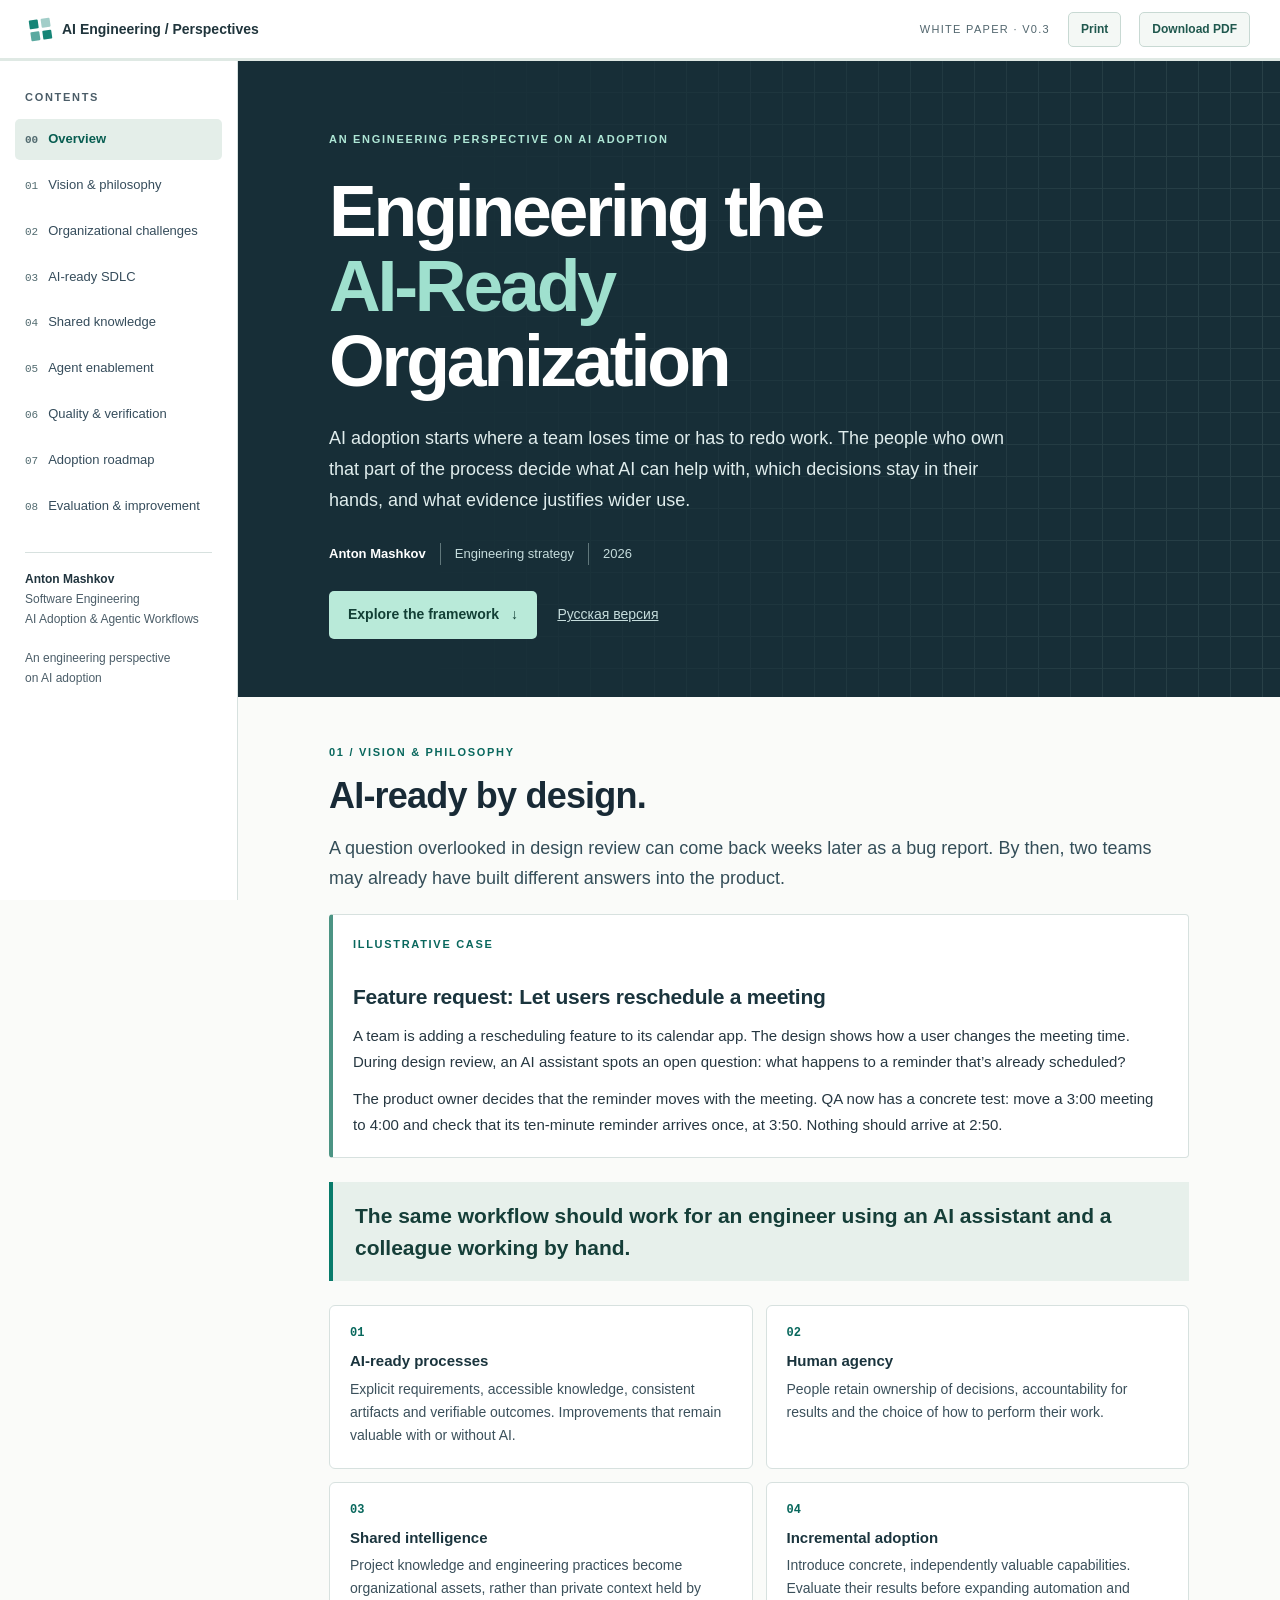
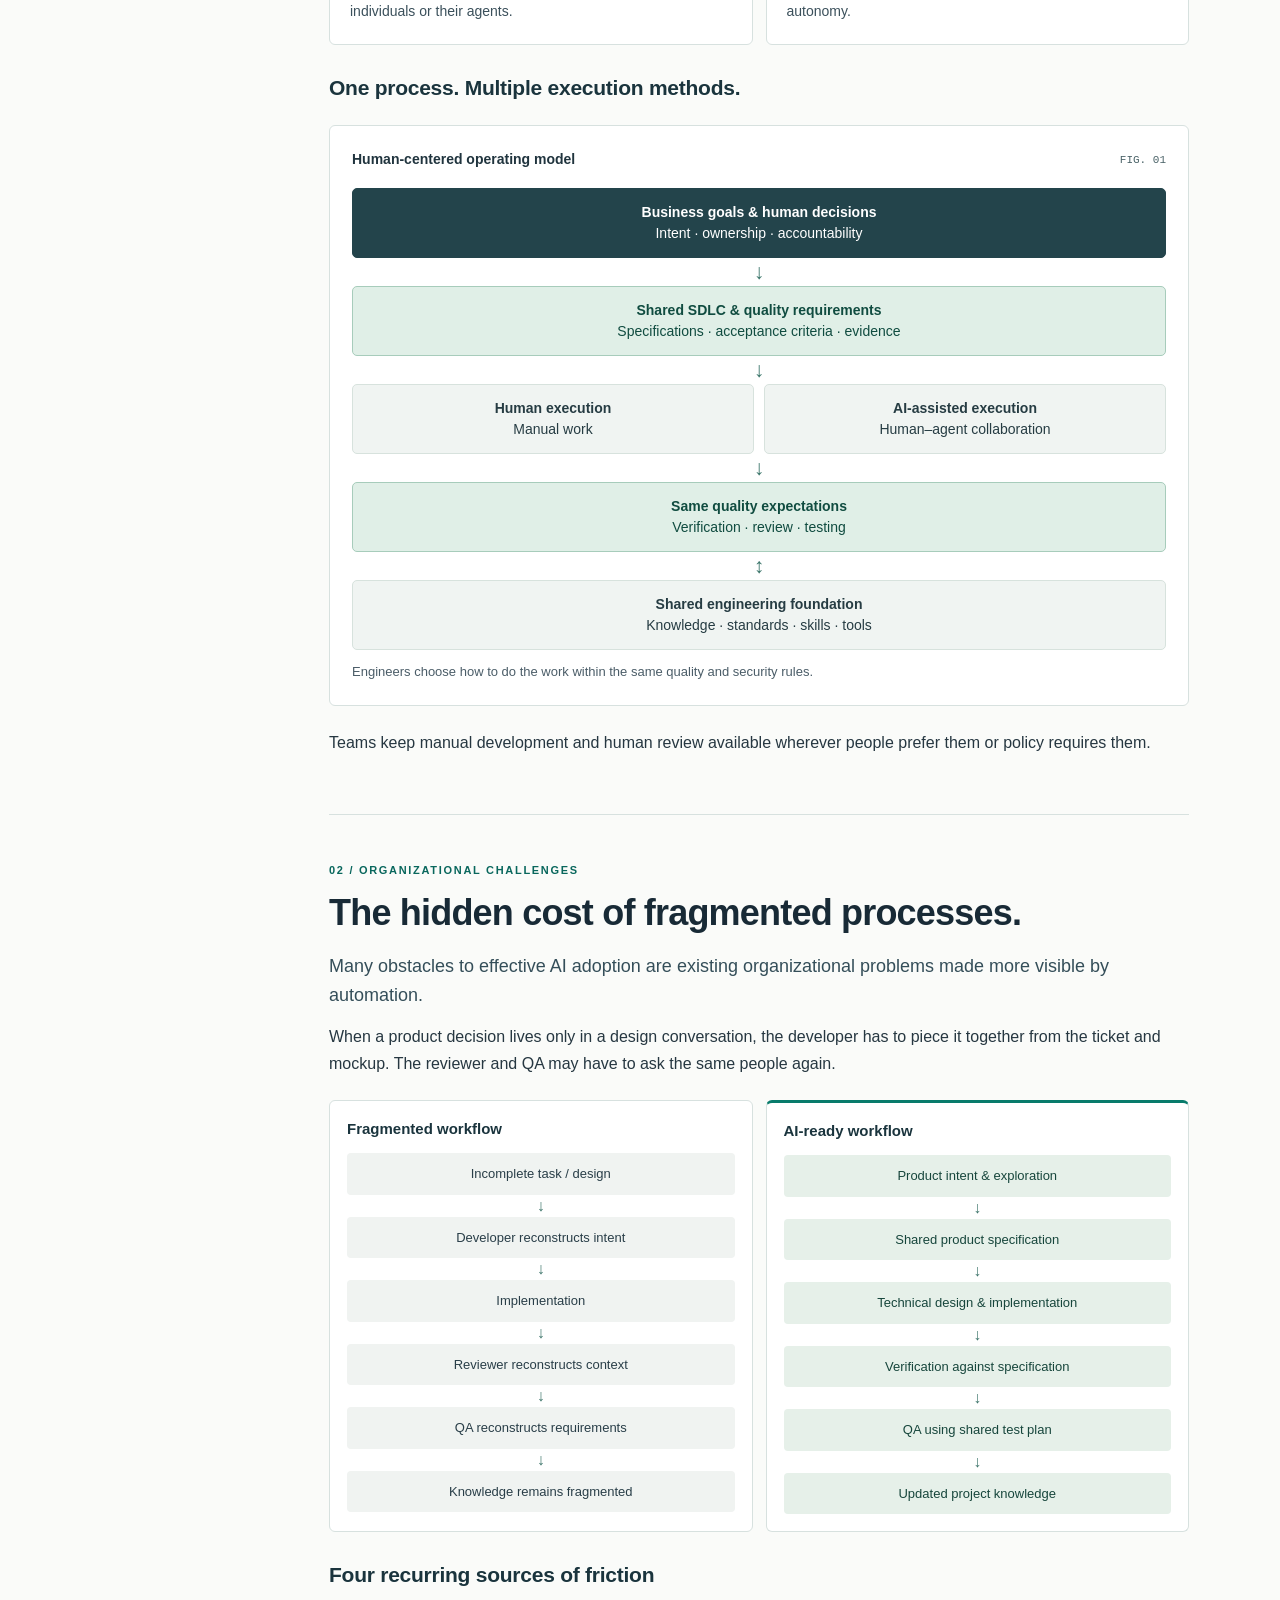
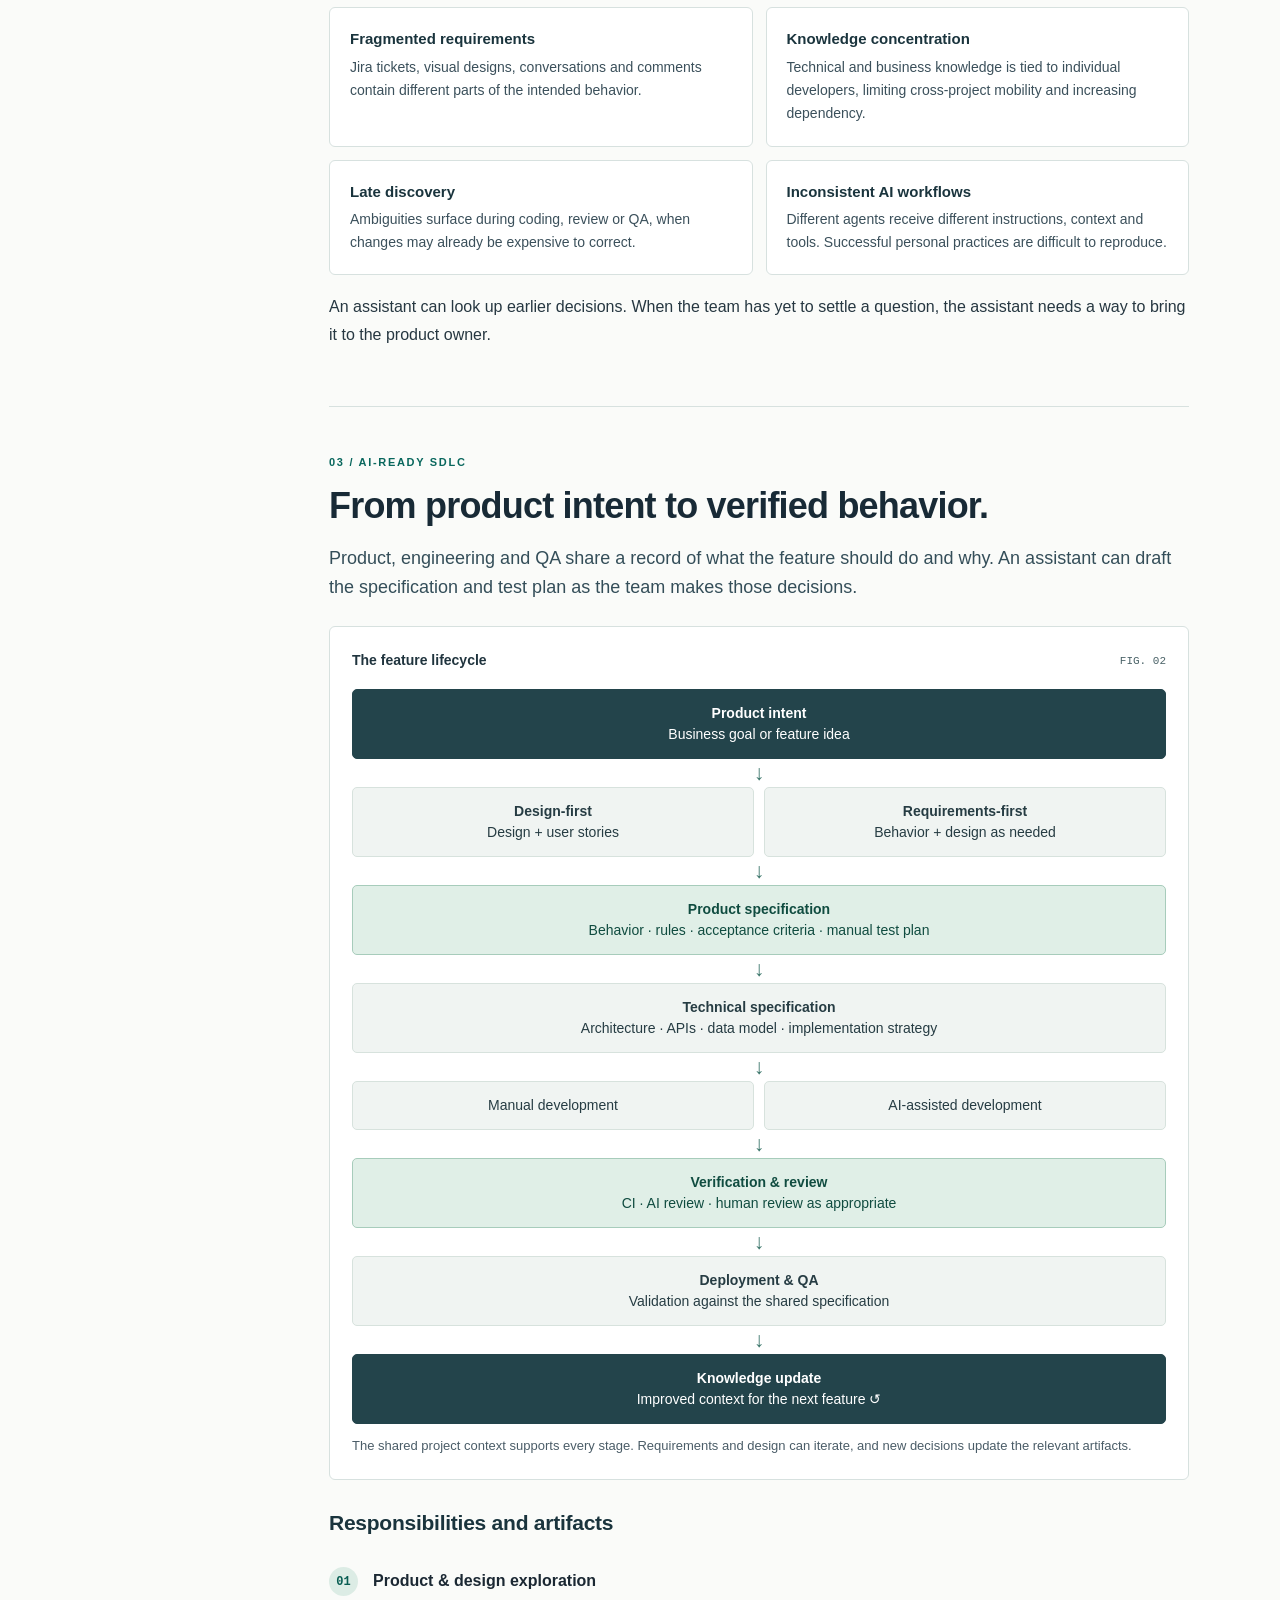
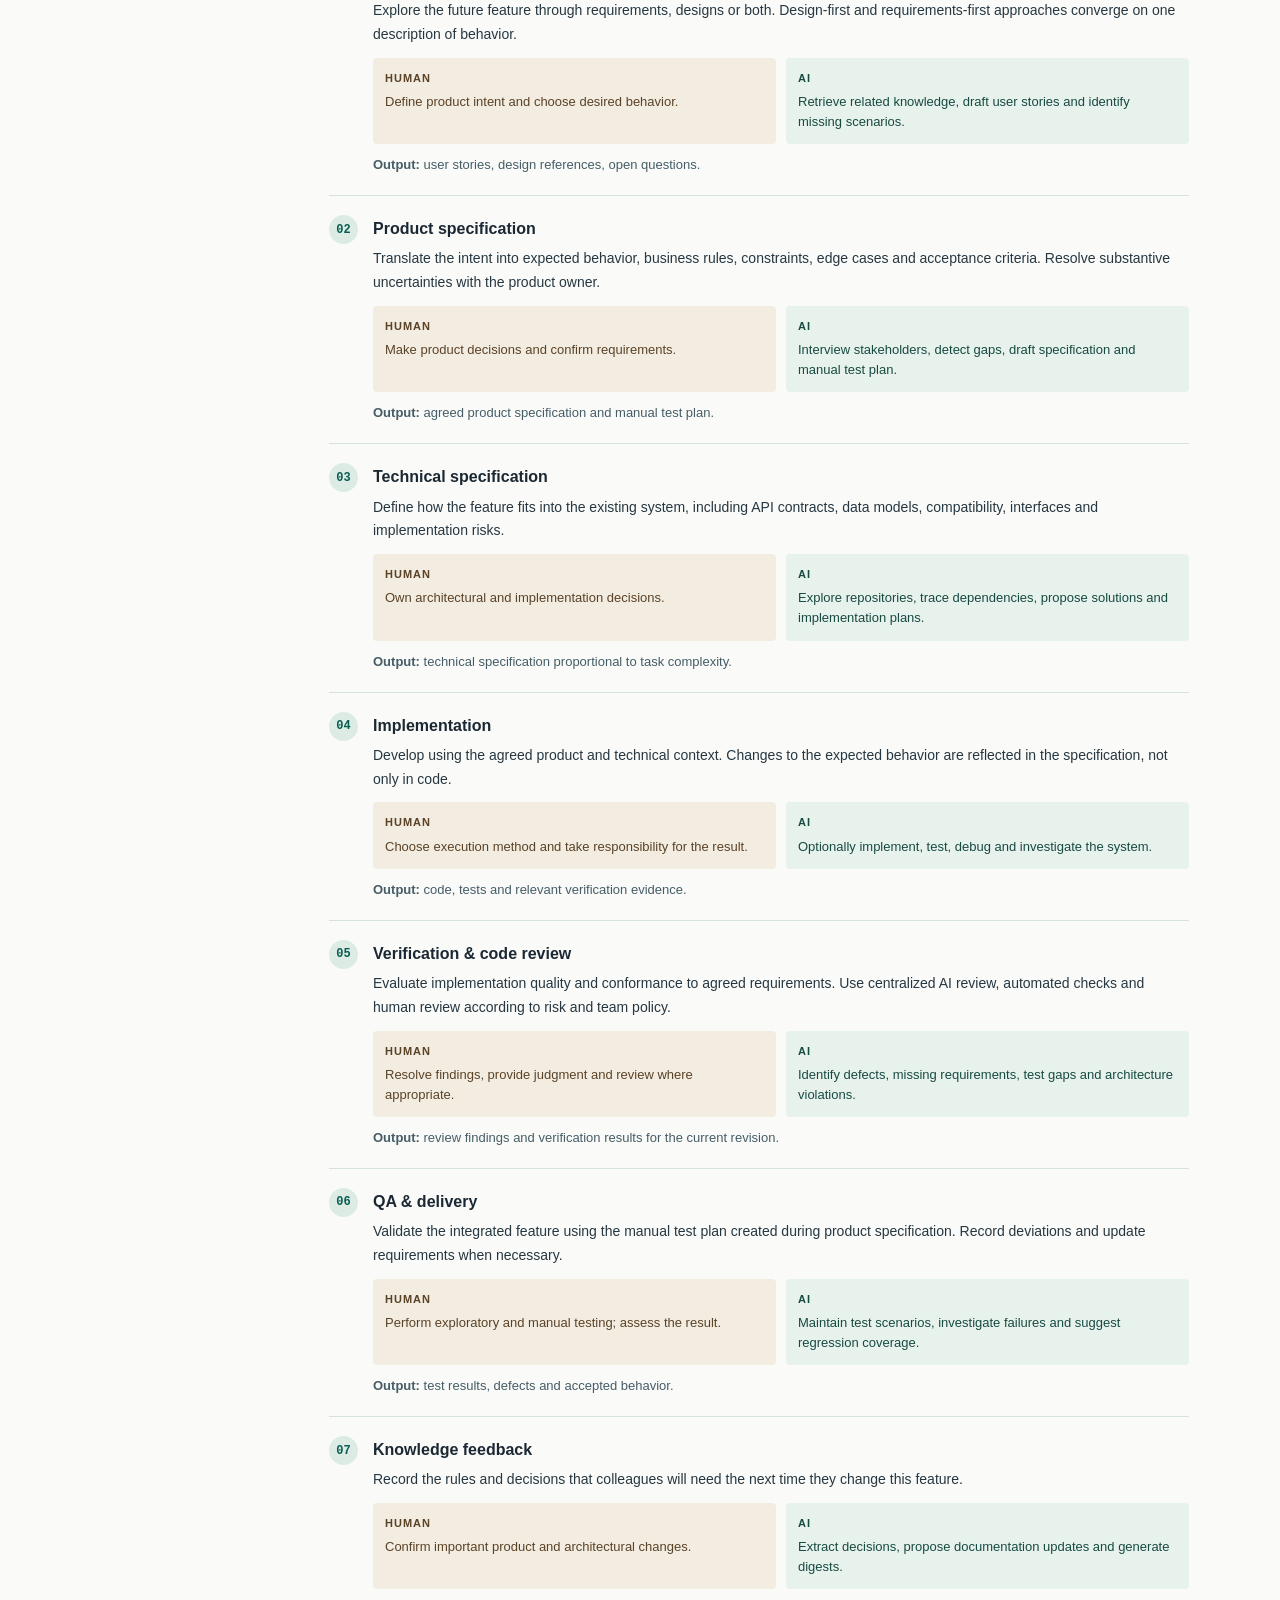
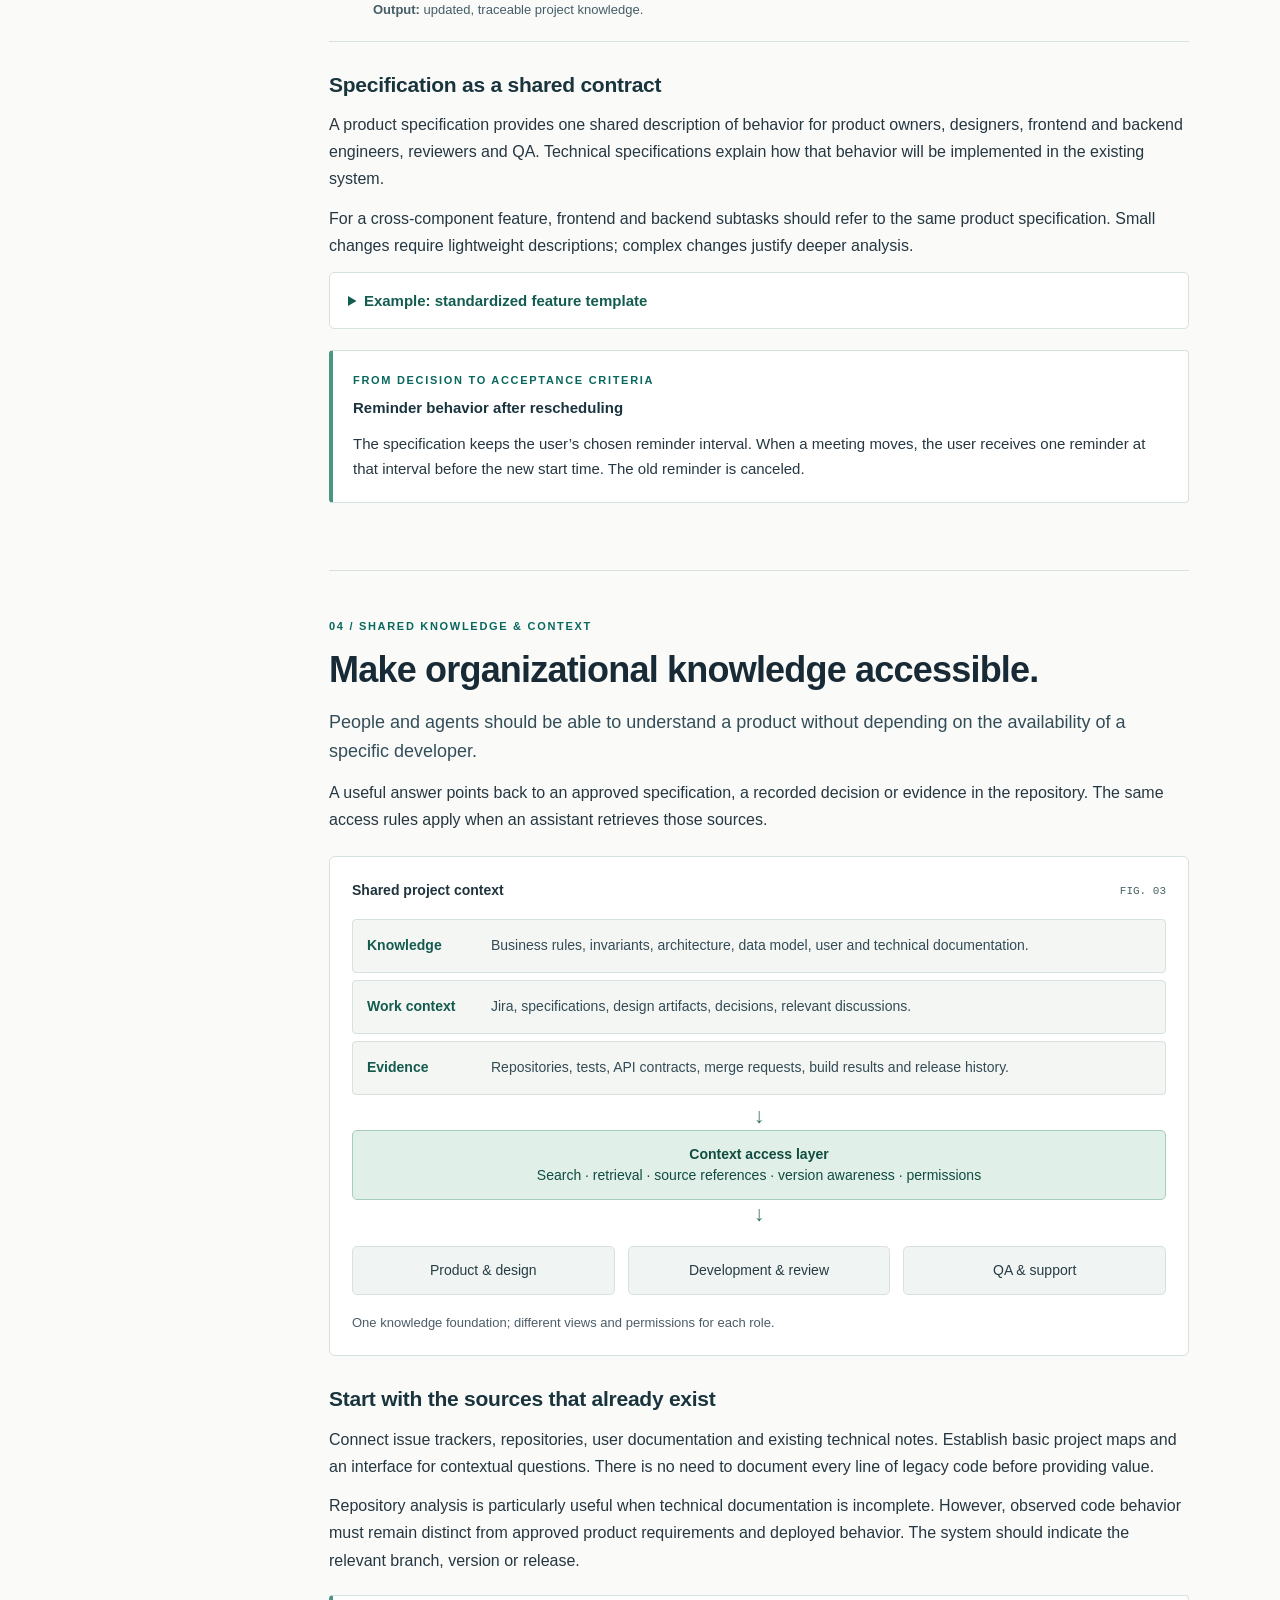
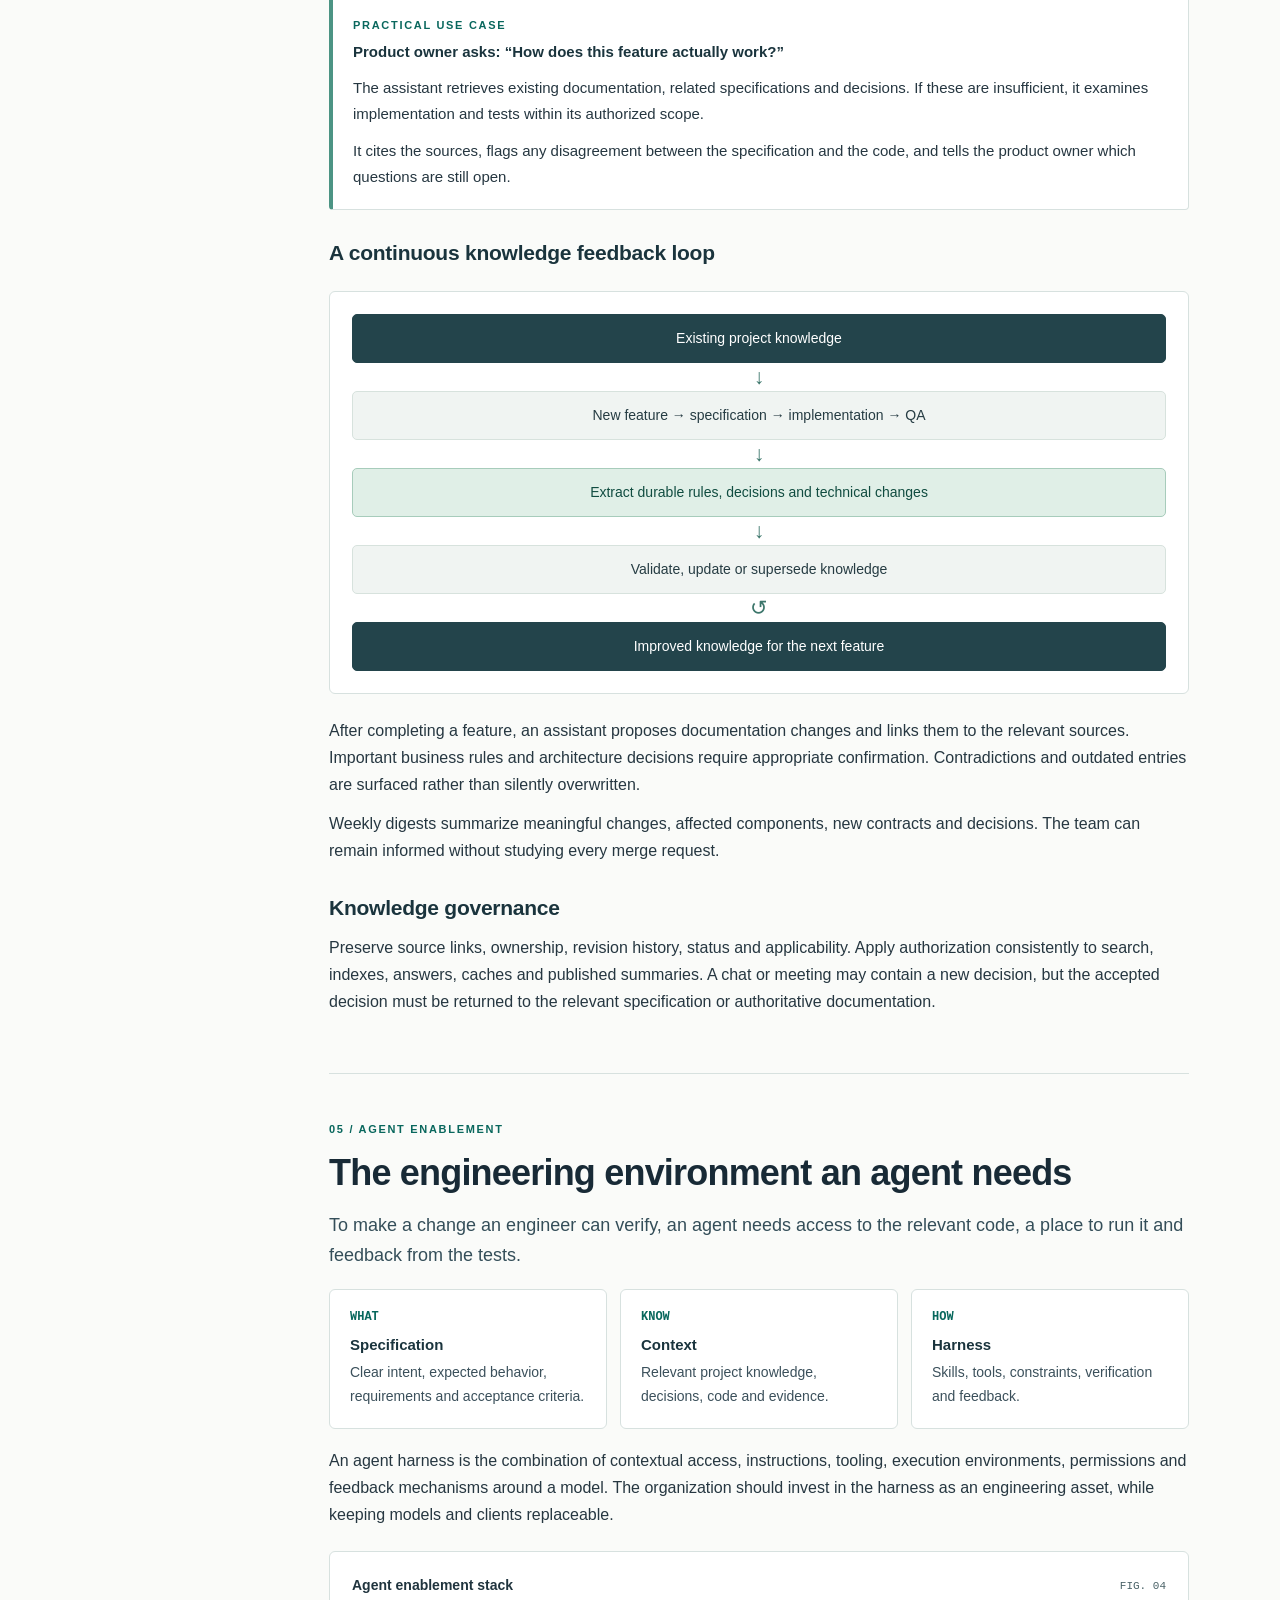
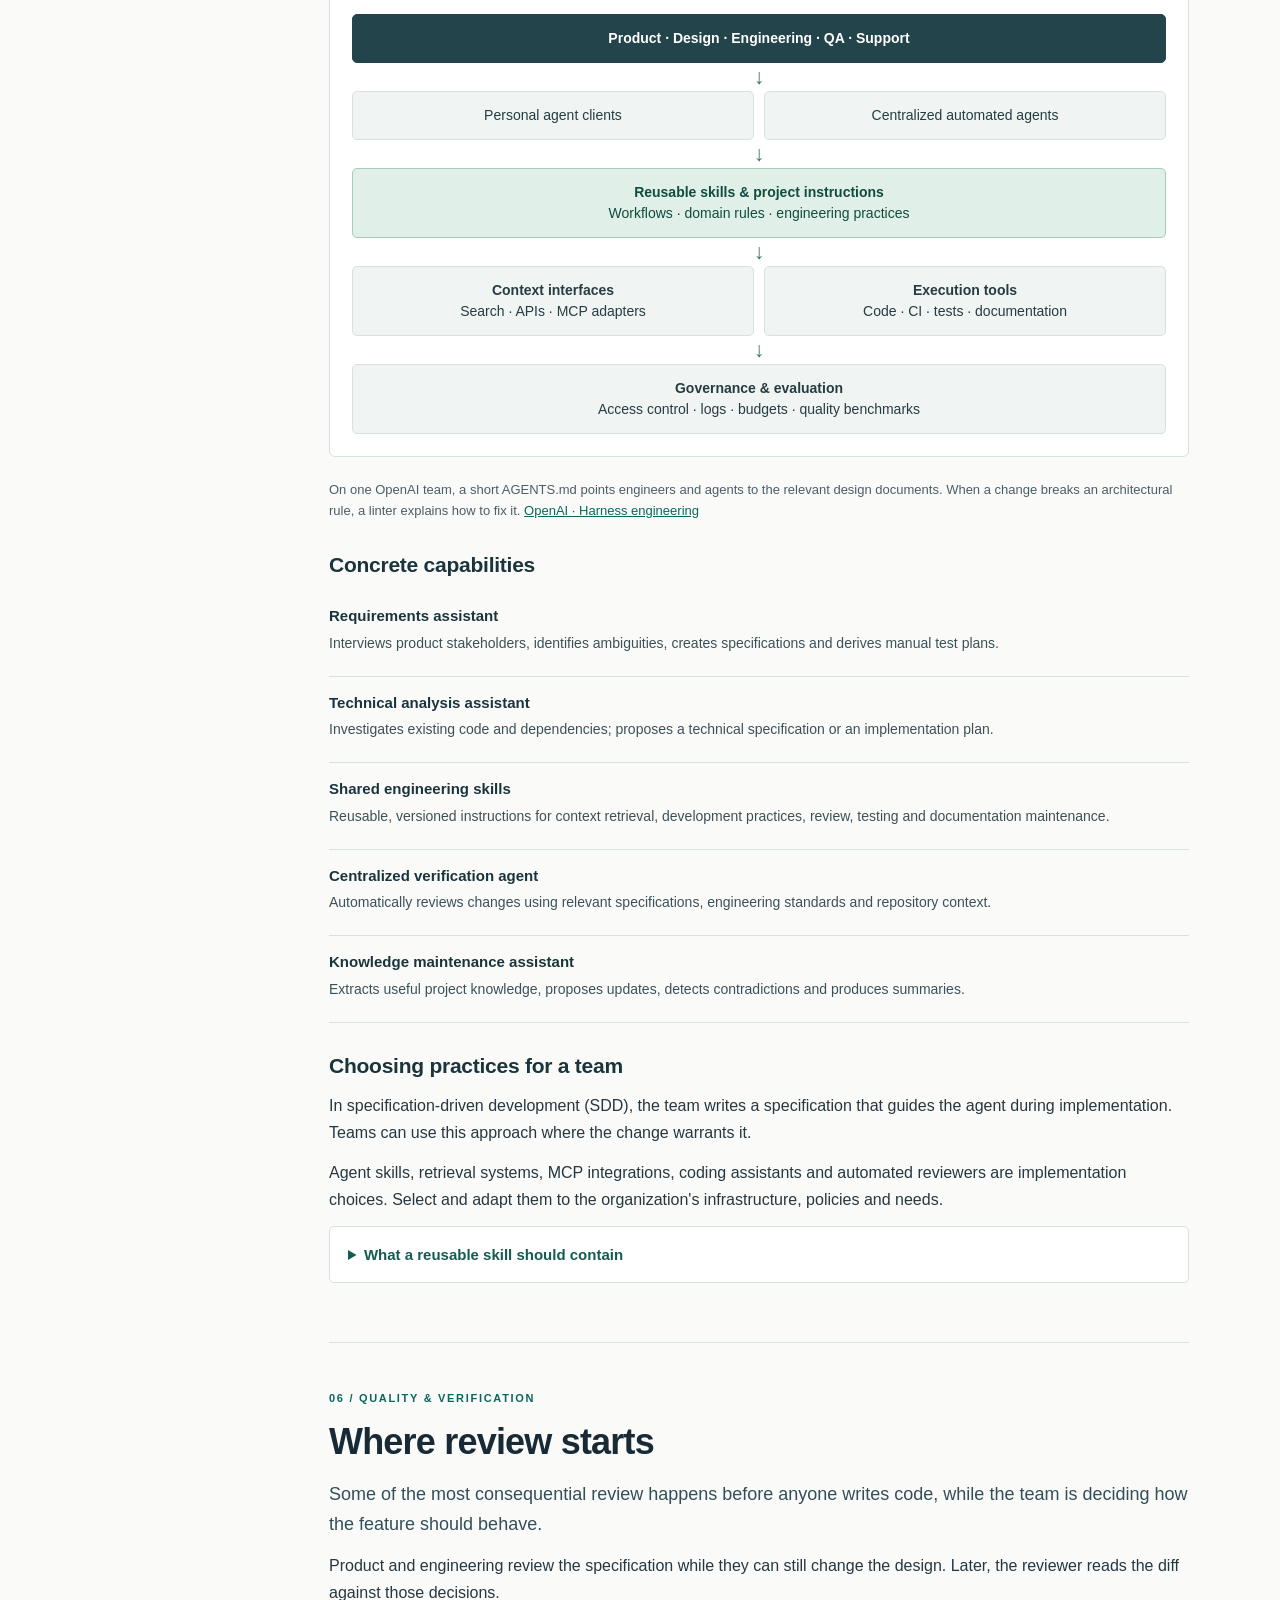
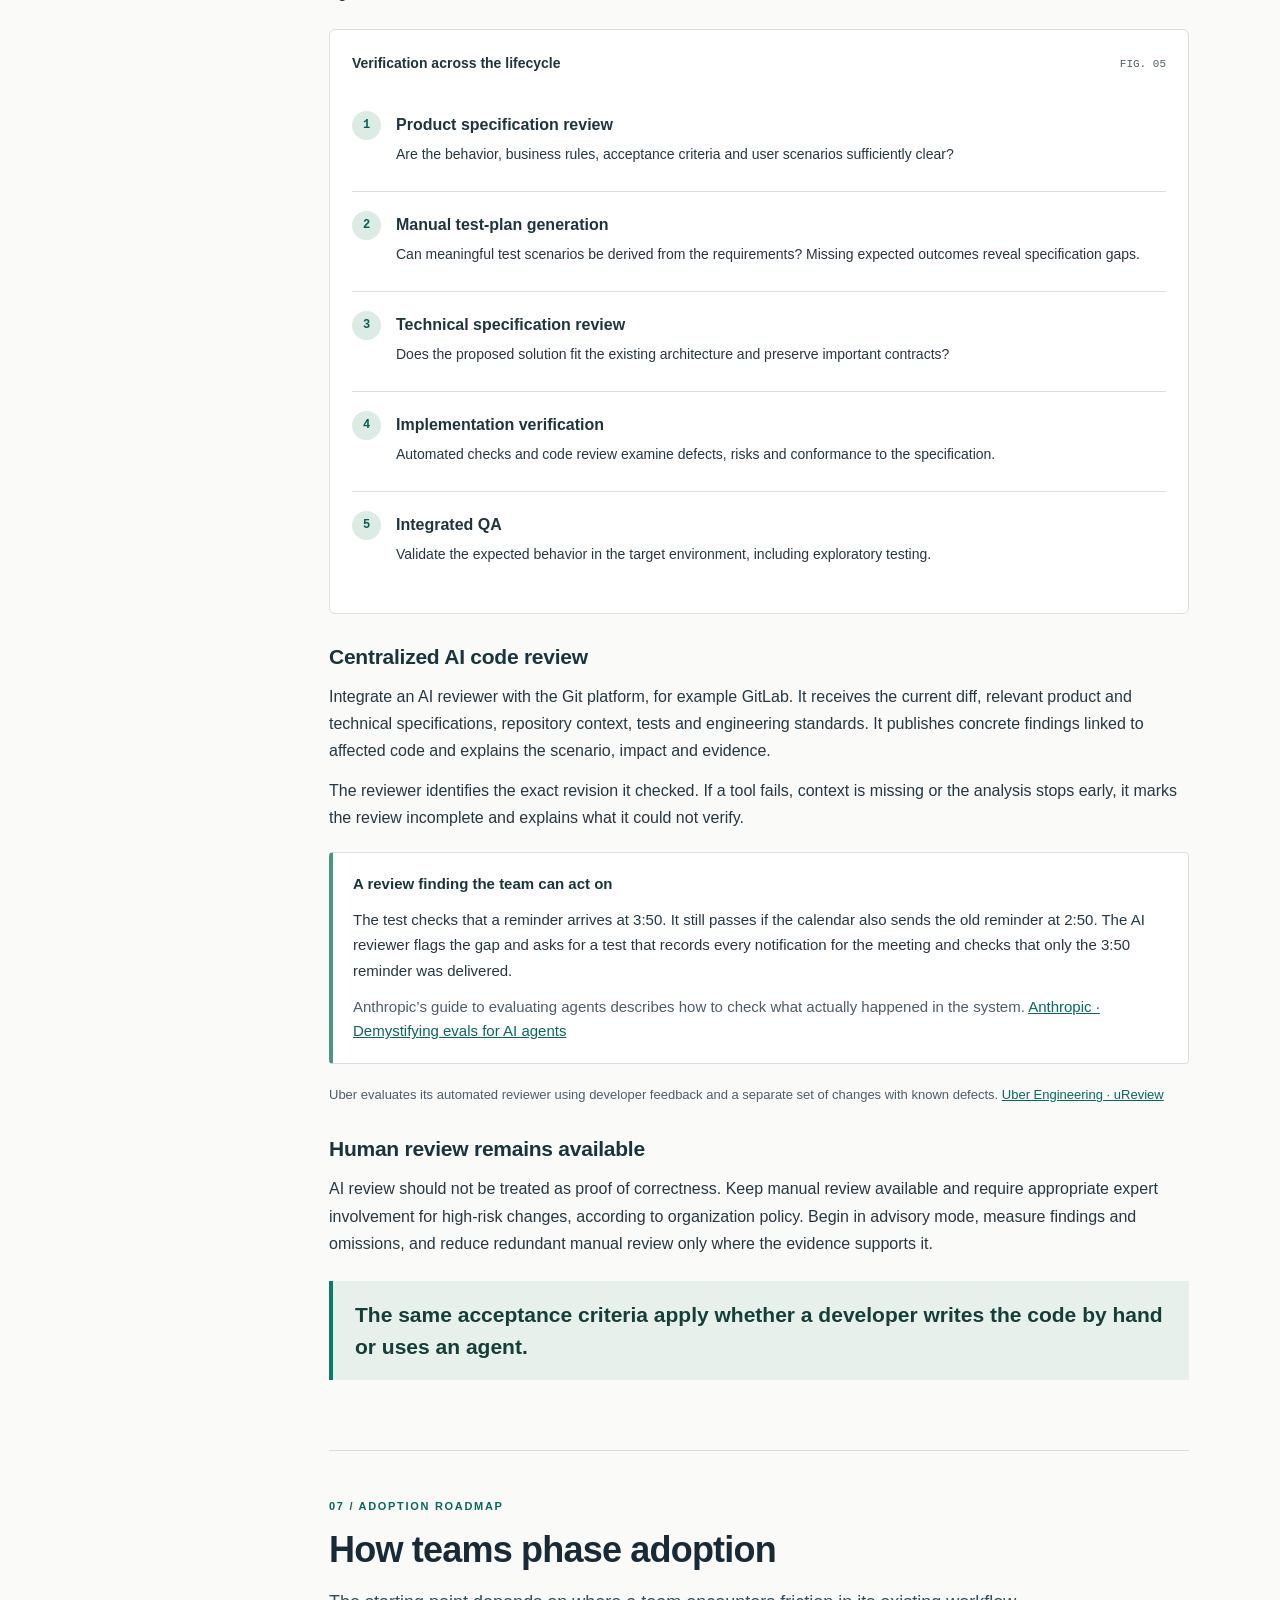
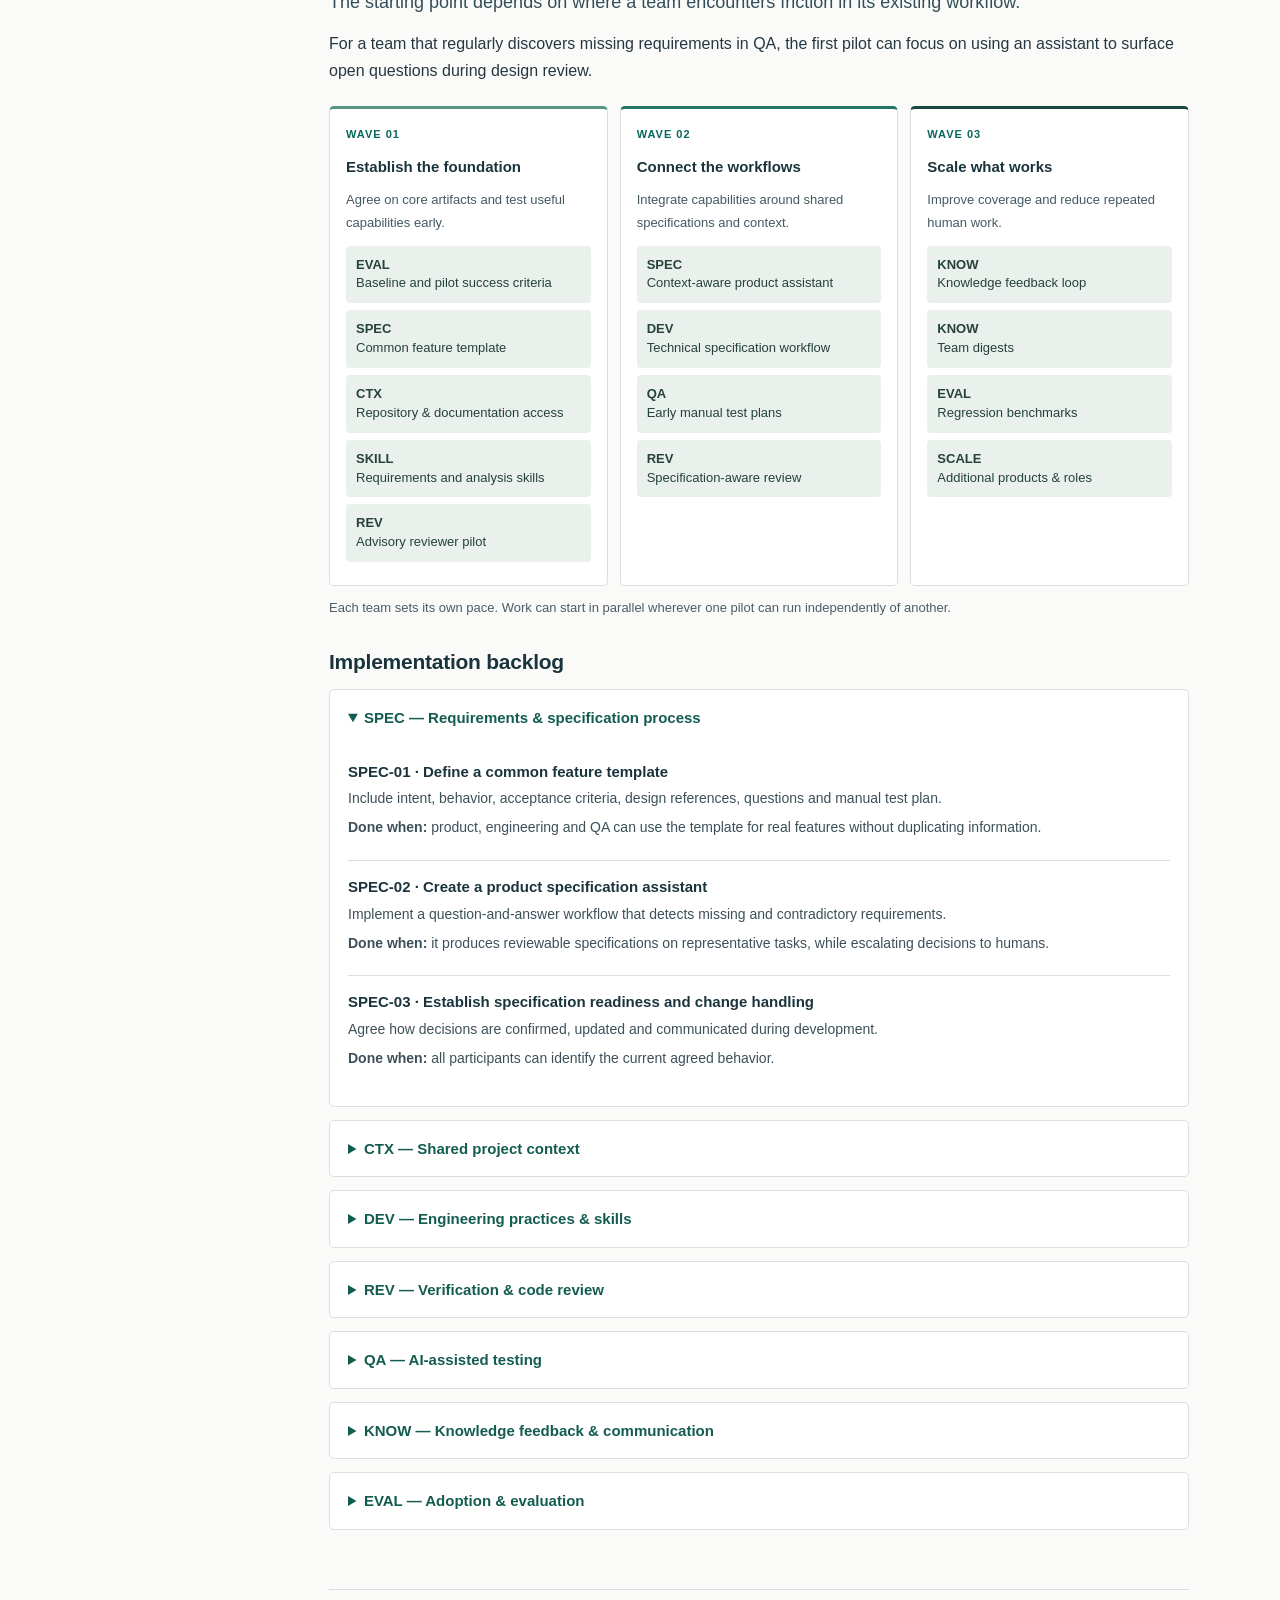
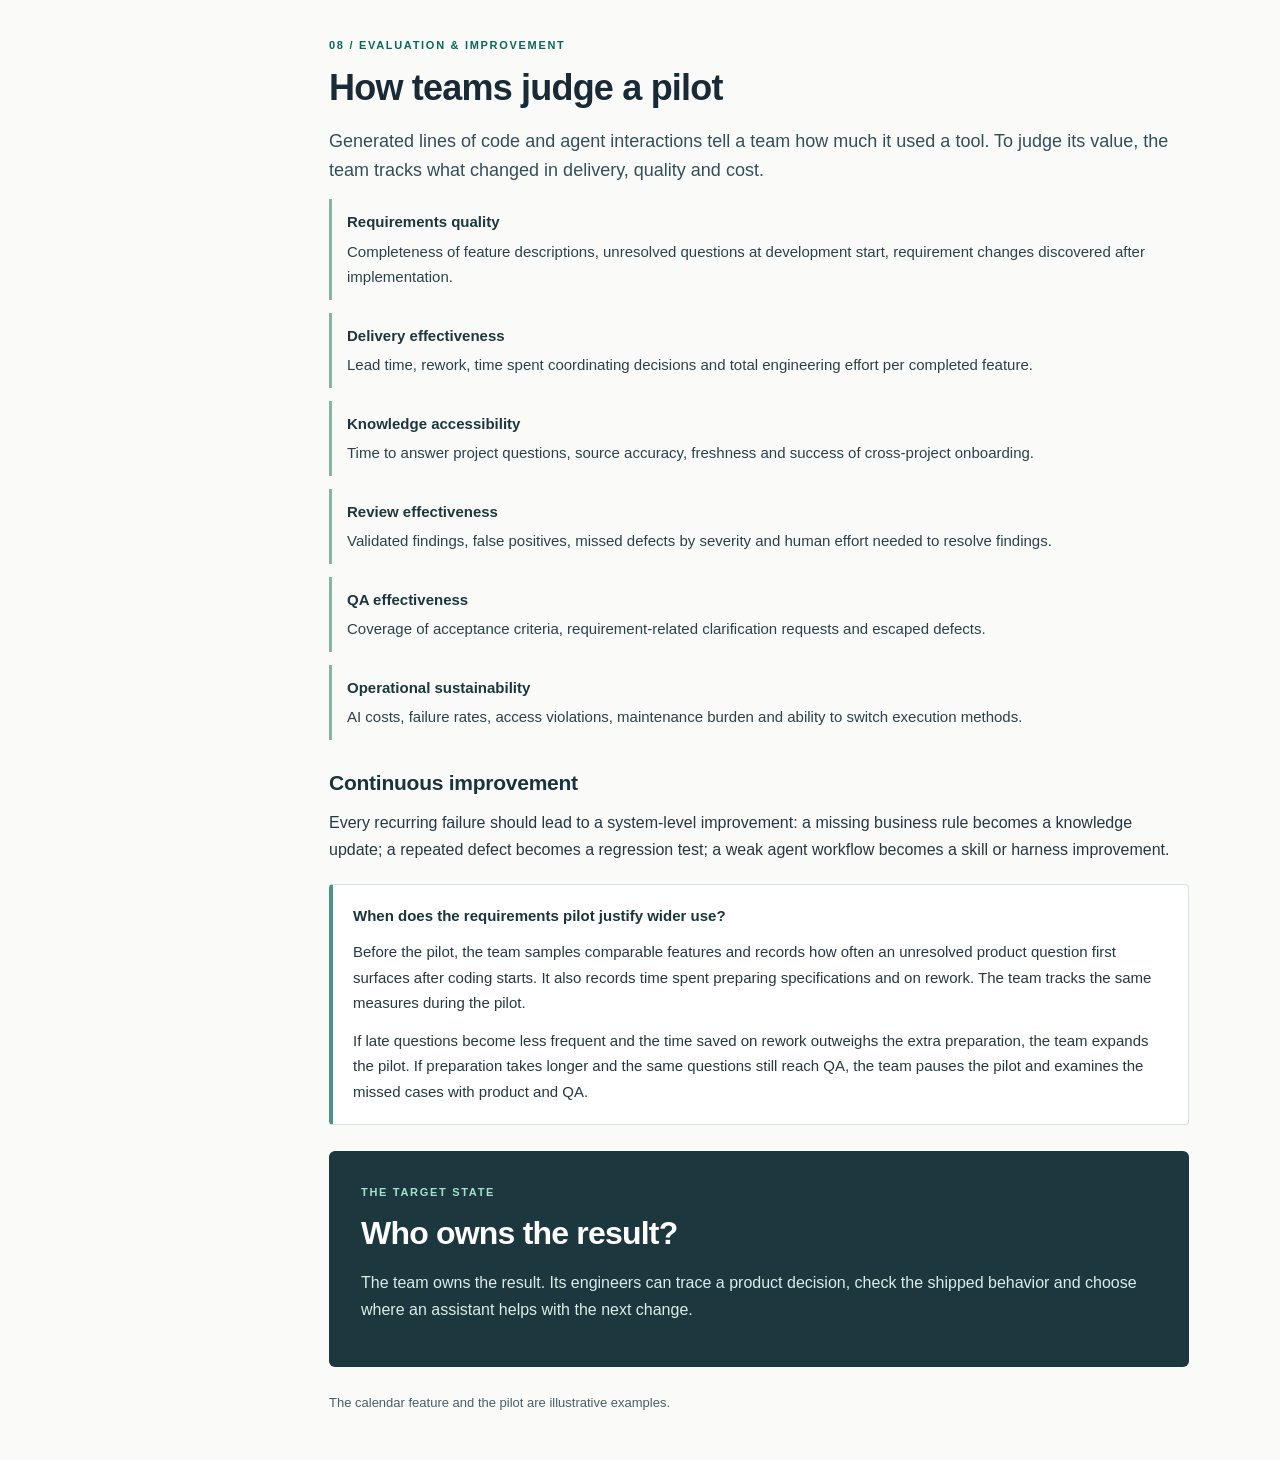
<file: index.html>
<!doctype html>
<html lang="en">
<head>
  <meta charset="utf-8">
  <meta name="viewport" content="width=device-width, initial-scale=1">
  <meta name="color-scheme" content="light">
  <meta name="description" content="A human-centered framework for AI adoption across the software development lifecycle, by Anton Mashkov.">
  <title>Engineering the AI-Ready Organization — Anton Mashkov</title>
  <link rel="icon" href="assets/favicon.svg" type="image/svg+xml">
  <link rel="stylesheet" href="assets/styles.css">
  <script src="assets/main.js" defer></script>
  <link rel="alternate" hreflang="ru" href="ru/">
</head>
<body>
<a class="skip-link" href="#main-content">Skip to content</a>
<header class="top">
  <a class="brand" href="#cover"><span class="logo" aria-hidden="true"><i></i><i></i><i></i><i></i></span>AI Engineering / Perspectives</a>
  <div class="header-actions"><span class="version">White paper · v0.3</span><button class="print-button" type="button" id="print-button" hidden>Print</button><a class="print-button" href="output/pdf/ai-ready-organization.pdf" download>Download PDF</a></div>
  <div class="progress" aria-hidden="true"><div id="paper-progress"></div></div>
</header>
<div class="mobile-nav"><label for="chapter-select" class="sr-only">Navigate chapters</label><select id="chapter-select"><option value="cover">Overview</option><option value="vision">01 — Vision &amp; philosophy</option><option value="challenges">02 — Organizational challenges</option><option value="lifecycle">03 — AI-ready SDLC</option><option value="knowledge">04 — Shared knowledge</option><option value="harness">05 — Agent enablement</option><option value="quality">06 — Quality &amp; verification</option><option value="roadmap">07 — Adoption roadmap</option><option value="evaluation">08 — Evaluation &amp; improvement</option></select></div>
<div class="layout">
<aside class="sidebar" aria-label="Table of contents">
  <div class="eyebrow">Contents</div>
  <nav id="paper-nav" aria-label="Chapters">
    <a href="#cover" class="active" aria-current="location"><span>00</span> Overview</a>
    <a href="#vision"><span>01</span> Vision &amp; philosophy</a>
    <a href="#challenges"><span>02</span> Organizational challenges</a>
    <a href="#lifecycle"><span>03</span> AI-ready SDLC</a>
    <a href="#knowledge"><span>04</span> Shared knowledge</a>
    <a href="#harness"><span>05</span> Agent enablement</a>
    <a href="#quality"><span>06</span> Quality &amp; verification</a>
    <a href="#roadmap"><span>07</span> Adoption roadmap</a>
    <a href="#evaluation"><span>08</span> Evaluation &amp; improvement</a>
  </nav>
  <footer><b>Anton Mashkov</b><br>Software Engineering<br>AI Adoption &amp; Agentic Workflows<br><br>An engineering perspective<br>on AI adoption</footer>
</aside>
<div class="reading">
<div class="hero" id="cover"><div class="hero-inner">
  <div class="eyebrow">An engineering perspective on AI adoption</div>
  <h1>Engineering the<br><em>AI-Ready</em><br>Organization</h1>
  <p>AI adoption starts where a team loses time or has to redo work. The people who own that part of the process decide what AI can help with, which decisions stay in their hands, and what evidence justifies wider use.</p>
  <div class="meta"><b>Anton Mashkov</b><span>Engineering strategy</span><span>2026</span></div>
  <a class="primary" href="#vision">Explore the framework <span aria-hidden="true">↓</span></a>
  <a class="language-link" href="ru/index.html" hreflang="ru" lang="ru">Русская версия</a>
</div></div>
<main class="content" id="main-content">
<section id="vision" aria-labelledby="vision-heading">
<div class="eyebrow">01 / Vision &amp; philosophy</div>
<h2 id="vision-heading">AI-ready by design.</h2>
<p class="lead">A question overlooked in design review can come back weeks later as a bug report. By then, two teams may already have built different answers into the product.</p>
<div class="case">
<div class="eyebrow">Illustrative case</div>
<h3>Feature request: Let users reschedule a meeting</h3>
<p>A team is adding a rescheduling feature to its calendar app. The design shows how a user changes the meeting time. During design review, an AI assistant spots an open question: what happens to a reminder that’s already scheduled?</p>
<p>The product owner decides that the reminder moves with the meeting. QA now has a concrete test: move a 3:00 meeting to 4:00 and check that its ten-minute reminder arrives once, at 3:50. Nothing should arrive at 2:50.</p>
</div>
<blockquote class="quote">The same workflow should work for an engineer using an AI assistant and a colleague working by hand.</blockquote>
<div class="two">
<div class="tile"><div class="num">01</div><h4>AI-ready processes</h4><p>Explicit requirements, accessible knowledge, consistent artifacts and verifiable outcomes. Improvements that remain valuable with or without AI.</p></div>
<div class="tile"><div class="num">02</div><h4>Human agency</h4><p>People retain ownership of decisions, accountability for results and the choice of how to perform their work.</p></div>
<div class="tile"><div class="num">03</div><h4>Shared intelligence</h4><p>Project knowledge and engineering practices become organizational assets, rather than private context held by individuals or their agents.</p></div>
<div class="tile"><div class="num">04</div><h4>Incremental adoption</h4><p>Introduce concrete, independently valuable capabilities. Evaluate their results before expanding automation and autonomy.</p></div>
</div>
<h3>One process. Multiple execution methods.</h3>
<figure class="diagram">
<div class="diagram-head"><b>Human-centered operating model</b><span>FIG. 01</span></div>
<div class="node dark"><b>Business goals &amp; human decisions</b>Intent · ownership · accountability</div>
<div class="arrow" aria-hidden="true">↓</div>
<div class="node strong"><b>Shared SDLC &amp; quality requirements</b>Specifications · acceptance criteria · evidence</div>
<div class="arrow" aria-hidden="true">↓</div>
<div class="lane"><div class="node"><b>Human execution</b>Manual work</div><div class="node"><b>AI-assisted execution</b>Human–agent collaboration</div></div>
<div class="arrow" aria-hidden="true">↓</div>
<div class="node strong"><b>Same quality expectations</b>Verification · review · testing</div>
<div class="arrow" aria-hidden="true">↕</div>
<div class="node"><b>Shared engineering foundation</b>Knowledge · standards · skills · tools</div>
<figcaption class="caption">Engineers choose how to do the work within the same quality and security rules.</figcaption>
</figure>
<p>Teams keep manual development and human review available wherever people prefer them or policy requires them.</p>
</section>
<section id="challenges" aria-labelledby="challenges-heading">
<div class="eyebrow">02 / Organizational challenges</div>
<h2 id="challenges-heading">The hidden cost of fragmented processes.</h2>
<p class="lead">Many obstacles to effective AI adoption are existing organizational problems made more visible by automation.</p>
<p>When a product decision lives only in a design conversation, the developer has to piece it together from the ticket and mockup. The reviewer and QA may have to ask the same people again.</p>
<div class="compare">
<div><h4>Fragmented workflow</h4><div class="chain">Incomplete task / design</div><div class="tiny-arrow" aria-hidden="true">↓</div><div class="chain">Developer reconstructs intent</div><div class="tiny-arrow" aria-hidden="true">↓</div><div class="chain">Implementation</div><div class="tiny-arrow" aria-hidden="true">↓</div><div class="chain">Reviewer reconstructs context</div><div class="tiny-arrow" aria-hidden="true">↓</div><div class="chain">QA reconstructs requirements</div><div class="tiny-arrow" aria-hidden="true">↓</div><div class="chain">Knowledge remains fragmented</div></div>
<div><h4>AI-ready workflow</h4><div class="chain">Product intent &amp; exploration</div><div class="tiny-arrow" aria-hidden="true">↓</div><div class="chain">Shared product specification</div><div class="tiny-arrow" aria-hidden="true">↓</div><div class="chain">Technical design &amp; implementation</div><div class="tiny-arrow" aria-hidden="true">↓</div><div class="chain">Verification against specification</div><div class="tiny-arrow" aria-hidden="true">↓</div><div class="chain">QA using shared test plan</div><div class="tiny-arrow" aria-hidden="true">↓</div><div class="chain">Updated project knowledge</div></div>
</div>
<h3>Four recurring sources of friction</h3>
<div class="two">
<div class="tile"><h4>Fragmented requirements</h4><p>Jira tickets, visual designs, conversations and comments contain different parts of the intended behavior.</p></div>
<div class="tile"><h4>Knowledge concentration</h4><p>Technical and business knowledge is tied to individual developers, limiting cross-project mobility and increasing dependency.</p></div>
<div class="tile"><h4>Late discovery</h4><p>Ambiguities surface during coding, review or QA, when changes may already be expensive to correct.</p></div>
<div class="tile"><h4>Inconsistent AI workflows</h4><p>Different agents receive different instructions, context and tools. Successful personal practices are difficult to reproduce.</p></div>
</div>
<p>An assistant can look up earlier decisions. When the team has yet to settle a question, the assistant needs a way to bring it to the product owner.</p>
</section>
<section id="lifecycle" aria-labelledby="lifecycle-heading">
<div class="eyebrow">03 / AI-ready SDLC</div>
<h2 id="lifecycle-heading">From product intent to verified behavior.</h2>
<p class="lead">Product, engineering and QA share a record of what the feature should do and why. An assistant can draft the specification and test plan as the team makes those decisions.</p>
<figure class="diagram">
<div class="diagram-head"><b>The feature lifecycle</b><span>FIG. 02</span></div>
<div class="node dark"><b>Product intent</b>Business goal or feature idea</div><div class="arrow" aria-hidden="true">↓</div>
<div class="lane"><div class="node"><b>Design-first</b>Design + user stories</div><div class="node"><b>Requirements-first</b>Behavior + design as needed</div></div><div class="arrow" aria-hidden="true">↓</div>
<div class="node strong"><b>Product specification</b>Behavior · rules · acceptance criteria · manual test plan</div><div class="arrow" aria-hidden="true">↓</div>
<div class="node"><b>Technical specification</b>Architecture · APIs · data model · implementation strategy</div><div class="arrow" aria-hidden="true">↓</div>
<div class="lane"><div class="node">Manual development</div><div class="node">AI-assisted development</div></div><div class="arrow" aria-hidden="true">↓</div>
<div class="node strong"><b>Verification &amp; review</b>CI · AI review · human review as appropriate</div><div class="arrow" aria-hidden="true">↓</div>
<div class="node"><b>Deployment &amp; QA</b>Validation against the shared specification</div><div class="arrow" aria-hidden="true">↓</div>
<div class="node dark"><b>Knowledge update</b>Improved context for the next feature ↺</div>
<figcaption class="caption">The shared project context supports every stage. Requirements and design can iterate, and new decisions update the relevant artifacts.</figcaption>
</figure>
<h3>Responsibilities and artifacts</h3>
<div class="stage"><div class="step">01</div><div><b>Product &amp; design exploration</b><p>Explore the future feature through requirements, designs or both. Design-first and requirements-first approaches converge on one description of behavior.</p><div class="roles"><div class="role human"><b>Human</b>Define product intent and choose desired behavior.</div><div class="role"><b>AI</b>Retrieve related knowledge, draft user stories and identify missing scenarios.</div></div><div class="artifact"><strong>Output:</strong> user stories, design references, open questions.</div></div></div>
<div class="stage"><div class="step">02</div><div><b>Product specification</b><p>Translate the intent into expected behavior, business rules, constraints, edge cases and acceptance criteria. Resolve substantive uncertainties with the product owner.</p><div class="roles"><div class="role human"><b>Human</b>Make product decisions and confirm requirements.</div><div class="role"><b>AI</b>Interview stakeholders, detect gaps, draft specification and manual test plan.</div></div><div class="artifact"><strong>Output:</strong> agreed product specification and manual test plan.</div></div></div>
<div class="stage"><div class="step">03</div><div><b>Technical specification</b><p>Define how the feature fits into the existing system, including API contracts, data models, compatibility, interfaces and implementation risks.</p><div class="roles"><div class="role human"><b>Human</b>Own architectural and implementation decisions.</div><div class="role"><b>AI</b>Explore repositories, trace dependencies, propose solutions and implementation plans.</div></div><div class="artifact"><strong>Output:</strong> technical specification proportional to task complexity.</div></div></div>
<div class="stage"><div class="step">04</div><div><b>Implementation</b><p>Develop using the agreed product and technical context. Changes to the expected behavior are reflected in the specification, not only in code.</p><div class="roles"><div class="role human"><b>Human</b>Choose execution method and take responsibility for the result.</div><div class="role"><b>AI</b>Optionally implement, test, debug and investigate the system.</div></div><div class="artifact"><strong>Output:</strong> code, tests and relevant verification evidence.</div></div></div>
<div class="stage"><div class="step">05</div><div><b>Verification &amp; code review</b><p>Evaluate implementation quality and conformance to agreed requirements. Use centralized AI review, automated checks and human review according to risk and team policy.</p><div class="roles"><div class="role human"><b>Human</b>Resolve findings, provide judgment and review where appropriate.</div><div class="role"><b>AI</b>Identify defects, missing requirements, test gaps and architecture violations.</div></div><div class="artifact"><strong>Output:</strong> review findings and verification results for the current revision.</div></div></div>
<div class="stage"><div class="step">06</div><div><b>QA &amp; delivery</b><p>Validate the integrated feature using the manual test plan created during product specification. Record deviations and update requirements when necessary.</p><div class="roles"><div class="role human"><b>Human</b>Perform exploratory and manual testing; assess the result.</div><div class="role"><b>AI</b>Maintain test scenarios, investigate failures and suggest regression coverage.</div></div><div class="artifact"><strong>Output:</strong> test results, defects and accepted behavior.</div></div></div>
<div class="stage"><div class="step">07</div><div><b>Knowledge feedback</b><p>Record the rules and decisions that colleagues will need the next time they change this feature.</p><div class="roles"><div class="role human"><b>Human</b>Confirm important product and architectural changes.</div><div class="role"><b>AI</b>Extract decisions, propose documentation updates and generate digests.</div></div><div class="artifact"><strong>Output:</strong> updated, traceable project knowledge.</div></div></div>
<h3>Specification as a shared contract</h3>
<p>A product specification provides one shared description of behavior for product owners, designers, frontend and backend engineers, reviewers and QA. Technical specifications explain how that behavior will be implemented in the existing system.</p>
<p>For a cross-component feature, frontend and backend subtasks should refer to the same product specification. Small changes require lightweight descriptions; complex changes justify deeper analysis.</p>
<details><summary>Example: standardized feature template</summary><div><pre>FEATURE / ISSUE ID

01  Intent &amp; business objective
02  User stories and expected behavior
03  Business rules &amp; constraints
04  Design references and UI states
05  Acceptance criteria
06  Dependencies and unresolved questions
07  Manual test plan
08  Related decisions &amp; technical specification</pre><p class="note">A Jira template is one possible implementation. The objective is a common description of the feature, not mandatory long-form documentation.</p></div></details>
<div class="case"><div class="eyebrow">From decision to acceptance criteria</div><h4>Reminder behavior after rescheduling</h4><p>The specification keeps the user’s chosen reminder interval. When a meeting moves, the user receives one reminder at that interval before the new start time. The old reminder is canceled.</p></div>
</section>
<section id="knowledge" aria-labelledby="knowledge-heading">
<div class="eyebrow">04 / Shared knowledge &amp; context</div>
<h2 id="knowledge-heading">Make organizational knowledge accessible.</h2>
<p class="lead">People and agents should be able to understand a product without depending on the availability of a specific developer.</p>
<p>A useful answer points back to an approved specification, a recorded decision or evidence in the repository. The same access rules apply when an assistant retrieves those sources.</p>
<figure class="diagram">
<div class="diagram-head"><b>Shared project context</b><span>FIG. 03</span></div>
<div class="layer"><b>Knowledge</b><span>Business rules, invariants, architecture, data model, user and technical documentation.</span></div>
<div class="layer"><b>Work context</b><span>Jira, specifications, design artifacts, decisions, relevant discussions.</span></div>
<div class="layer"><b>Evidence</b><span>Repositories, tests, API contracts, merge requests, build results and release history.</span></div>
<div class="arrow" aria-hidden="true">↓</div>
<div class="node strong"><b>Context access layer</b>Search · retrieval · source references · version awareness · permissions</div><div class="arrow" aria-hidden="true">↓</div>
<div class="three"><div class="node">Product &amp; design</div><div class="node">Development &amp; review</div><div class="node">QA &amp; support</div></div>
<figcaption class="caption">One knowledge foundation; different views and permissions for each role.</figcaption>
</figure>
<h3>Start with the sources that already exist</h3>
<p>Connect issue trackers, repositories, user documentation and existing technical notes. Establish basic project maps and an interface for contextual questions. There is no need to document every line of legacy code before providing value.</p>
<p>Repository analysis is particularly useful when technical documentation is incomplete. However, observed code behavior must remain distinct from approved product requirements and deployed behavior. The system should indicate the relevant branch, version or release.</p>
<div class="case"><div class="eyebrow">Practical use case</div><h4>Product owner asks: “How does this feature actually work?”</h4><p>The assistant retrieves existing documentation, related specifications and decisions. If these are insufficient, it examines implementation and tests within its authorized scope.</p><p>It cites the sources, flags any disagreement between the specification and the code, and tells the product owner which questions are still open.</p></div>
<h3>A continuous knowledge feedback loop</h3>
<figure class="diagram" aria-label="Continuous knowledge feedback loop">
<div class="node dark">Existing project knowledge</div><div class="arrow" aria-hidden="true">↓</div>
<div class="node">New feature → specification → implementation → QA</div><div class="arrow" aria-hidden="true">↓</div>
<div class="node strong">Extract durable rules, decisions and technical changes</div><div class="arrow" aria-hidden="true">↓</div>
<div class="node">Validate, update or supersede knowledge</div><div class="arrow" aria-hidden="true">↺</div>
<div class="node dark">Improved knowledge for the next feature</div>
</figure>
<p>After completing a feature, an assistant proposes documentation changes and links them to the relevant sources. Important business rules and architecture decisions require appropriate confirmation. Contradictions and outdated entries are surfaced rather than silently overwritten.</p>
<p>Weekly digests summarize meaningful changes, affected components, new contracts and decisions. The team can remain informed without studying every merge request.</p>
<h3>Knowledge governance</h3>
<p>Preserve source links, ownership, revision history, status and applicability. Apply authorization consistently to search, indexes, answers, caches and published summaries. A chat or meeting may contain a new decision, but the accepted decision must be returned to the relevant specification or authoritative documentation.</p>
</section>
<section id="harness" aria-labelledby="harness-heading">
<div class="eyebrow">05 / Agent enablement</div>
<h2 id="harness-heading">The engineering environment an agent needs</h2>
<p class="lead">To make a change an engineer can verify, an agent needs access to the relevant code, a place to run it and feedback from the tests.</p>
<div class="three">
<div class="tile"><div class="num">WHAT</div><h4>Specification</h4><p>Clear intent, expected behavior, requirements and acceptance criteria.</p></div>
<div class="tile"><div class="num">KNOW</div><h4>Context</h4><p>Relevant project knowledge, decisions, code and evidence.</p></div>
<div class="tile"><div class="num">HOW</div><h4>Harness</h4><p>Skills, tools, constraints, verification and feedback.</p></div>
</div>
<p>An agent harness is the combination of contextual access, instructions, tooling, execution environments, permissions and feedback mechanisms around a model. The organization should invest in the harness as an engineering asset, while keeping models and clients replaceable.</p>
<figure class="diagram">
<div class="diagram-head"><b>Agent enablement stack</b><span>FIG. 04</span></div>
<div class="node dark"><b>Product · Design · Engineering · QA · Support</b></div><div class="arrow" aria-hidden="true">↓</div>
<div class="lane"><div class="node">Personal agent clients</div><div class="node">Centralized automated agents</div></div><div class="arrow" aria-hidden="true">↓</div>
<div class="node strong"><b>Reusable skills &amp; project instructions</b>Workflows · domain rules · engineering practices</div><div class="arrow" aria-hidden="true">↓</div>
<div class="lane"><div class="node"><b>Context interfaces</b>Search · APIs · MCP adapters</div><div class="node"><b>Execution tools</b>Code · CI · tests · documentation</div></div><div class="arrow" aria-hidden="true">↓</div>
<div class="node"><b>Governance &amp; evaluation</b>Access control · logs · budgets · quality benchmarks</div>
</figure>
<p class="note">On one OpenAI team, a short AGENTS.md points engineers and agents to the relevant design documents. When a change breaks an architectural rule, a linter explains how to fix it. <a href="https://openai.com/index/harness-engineering/">OpenAI · Harness engineering</a></p>
<h3>Concrete capabilities</h3>
<div class="check"><h4>Requirements assistant</h4><p>Interviews product stakeholders, identifies ambiguities, creates specifications and derives manual test plans.</p></div>
<div class="check"><h4>Technical analysis assistant</h4><p>Investigates existing code and dependencies; proposes a technical specification or an implementation plan.</p></div>
<div class="check"><h4>Shared engineering skills</h4><p>Reusable, versioned instructions for context retrieval, development practices, review, testing and documentation maintenance.</p></div>
<div class="check"><h4>Centralized verification agent</h4><p>Automatically reviews changes using relevant specifications, engineering standards and repository context.</p></div>
<div class="check"><h4>Knowledge maintenance assistant</h4><p>Extracts useful project knowledge, proposes updates, detects contradictions and produces summaries.</p></div>
<h3>Choosing practices for a team</h3>
<p>In specification-driven development (SDD), the team writes a specification that guides the agent during implementation. Teams can use this approach where the change warrants it.</p>
<p>Agent skills, retrieval systems, MCP integrations, coding assistants and automated reviewers are implementation choices. Select and adapt them to the organization's infrastructure, policies and needs.</p>
<details><summary>What a reusable skill should contain</summary><div><ul><li>Purpose, applicability and expected output.</li><li>Required sources and tools.</li><li>Steps, quality checks and handling of uncertainty.</li><li>Examples and known failure cases.</li><li>Version, owner and evaluation scenarios.</li></ul><p class="note">Keep enforceable policies in deterministic tooling when possible. A written instruction is not a substitute for an actual security, test or access-control check.</p></div></details>
</section>
<section id="quality" aria-labelledby="quality-heading">
<div class="eyebrow">06 / Quality &amp; verification</div>
<h2 id="quality-heading">Where review starts</h2>
<p class="lead">Some of the most consequential review happens before anyone writes code, while the team is deciding how the feature should behave.</p>
<p>Product and engineering review the specification while they can still change the design. Later, the reviewer reads the diff against those decisions.</p>
<figure class="diagram"><div class="diagram-head"><b>Verification across the lifecycle</b><span>FIG. 05</span></div>
<div class="stage"><div class="step">1</div><div><b>Product specification review</b><p>Are the behavior, business rules, acceptance criteria and user scenarios sufficiently clear?</p></div></div>
<div class="stage"><div class="step">2</div><div><b>Manual test-plan generation</b><p>Can meaningful test scenarios be derived from the requirements? Missing expected outcomes reveal specification gaps.</p></div></div>
<div class="stage"><div class="step">3</div><div><b>Technical specification review</b><p>Does the proposed solution fit the existing architecture and preserve important contracts?</p></div></div>
<div class="stage"><div class="step">4</div><div><b>Implementation verification</b><p>Automated checks and code review examine defects, risks and conformance to the specification.</p></div></div>
<div class="stage"><div class="step">5</div><div><b>Integrated QA</b><p>Validate the expected behavior in the target environment, including exploratory testing.</p></div></div>
</figure>
<h3>Centralized AI code review</h3>
<p>Integrate an AI reviewer with the Git platform, for example GitLab. It receives the current diff, relevant product and technical specifications, repository context, tests and engineering standards. It publishes concrete findings linked to affected code and explains the scenario, impact and evidence.</p>
<p>The reviewer identifies the exact revision it checked. If a tool fails, context is missing or the analysis stops early, it marks the review incomplete and explains what it could not verify.</p>
<div class="case"><h4>A review finding the team can act on</h4><p>The test checks that a reminder arrives at 3:50. It still passes if the calendar also sends the old reminder at 2:50. The AI reviewer flags the gap and asks for a test that records every notification for the meeting and checks that only the 3:50 reminder was delivered.</p><p class="note">Anthropic’s guide to evaluating agents describes how to check what actually happened in the system. <a href="https://www.anthropic.com/research/demystifying-evals-for-ai-agents">Anthropic · Demystifying evals for AI agents</a></p></div>
<p class="note">Uber evaluates its automated reviewer using developer feedback and a separate set of changes with known defects. <a href="https://www.uber.com/us/en/blog/ureview/">Uber Engineering · uReview</a></p>
<h3>Human review remains available</h3>
<p>AI review should not be treated as proof of correctness. Keep manual review available and require appropriate expert involvement for high-risk changes, according to organization policy. Begin in advisory mode, measure findings and omissions, and reduce redundant manual review only where the evidence supports it.</p>
<blockquote class="quote">The same acceptance criteria apply whether a developer writes the code by hand or uses an agent.</blockquote>
</section>
<section id="roadmap" aria-labelledby="roadmap-heading">
<div class="eyebrow">07 / Adoption roadmap</div>
<h2 id="roadmap-heading">How teams phase adoption</h2>
<p class="lead">The starting point depends on where a team encounters friction in its existing workflow.</p>
<p>For a team that regularly discovers missing requirements in QA, the first pilot can focus on using an assistant to surface open questions during design review.</p>
<div class="road">
<div class="wave"><div class="eyebrow">Wave 01</div><h4>Establish the foundation</h4><p>Agree on core artifacts and test useful capabilities early.</p><div class="task"><b>EVAL</b>Baseline and pilot success criteria</div><div class="task"><b>SPEC</b>Common feature template</div><div class="task"><b>CTX</b>Repository &amp; documentation access</div><div class="task"><b>SKILL</b>Requirements and analysis skills</div><div class="task"><b>REV</b>Advisory reviewer pilot</div></div>
<div class="wave"><div class="eyebrow">Wave 02</div><h4>Connect the workflows</h4><p>Integrate capabilities around shared specifications and context.</p><div class="task"><b>SPEC</b>Context-aware product assistant</div><div class="task"><b>DEV</b>Technical specification workflow</div><div class="task"><b>QA</b>Early manual test plans</div><div class="task"><b>REV</b>Specification-aware review</div></div>
<div class="wave"><div class="eyebrow">Wave 03</div><h4>Scale what works</h4><p>Improve coverage and reduce repeated human work.</p><div class="task"><b>KNOW</b>Knowledge feedback loop</div><div class="task"><b>KNOW</b>Team digests</div><div class="task"><b>EVAL</b>Regression benchmarks</div><div class="task"><b>SCALE</b>Additional products &amp; roles</div></div>
</div>
<p class="note">Each team sets its own pace. Work can start in parallel wherever one pilot can run independently of another.</p>
<h3>Implementation backlog</h3>
<details open><summary>SPEC — Requirements &amp; specification process</summary><div>
<div class="check"><h4>SPEC-01 · Define a common feature template</h4><p>Include intent, behavior, acceptance criteria, design references, questions and manual test plan.</p><p><b>Done when:</b> product, engineering and QA can use the template for real features without duplicating information.</p></div>
<div class="check"><h4>SPEC-02 · Create a product specification assistant</h4><p>Implement a question-and-answer workflow that detects missing and contradictory requirements.</p><p><b>Done when:</b> it produces reviewable specifications on representative tasks, while escalating decisions to humans.</p></div>
<div class="check"><h4>SPEC-03 · Establish specification readiness and change handling</h4><p>Agree how decisions are confirmed, updated and communicated during development.</p><p><b>Done when:</b> all participants can identify the current agreed behavior.</p></div>
</div></details>
<details><summary>CTX — Shared project context</summary><div>
<div class="check"><h4>CTX-01 · Inventory project knowledge sources</h4><p>Identify issue trackers, documentation, repositories, design and decision records; agree on access and ownership.</p></div>
<div class="check"><h4>CTX-02 · Build a context retrieval MVP</h4><p>Provide source-linked answers and repository fallback. Respect existing permissions.</p><p><b>Done when:</b> representative product and technical questions can be answered without the original developer.</p></div>
<div class="check"><h4>CTX-03 · Connect personal and centralized agents</h4><p>Expose a common context interface and adapt it to selected agent clients.</p></div>
</div></details>
<details><summary>DEV — Engineering practices &amp; skills</summary><div>
<div class="check"><h4>DEV-01 · Standardize shared engineering instructions</h4><p>Capture existing practices and project-specific constraints in versioned skills and deterministic checks.</p></div>
<div class="check"><h4>DEV-02 · Introduce technical specification support</h4><p>Connect approved product requirements, repository research and implementation design. Offer SDD as one workflow.</p></div>
<div class="check"><h4>DEV-03 · Pilot the development harness</h4><p>Enable approved tools, builds, tests, context access and isolated execution.</p><p><b>Done when:</b> both manual and AI-assisted implementations fit the same quality process.</p></div>
</div></details>
<details><summary>REV — Verification &amp; code review</summary><div>
<div class="check"><h4>REV-01 · Pilot an automated GitLab reviewer</h4><p>Start with diff, repository context and engineering rules. Publish actionable comments and track failures.</p></div>
<div class="check"><h4>REV-02 · Connect product and technical specifications</h4><p>Extend review to acceptance criteria, business behavior and implementation contracts.</p></div>
<div class="check"><h4>REV-03 · Calibrate review policies</h4><p>Evaluate true findings, false positives, omissions, cost and risk. Preserve manual escalation and audit paths.</p></div>
</div></details>
<details><summary>QA — AI-assisted testing</summary><div>
<div class="check"><h4>QA-01 · Generate manual test plans during specification</h4><p>Create expected results, alternative scenarios, permissions, errors and regression areas. Surface undefined behavior before development.</p></div>
<div class="check"><h4>QA-02 · Connect QA to current feature artifacts</h4><p>Make the test plan and agreed product specification available at testing time. Keep them synchronized when requirements change.</p></div>
</div></details>
<details><summary>KNOW — Knowledge feedback &amp; communication</summary><div>
<div class="check"><h4>KNOW-01 · Extract durable knowledge from completed work</h4><p>Generate source-linked proposals to update business rules, architecture and technical documentation.</p></div>
<div class="check"><h4>KNOW-02 · Maintain knowledge quality</h4><p>Handle conflicting information, obsolete statements, version applicability and approvals.</p></div>
<div class="check"><h4>KNOW-03 · Publish project digests</h4><p>Summarize relevant changes for the team, highlighting cross-component implications and required actions.</p></div>
</div></details>
<details><summary>EVAL — Adoption &amp; evaluation</summary><div>
<div class="check"><h4>EVAL-01 · Establish baseline and evaluation cases</h4><p>Collect representative feature, context retrieval, review and testing examples before changing the process.</p></div>
<div class="check"><h4>EVAL-02 · Run bounded pilots and collect feedback</h4><p>Measure practical outcomes and address weak results. Maintain separate evaluation cases to detect overfitting.</p></div>
<div class="check"><h4>EVAL-03 · Extend adoption safely</h4><p>Share successful workflows, support team onboarding and adapt them to other products.</p></div>
</div></details>
</section>
<section id="evaluation" aria-labelledby="evaluation-heading">
<div class="eyebrow">08 / Evaluation &amp; improvement</div>
<h2 id="evaluation-heading">How teams judge a pilot</h2>
<p class="lead">Generated lines of code and agent interactions tell a team how much it used a tool. To judge its value, the team tracks what changed in delivery, quality and cost.</p>
<div class="metric"><b>Requirements quality</b>Completeness of feature descriptions, unresolved questions at development start, requirement changes discovered after implementation.</div>
<div class="metric"><b>Delivery effectiveness</b>Lead time, rework, time spent coordinating decisions and total engineering effort per completed feature.</div>
<div class="metric"><b>Knowledge accessibility</b>Time to answer project questions, source accuracy, freshness and success of cross-project onboarding.</div>
<div class="metric"><b>Review effectiveness</b>Validated findings, false positives, missed defects by severity and human effort needed to resolve findings.</div>
<div class="metric"><b>QA effectiveness</b>Coverage of acceptance criteria, requirement-related clarification requests and escaped defects.</div>
<div class="metric"><b>Operational sustainability</b>AI costs, failure rates, access violations, maintenance burden and ability to switch execution methods.</div>
<h3>Continuous improvement</h3>
<p>Every recurring failure should lead to a system-level improvement: a missing business rule becomes a knowledge update; a repeated defect becomes a regression test; a weak agent workflow becomes a skill or harness improvement.</p>
<div class="case"><h4>When does the requirements pilot justify wider use?</h4><p>Before the pilot, the team samples comparable features and records how often an unresolved product question first surfaces after coding starts. It also records time spent preparing specifications and on rework. The team tracks the same measures during the pilot.</p><p>If late questions become less frequent and the time saved on rework outweighs the extra preparation, the team expands the pilot. If preparation takes longer and the same questions still reach QA, the team pauses the pilot and examines the missed cases with product and QA.</p></div>
<div class="end"><div class="eyebrow">The target state</div><h2>Who owns the result?</h2><p>The team owns the result. Its engineers can trace a product decision, check the shipped behavior and choose where an assistant helps with the next change.</p></div>
<p class="note">The calendar feature and the pilot are illustrative examples.</p>
</section>
</main>
</div>
</div>
</body>
</html>
</file>
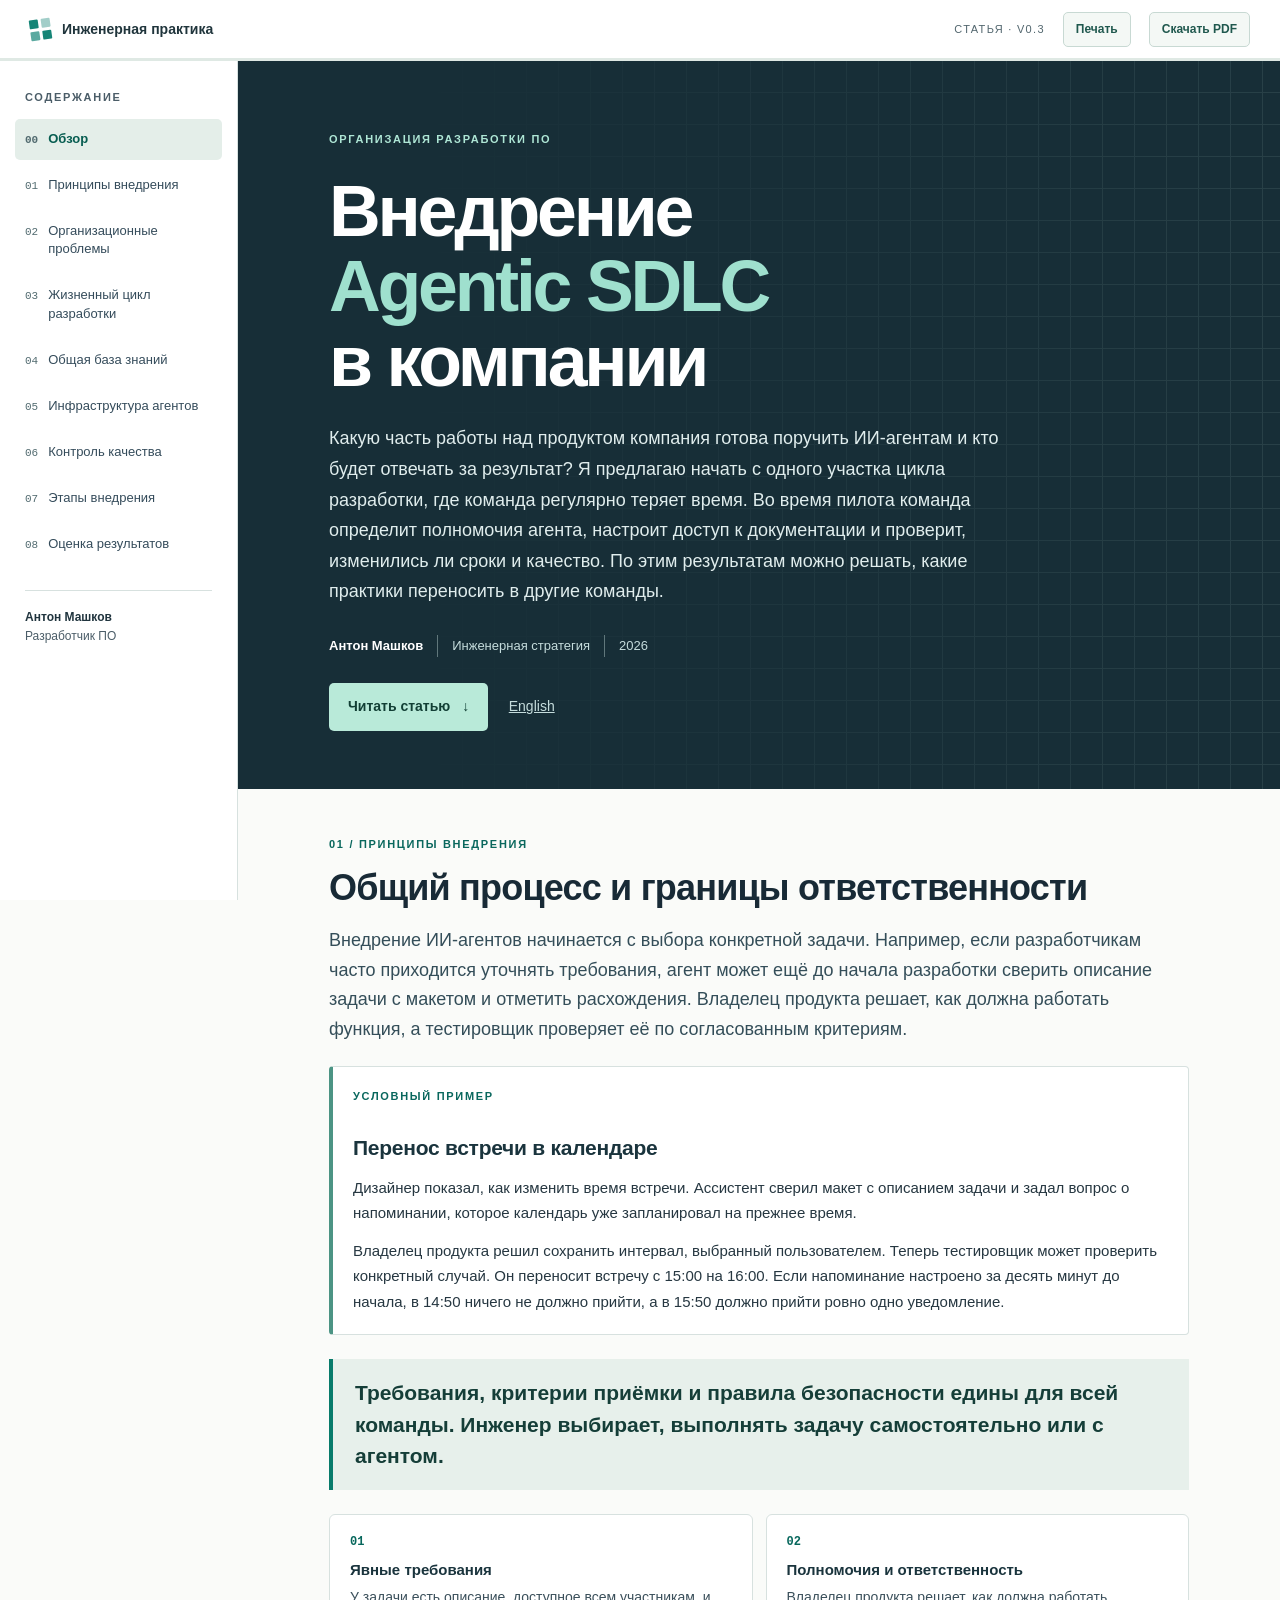
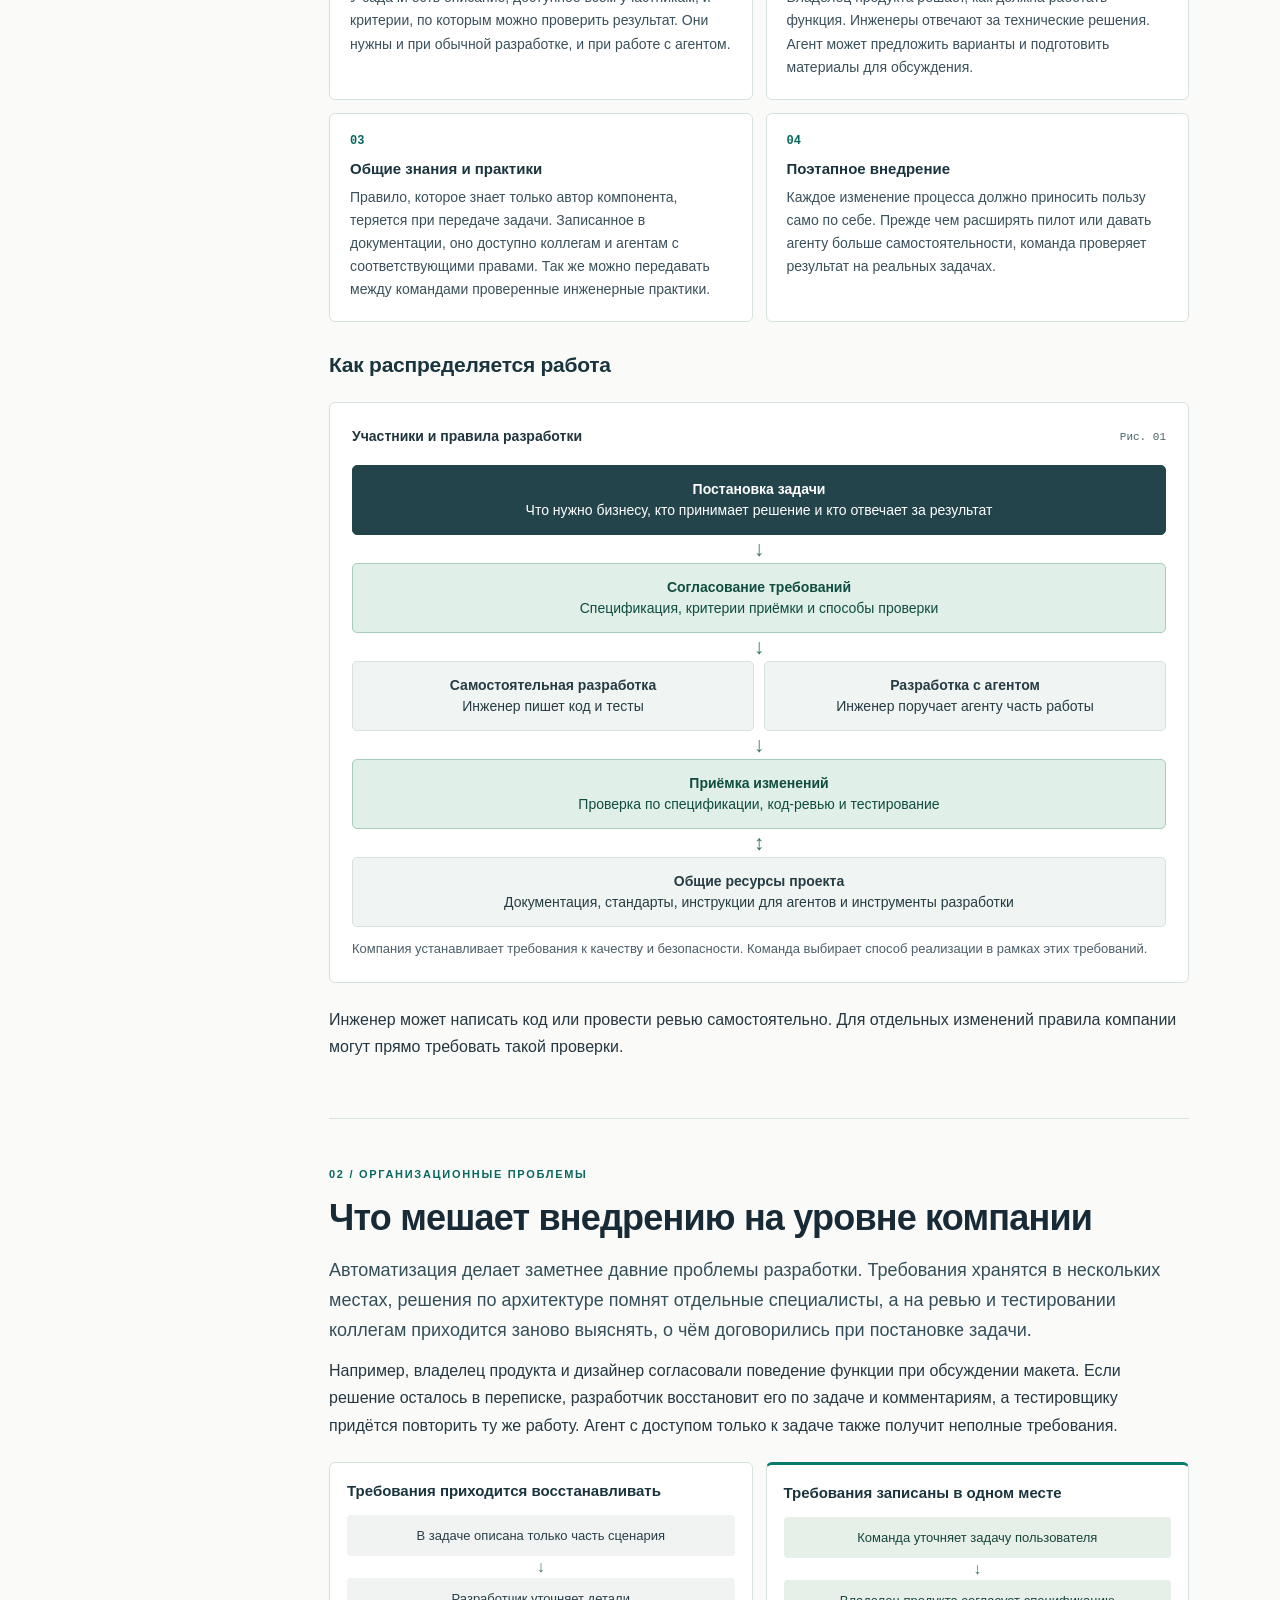
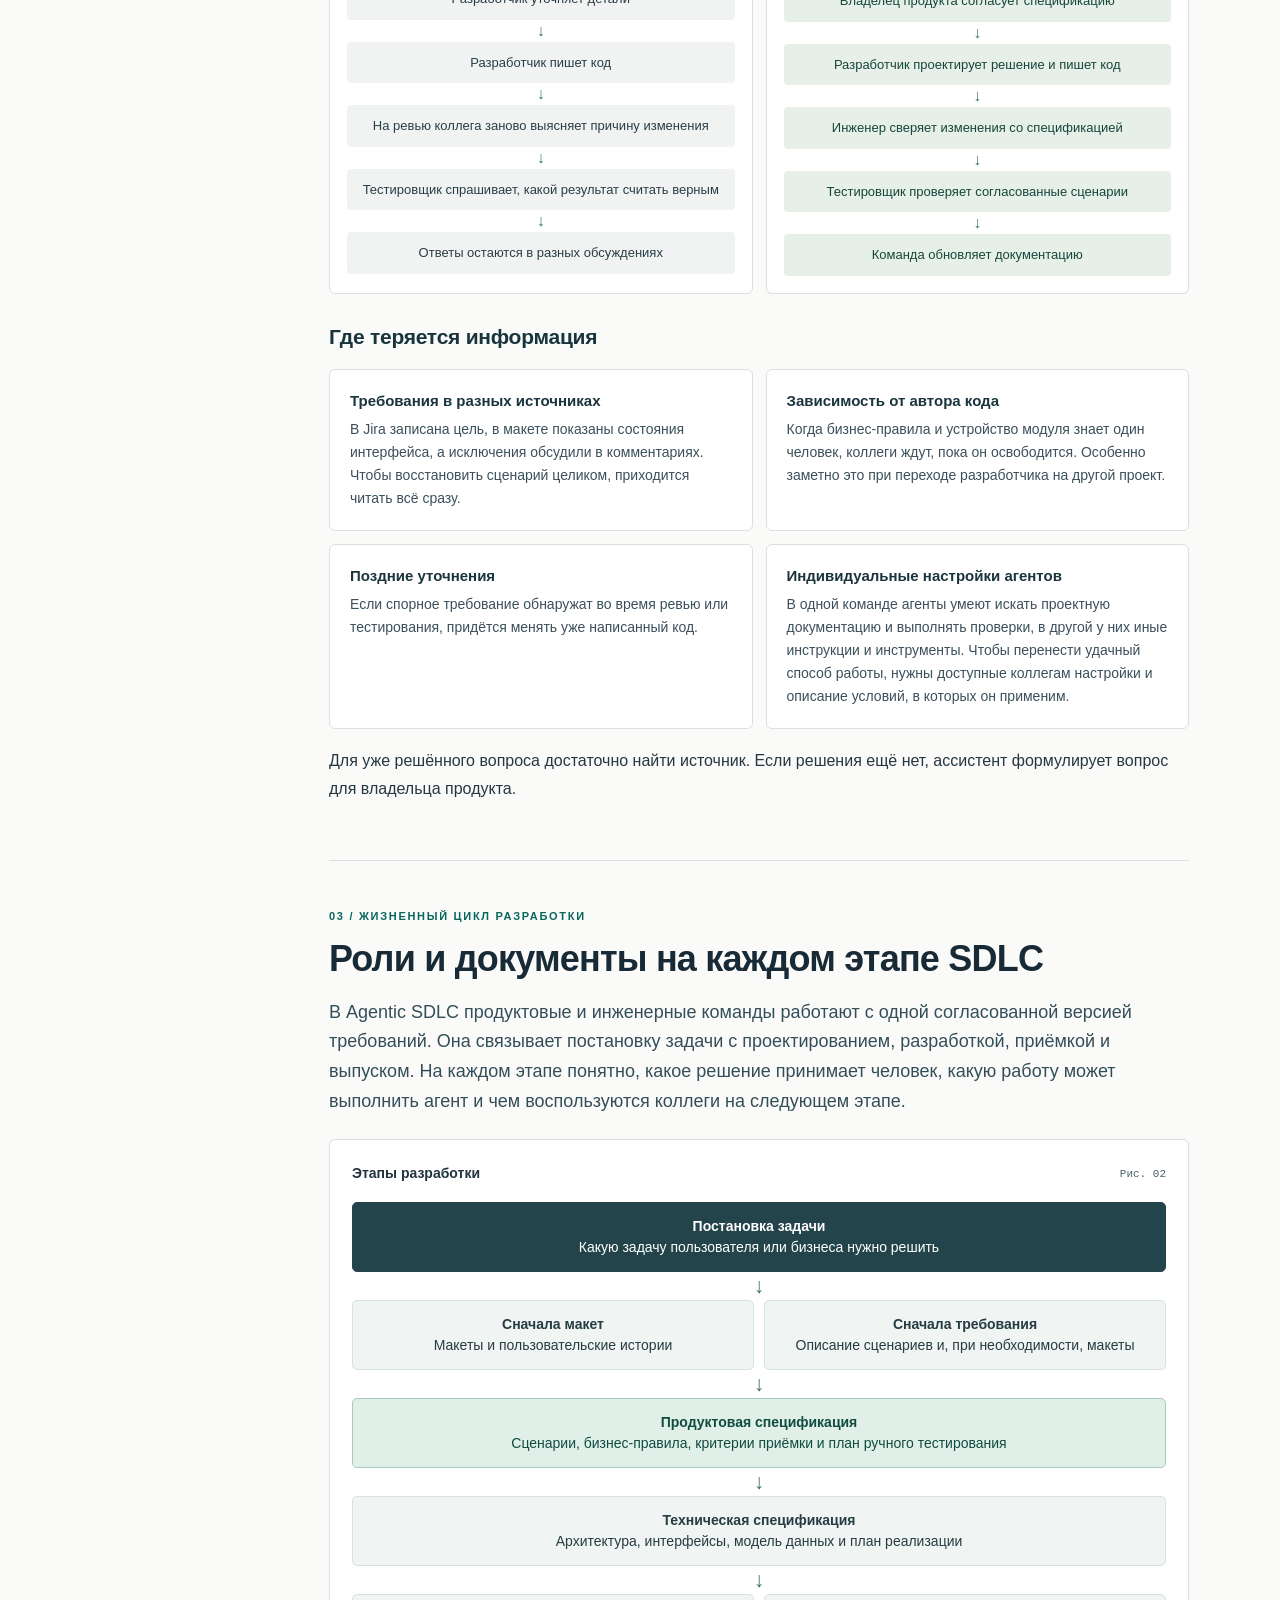
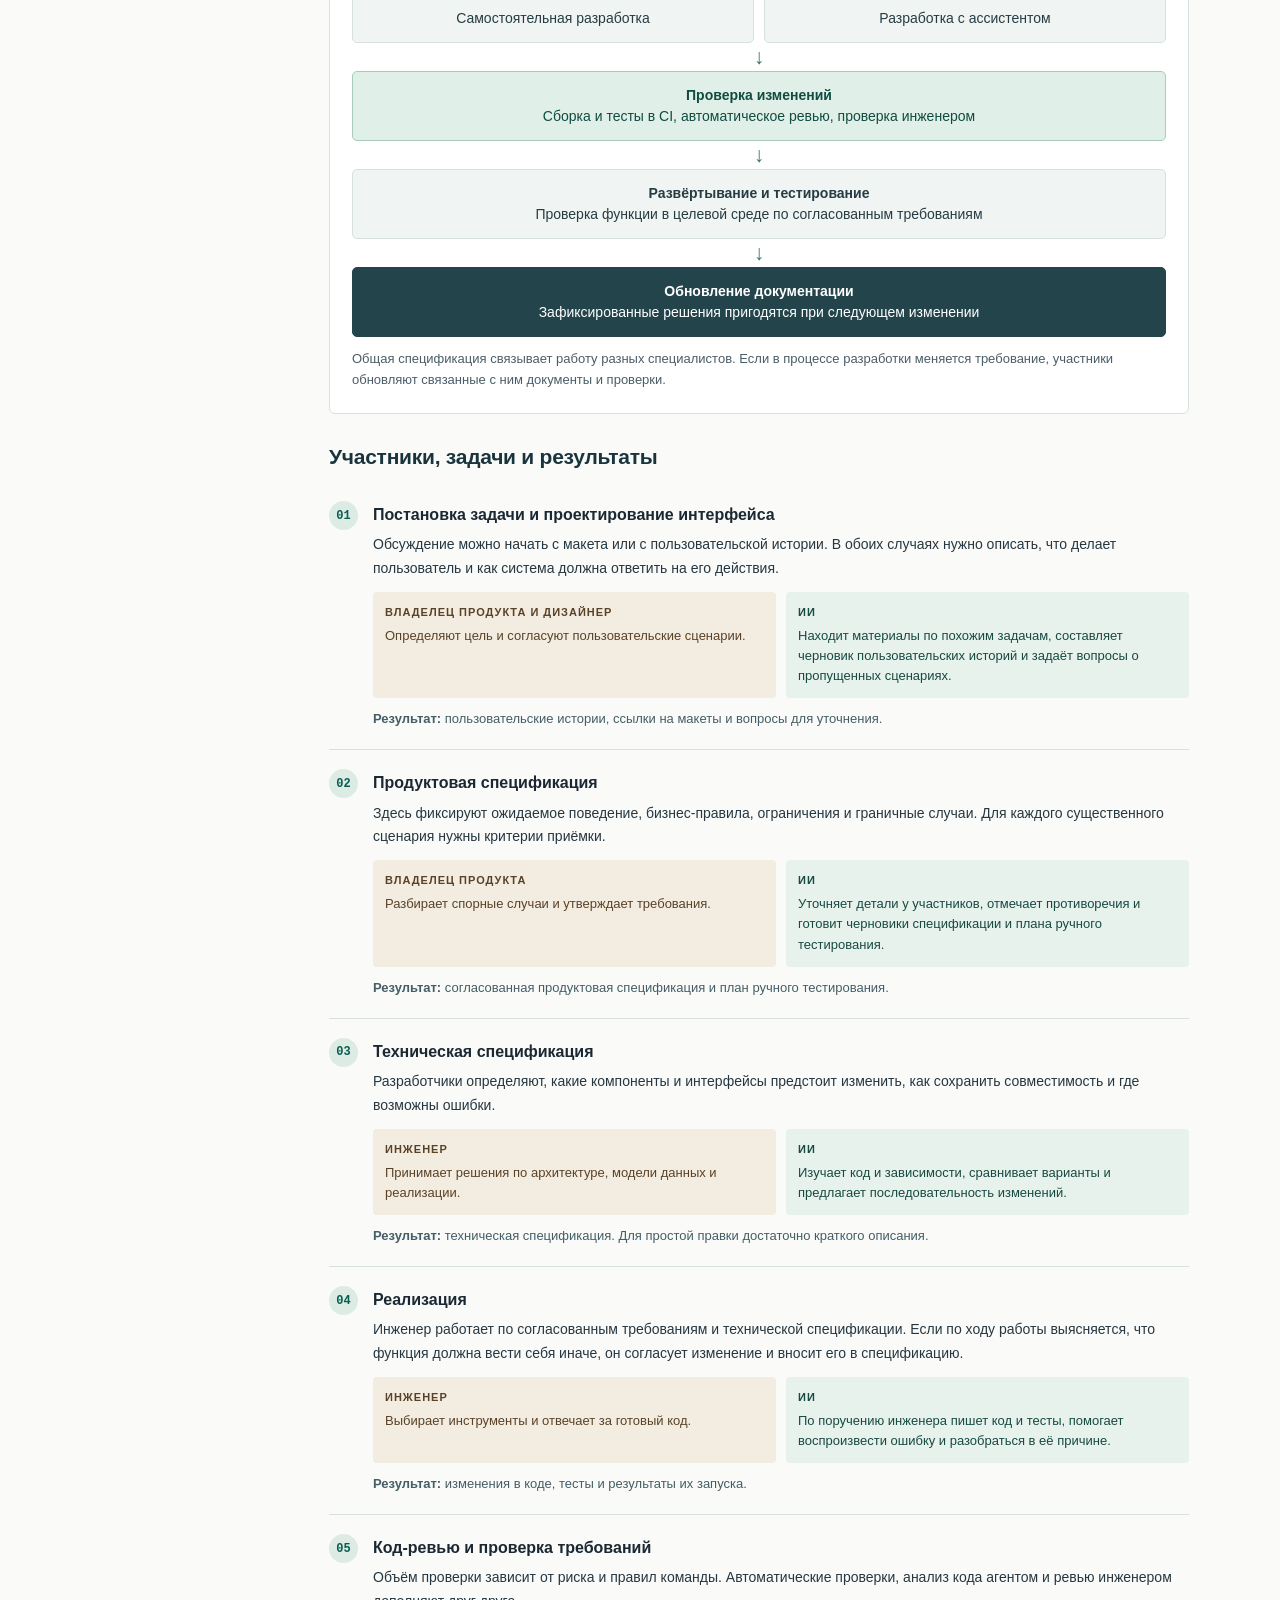
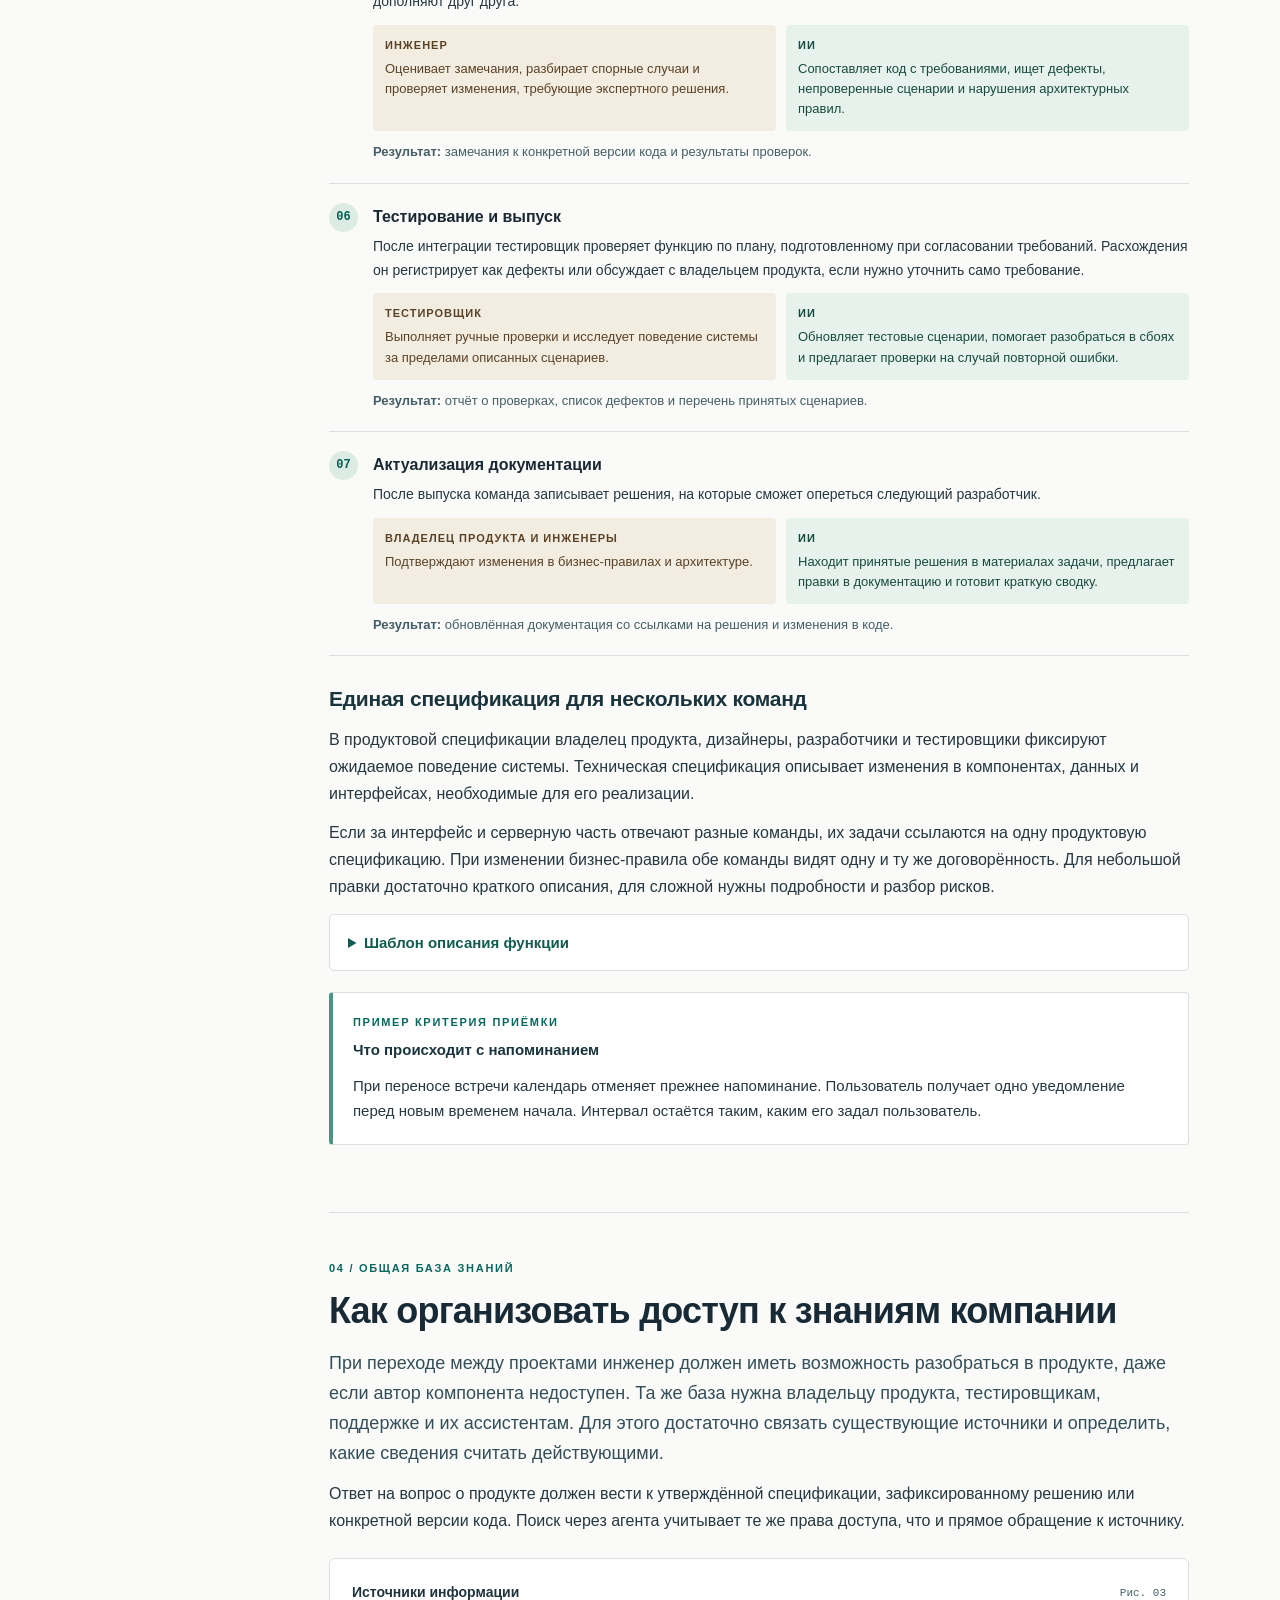
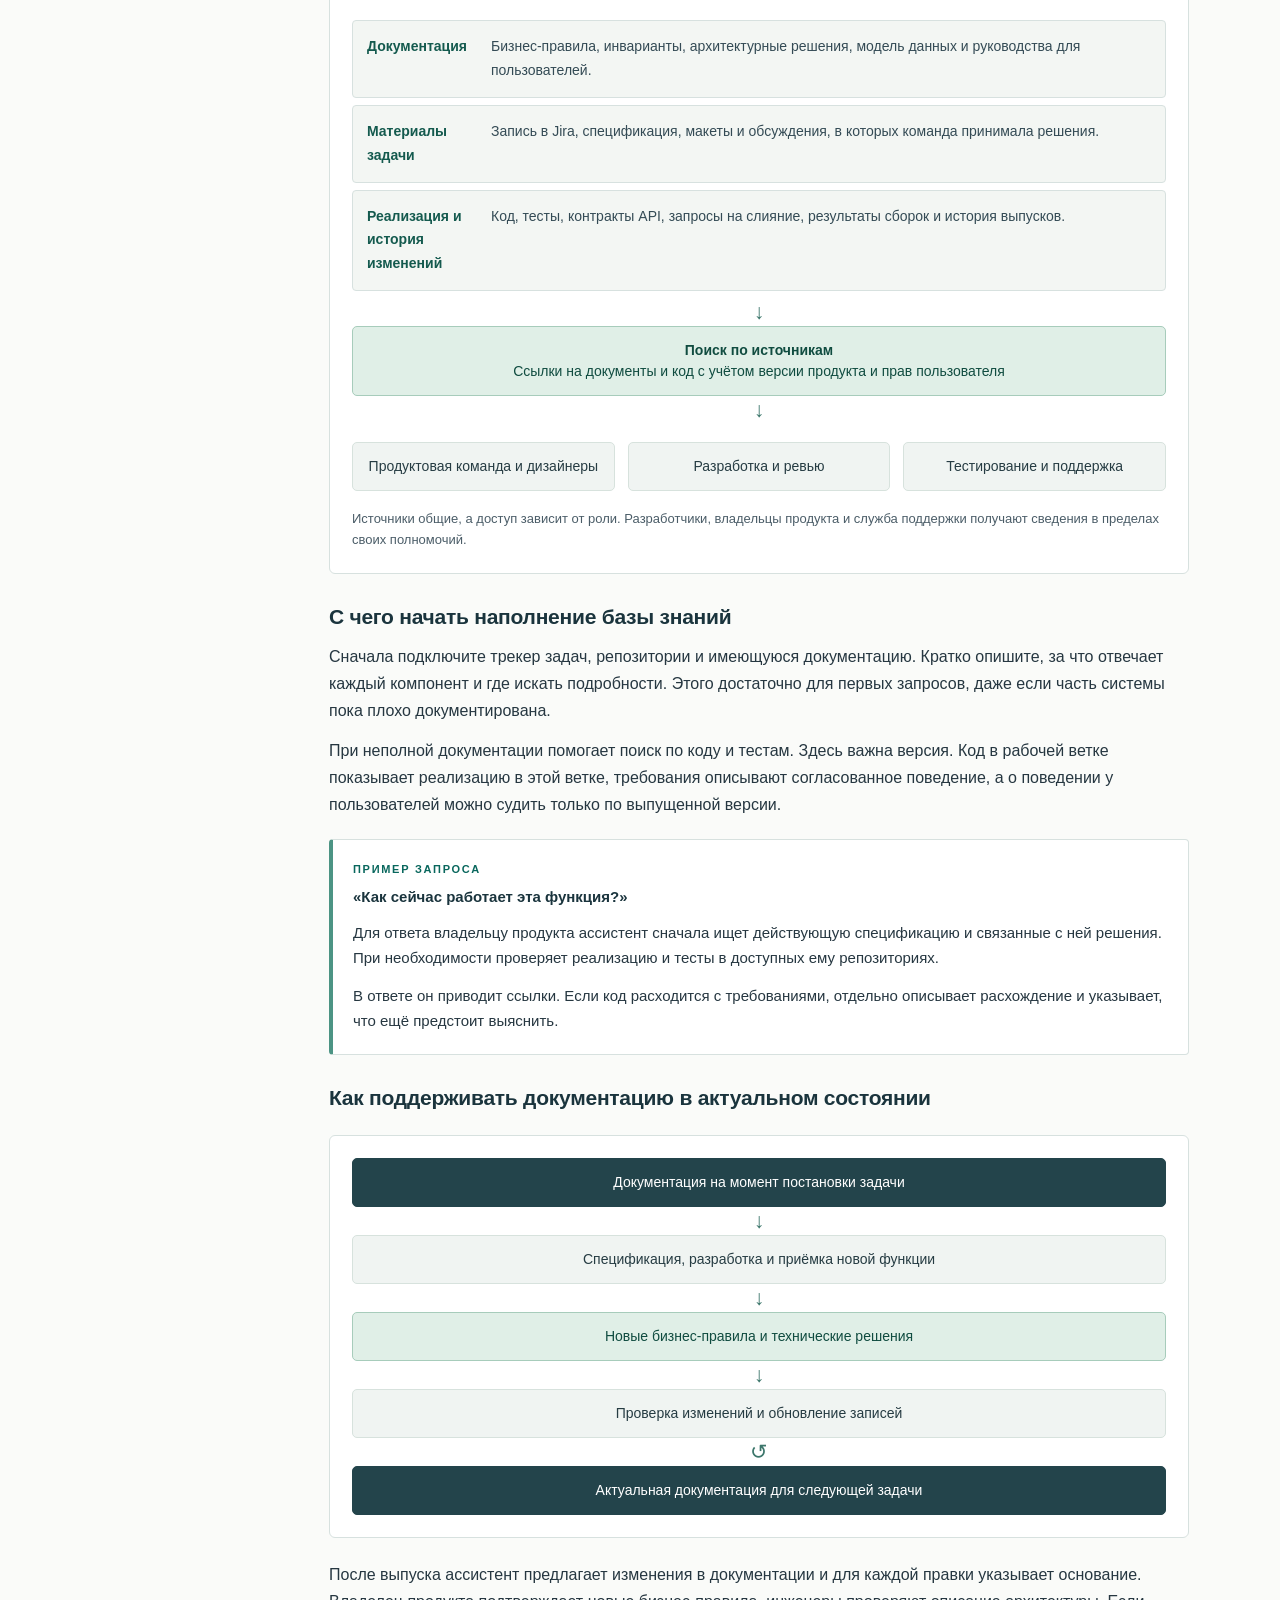
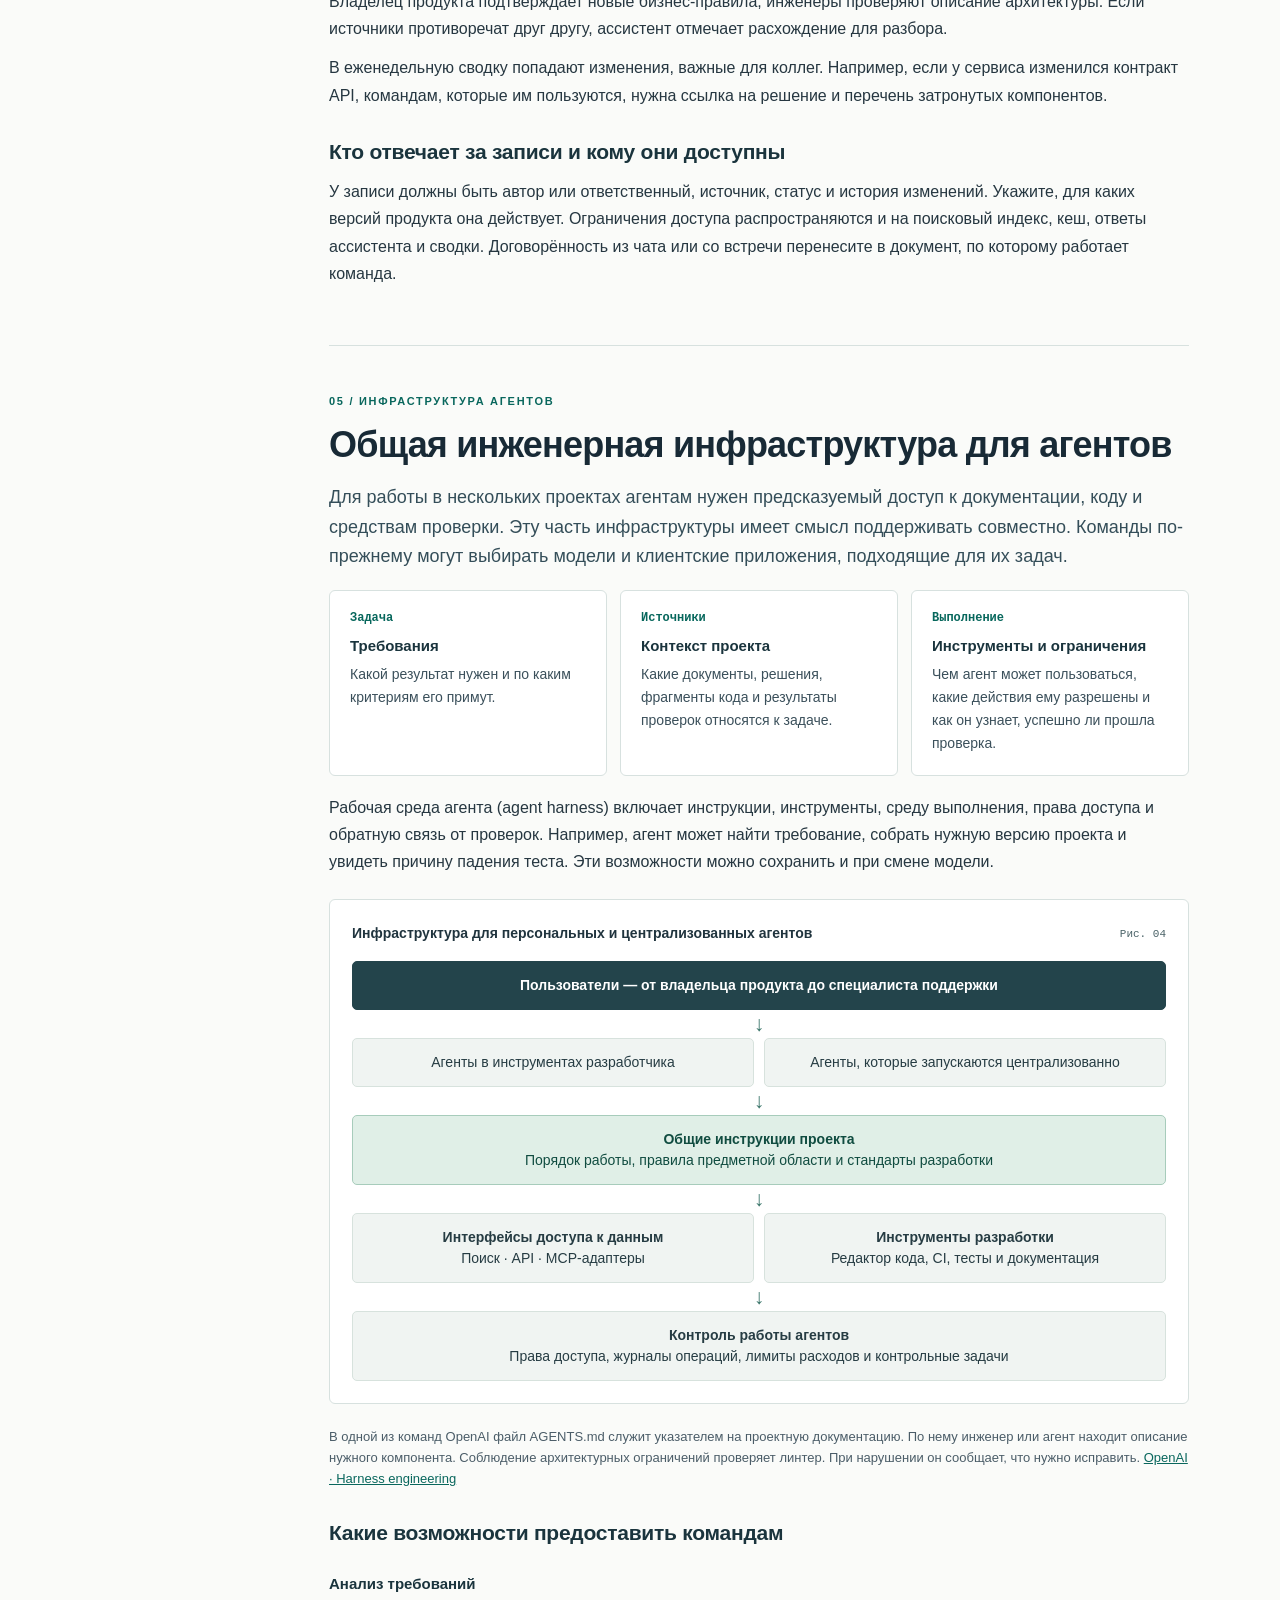
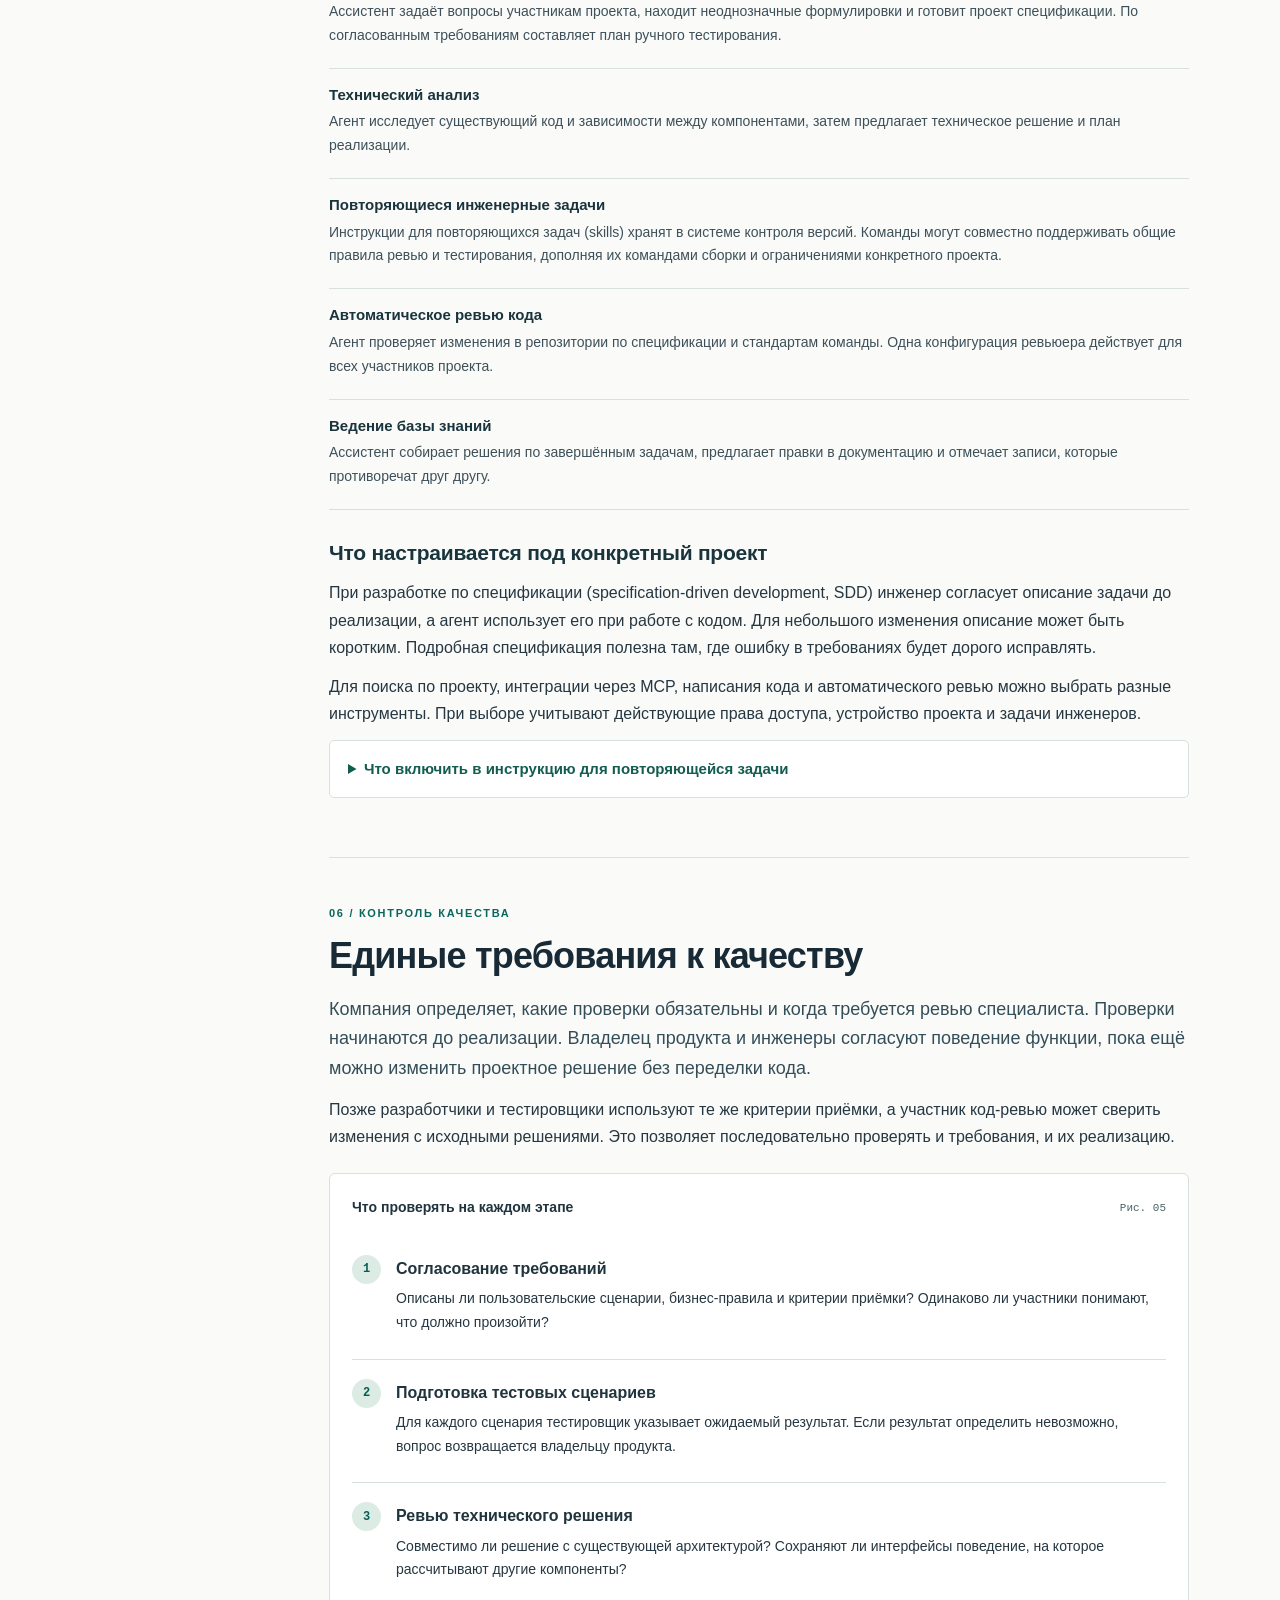
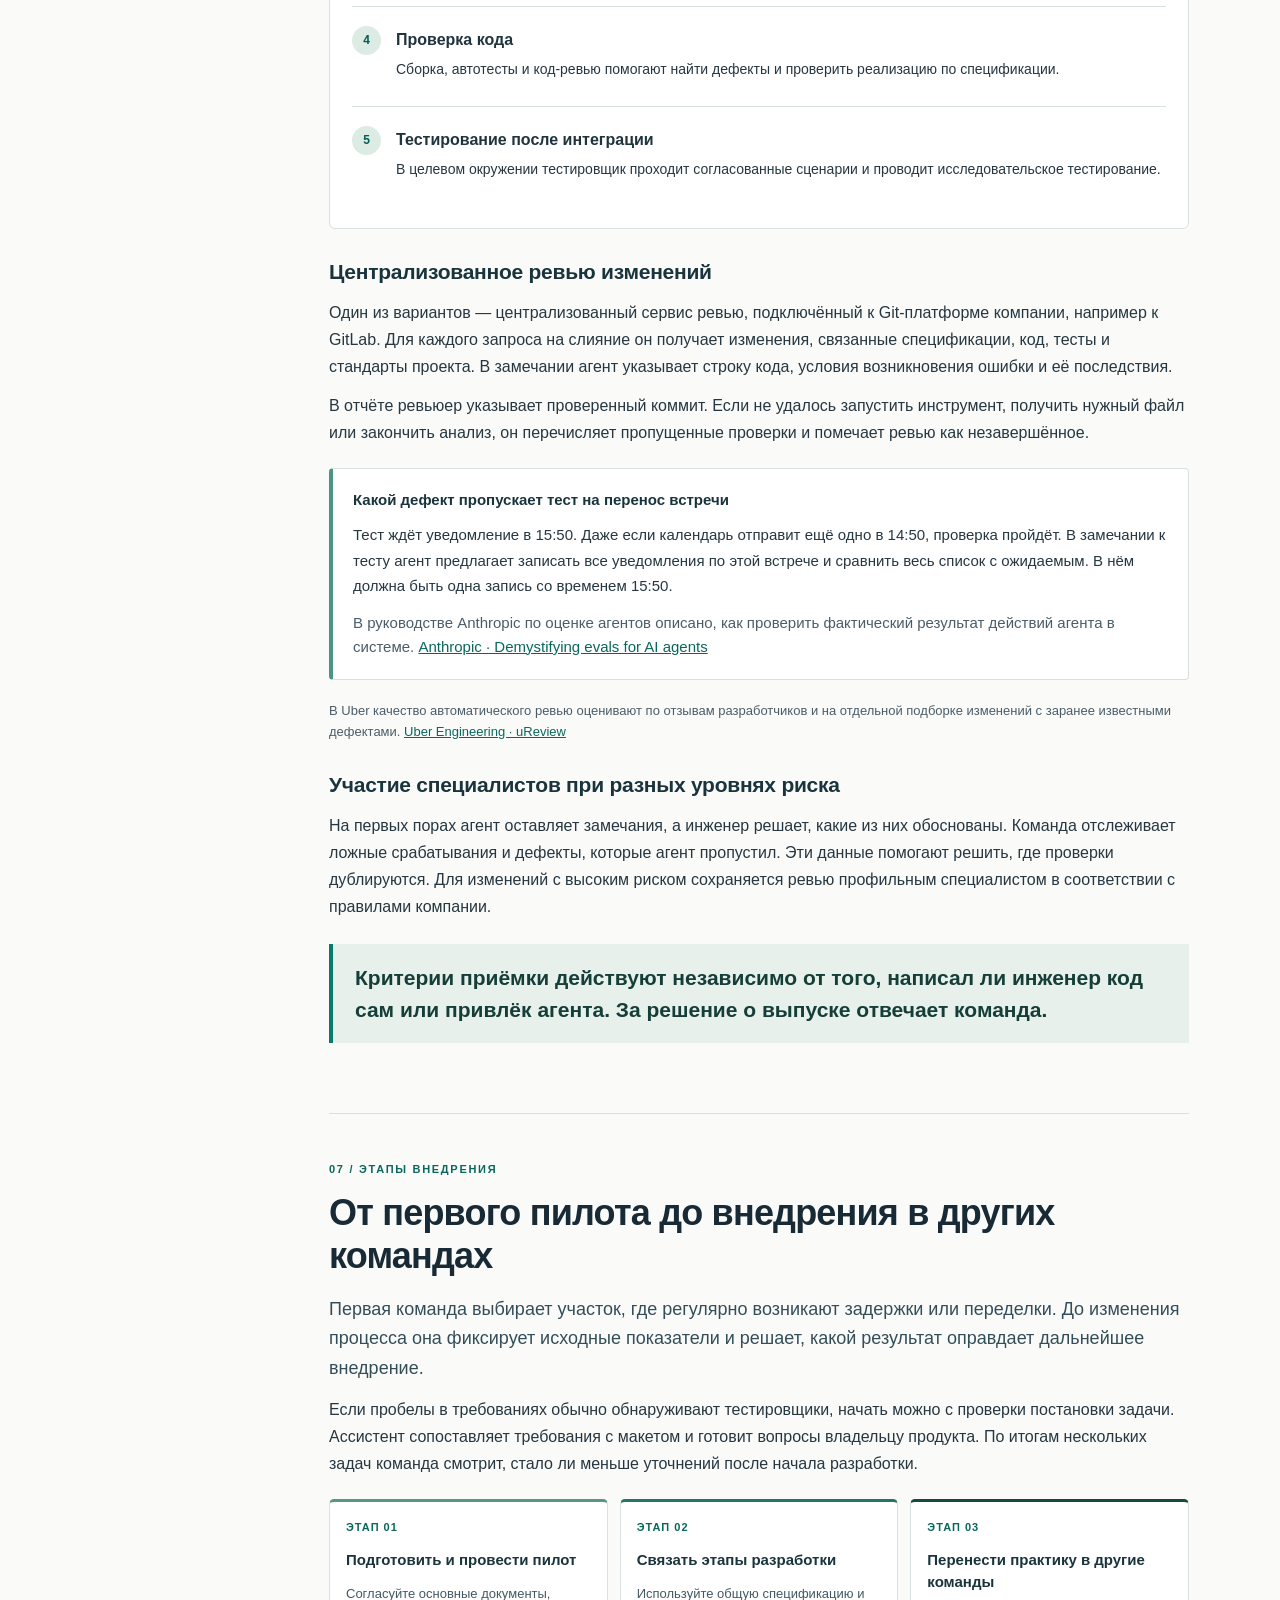
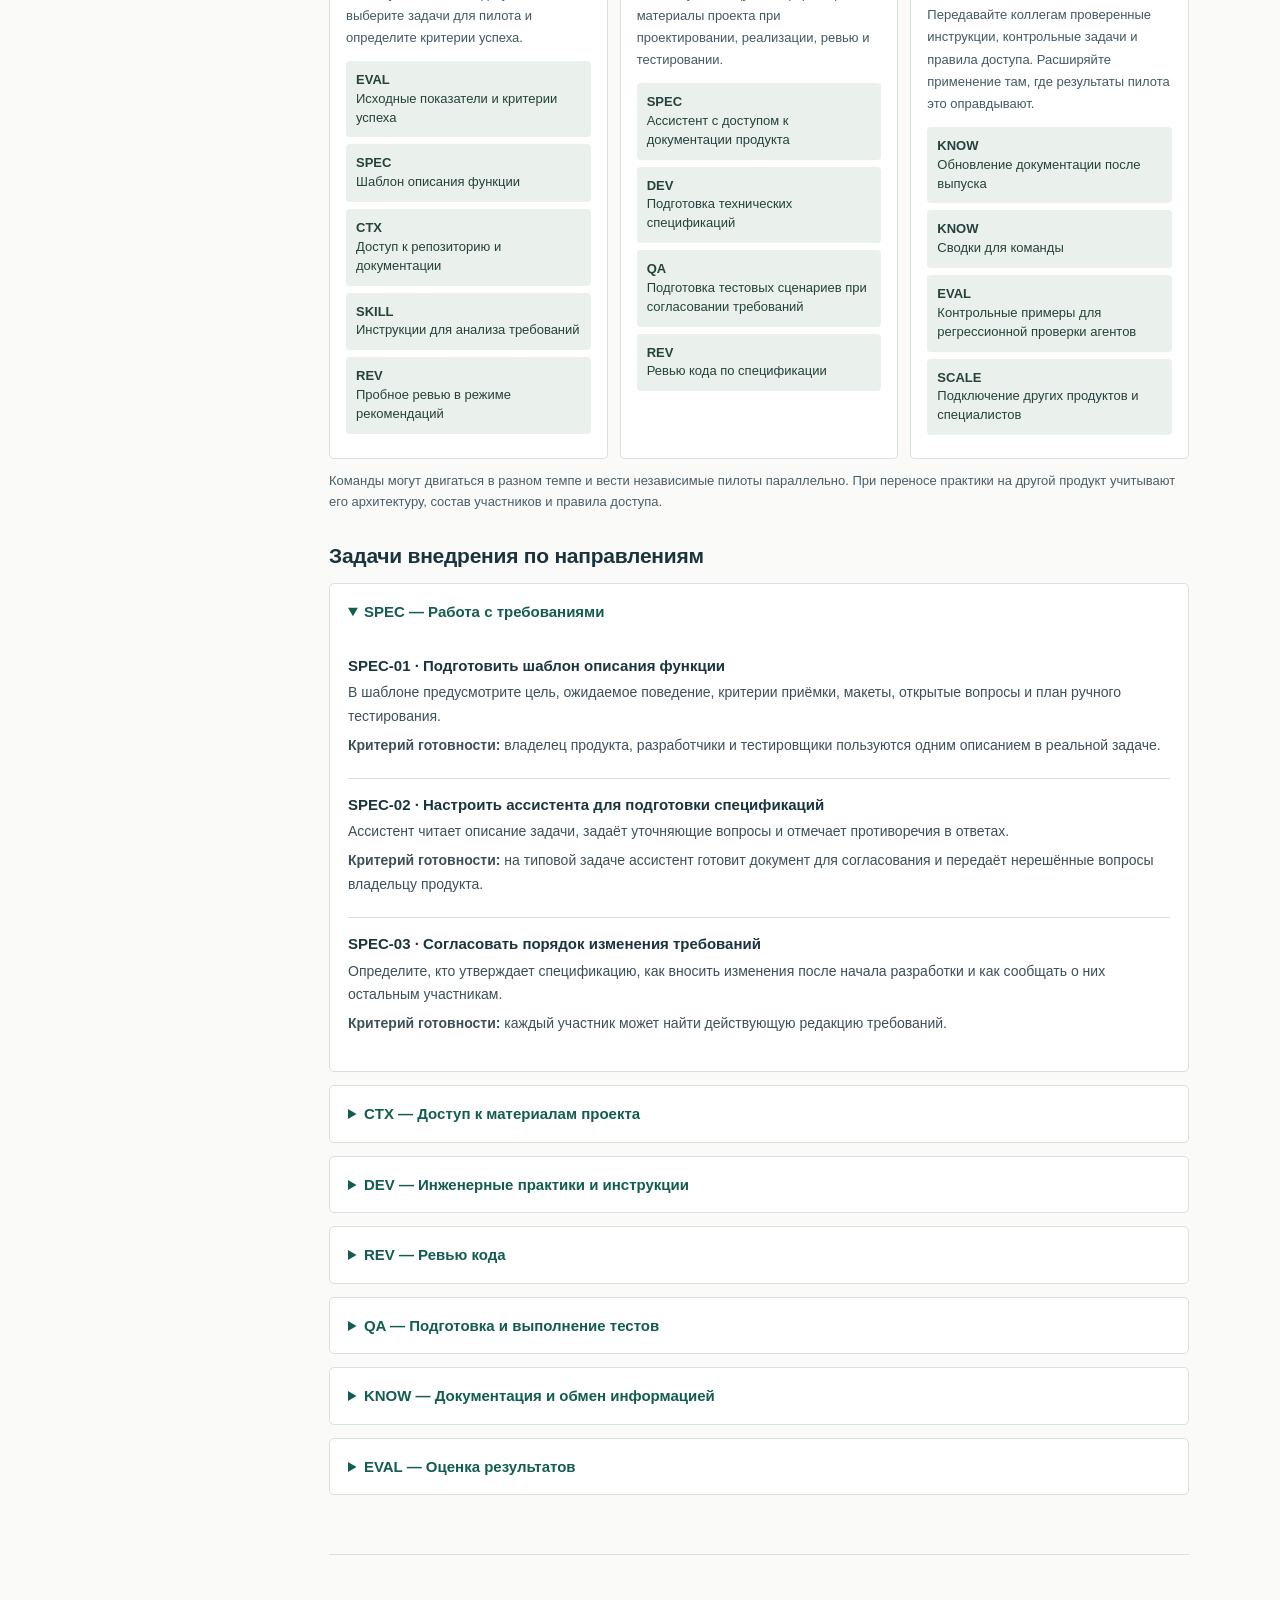
<file: ru/index.html>
<!DOCTYPE html>

<html lang="ru">
<head>
<meta charset="utf-8"/>
<meta content="width=device-width, initial-scale=1" name="viewport"/>
<meta content="light" name="color-scheme"/>
<meta content="Антон Машков о внедрении Agentic SDLC в компании. Как распределить ответственность, подготовить общую инженерную среду, провести пилот и оценить результат." name="description"/>
<title>Внедрение Agentic SDLC в компании — Антон Машков</title>
<link href="../assets/favicon.svg" rel="icon" type="image/svg+xml"/>
<link href="../assets/styles.css" rel="stylesheet"/>
<script defer="" src="../assets/main.js"></script>
<link href="../" hreflang="en" rel="alternate"/>
</head>
<body>
<a class="skip-link" href="#main-content">Перейти к тексту</a>
<header class="top">
<a class="brand" href="#cover"><span aria-hidden="true" class="logo"><i></i><i></i><i></i><i></i></span>Инженерная практика</a>
<div class="header-actions"><span class="version">Статья · v0.3</span><button class="print-button" hidden="" id="print-button" type="button">Печать</button><a class="print-button" download="" href="output/pdf/ai-ready-organization-ru.pdf">Скачать PDF</a></div>
<div aria-hidden="true" class="progress"><div id="paper-progress"></div></div>
</header>
<div class="mobile-nav"><label class="sr-only" for="chapter-select">Выбрать главу</label><select id="chapter-select"><option value="cover">Обзор</option><option value="vision">01 — Принципы внедрения</option><option value="challenges">02 — Организационные проблемы</option><option value="lifecycle">03 — Жизненный цикл разработки</option><option value="knowledge">04 — Общая база знаний</option><option value="harness">05 — Инфраструктура агентов</option><option value="quality">06 — Контроль качества</option><option value="roadmap">07 — Этапы внедрения</option><option value="evaluation">08 — Оценка результатов</option></select></div>
<div class="layout">
<aside aria-label="Содержание" class="sidebar">
<div class="eyebrow">Содержание</div>
<nav aria-label="Главы" id="paper-nav">
<a aria-current="location" class="active" href="#cover"><span>00</span> Обзор</a>
<a href="#vision"><span>01</span> Принципы внедрения</a>
<a href="#challenges"><span>02</span> Организационные проблемы</a>
<a href="#lifecycle"><span>03</span> Жизненный цикл разработки</a>
<a href="#knowledge"><span>04</span> Общая база знаний</a>
<a href="#harness"><span>05</span> Инфраструктура агентов</a>
<a href="#quality"><span>06</span> Контроль качества</a>
<a href="#roadmap"><span>07</span> Этапы внедрения</a>
<a href="#evaluation"><span>08</span> Оценка результатов</a>
</nav>
<footer><b>Антон Машков</b><br/>Разработчик ПО</footer>
</aside>
<div class="reading">
<div class="hero" id="cover"><div class="hero-inner">
<div class="eyebrow">Организация разработки ПО</div>
<h1>Внедрение<br/><em>Agentic SDLC</em><br/>в компании</h1>
<p>Какую часть работы над продуктом компания готова поручить ИИ-агентам и кто будет отвечать за результат? Я предлагаю начать с одного участка цикла разработки, где команда регулярно теряет время. Во время пилота команда определит полномочия агента, настроит доступ к документации и проверит, изменились ли сроки и качество. По этим результатам можно решать, какие практики переносить в другие команды.</p>
<div class="meta"><b>Антон Машков</b><span>Инженерная стратегия</span><span>2026</span></div>
<a class="primary" href="#vision">Читать статью <span aria-hidden="true">↓</span></a>
<a class="language-link" href="../index.html" hreflang="en" lang="en">English</a>
</div></div>
<main class="content" id="main-content">
<section aria-labelledby="vision-heading" id="vision">
<div class="eyebrow">01 / Принципы внедрения</div>
<h2 id="vision-heading">Общий процесс и границы ответственности</h2>
<p class="lead">Внедрение ИИ-агентов начинается с выбора конкретной задачи. Например, если разработчикам часто приходится уточнять требования, агент может ещё до начала разработки сверить описание задачи с макетом и отметить расхождения. Владелец продукта решает, как должна работать функция, а тестировщик проверяет её по согласованным критериям.</p>
<div class="case">
<div class="eyebrow">Условный пример</div>
<h3>Перенос встречи в календаре</h3>
<p>Дизайнер показал, как изменить время встречи. Ассистент сверил макет с описанием задачи и задал вопрос о напоминании, которое календарь уже запланировал на прежнее время.</p>
<p>Владелец продукта решил сохранить интервал, выбранный пользователем. Теперь тестировщик может проверить конкретный случай. Он переносит встречу с 15:00 на 16:00. Если напоминание настроено за десять минут до начала, в 14:50 ничего не должно прийти, а в 15:50 должно прийти ровно одно уведомление.</p>
</div>
<blockquote class="quote">Требования, критерии приёмки и правила безопасности едины для всей команды. Инженер выбирает, выполнять задачу самостоятельно или с агентом.</blockquote>
<div class="two">
<div class="tile"><div class="num">01</div><h4>Явные требования</h4><p>У задачи есть описание, доступное всем участникам, и критерии, по которым можно проверить результат. Они нужны и при обычной разработке, и при работе с агентом.</p></div>
<div class="tile"><div class="num">02</div><h4>Полномочия и ответственность</h4><p>Владелец продукта решает, как должна работать функция. Инженеры отвечают за технические решения. Агент может предложить варианты и подготовить материалы для обсуждения.</p></div>
<div class="tile"><div class="num">03</div><h4>Общие знания и практики</h4><p>Правило, которое знает только автор компонента, теряется при передаче задачи. Записанное в документации, оно доступно коллегам и агентам с соответствующими правами. Так же можно передавать между командами проверенные инженерные практики.</p></div>
<div class="tile"><div class="num">04</div><h4>Поэтапное внедрение</h4><p>Каждое изменение процесса должно приносить пользу само по себе. Прежде чем расширять пилот или давать агенту больше самостоятельности, команда проверяет результат на реальных задачах.</p></div>
</div>
<h3>Как распределяется работа</h3>
<figure class="diagram">
<div class="diagram-head"><b>Участники и правила разработки</b><span>Рис. 01</span></div>
<div class="node dark"><b>Постановка задачи</b>Что нужно бизнесу, кто принимает решение и кто отвечает за результат</div>
<div aria-hidden="true" class="arrow">↓</div>
<div class="node strong"><b>Согласование требований</b>Спецификация, критерии приёмки и способы проверки</div>
<div aria-hidden="true" class="arrow">↓</div>
<div class="lane"><div class="node"><b>Самостоятельная разработка</b>Инженер пишет код и тесты</div><div class="node"><b>Разработка с агентом</b>Инженер поручает агенту часть работы</div></div>
<div aria-hidden="true" class="arrow">↓</div>
<div class="node strong"><b>Приёмка изменений</b>Проверка по спецификации, код-ревью и тестирование</div>
<div aria-hidden="true" class="arrow">↕</div>
<div class="node"><b>Общие ресурсы проекта</b>Документация, стандарты, инструкции для агентов и инструменты разработки</div>
<figcaption class="caption">Компания устанавливает требования к качеству и безопасности. Команда выбирает способ реализации в рамках этих требований.</figcaption>
</figure>
<p>Инженер может написать код или провести ревью самостоятельно. Для отдельных изменений правила компании могут прямо требовать такой проверки.</p>
</section>
<section aria-labelledby="challenges-heading" id="challenges">
<div class="eyebrow">02 / Организационные проблемы</div>
<h2 id="challenges-heading">Что мешает внедрению на уровне компании</h2>
<p class="lead">Автоматизация делает заметнее давние проблемы разработки. Требования хранятся в нескольких местах, решения по архитектуре помнят отдельные специалисты, а на ревью и тестировании коллегам приходится заново выяснять, о чём договорились при постановке задачи.</p>
<p>Например, владелец продукта и дизайнер согласовали поведение функции при обсуждении макета. Если решение осталось в переписке, разработчик восстановит его по задаче и комментариям, а тестировщику придётся повторить ту же работу. Агент с доступом только к задаче также получит неполные требования.</p>
<div class="compare">
<div><h4>Требования приходится восстанавливать</h4><div class="chain">В задаче описана только часть сценария</div><div aria-hidden="true" class="tiny-arrow">↓</div><div class="chain">Разработчик уточняет детали</div><div aria-hidden="true" class="tiny-arrow">↓</div><div class="chain">Разработчик пишет код</div><div aria-hidden="true" class="tiny-arrow">↓</div><div class="chain">На ревью коллега заново выясняет причину изменения</div><div aria-hidden="true" class="tiny-arrow">↓</div><div class="chain">Тестировщик спрашивает, какой результат считать верным</div><div aria-hidden="true" class="tiny-arrow">↓</div><div class="chain">Ответы остаются в разных обсуждениях</div></div>
<div><h4>Требования записаны в одном месте</h4><div class="chain">Команда уточняет задачу пользователя</div><div aria-hidden="true" class="tiny-arrow">↓</div><div class="chain">Владелец продукта согласует спецификацию</div><div aria-hidden="true" class="tiny-arrow">↓</div><div class="chain">Разработчик проектирует решение и пишет код</div><div aria-hidden="true" class="tiny-arrow">↓</div><div class="chain">Инженер сверяет изменения со спецификацией</div><div aria-hidden="true" class="tiny-arrow">↓</div><div class="chain">Тестировщик проверяет согласованные сценарии</div><div aria-hidden="true" class="tiny-arrow">↓</div><div class="chain">Команда обновляет документацию</div></div>
</div>
<h3>Где теряется информация</h3>
<div class="two">
<div class="tile"><h4>Требования в разных источниках</h4><p>В Jira записана цель, в макете показаны состояния интерфейса, а исключения обсудили в комментариях. Чтобы восстановить сценарий целиком, приходится читать всё сразу.</p></div>
<div class="tile"><h4>Зависимость от автора кода</h4><p>Когда бизнес-правила и устройство модуля знает один человек, коллеги ждут, пока он освободится. Особенно заметно это при переходе разработчика на другой проект.</p></div>
<div class="tile"><h4>Поздние уточнения</h4><p>Если спорное требование обнаружат во время ревью или тестирования, придётся менять уже написанный код.</p></div>
<div class="tile"><h4>Индивидуальные настройки агентов</h4><p>В одной команде агенты умеют искать проектную документацию и выполнять проверки, в другой у них иные инструкции и инструменты. Чтобы перенести удачный способ работы, нужны доступные коллегам настройки и описание условий, в которых он применим.</p></div>
</div>
<p>Для уже решённого вопроса достаточно найти источник. Если решения ещё нет, ассистент формулирует вопрос для владельца продукта.</p>
</section>
<section aria-labelledby="lifecycle-heading" id="lifecycle">
<div class="eyebrow">03 / Жизненный цикл разработки</div>
<h2 id="lifecycle-heading">Роли и документы на каждом этапе SDLC</h2>
<p class="lead">В Agentic SDLC продуктовые и инженерные команды работают с одной согласованной версией требований. Она связывает постановку задачи с проектированием, разработкой, приёмкой и выпуском. На каждом этапе понятно, какое решение принимает человек, какую работу может выполнить агент и чем воспользуются коллеги на следующем этапе.</p>
<figure class="diagram">
<div class="diagram-head"><b>Этапы разработки</b><span>Рис. 02</span></div>
<div class="node dark"><b>Постановка задачи</b>Какую задачу пользователя или бизнеса нужно решить</div><div aria-hidden="true" class="arrow">↓</div>
<div class="lane"><div class="node"><b>Сначала макет</b>Макеты и пользовательские истории</div><div class="node"><b>Сначала требования</b>Описание сценариев и, при необходимости, макеты</div></div><div aria-hidden="true" class="arrow">↓</div>
<div class="node strong"><b>Продуктовая спецификация</b>Сценарии, бизнес-правила, критерии приёмки и план ручного тестирования</div><div aria-hidden="true" class="arrow">↓</div>
<div class="node"><b>Техническая спецификация</b>Архитектура, интерфейсы, модель данных и план реализации</div><div aria-hidden="true" class="arrow">↓</div>
<div class="lane"><div class="node">Самостоятельная разработка</div><div class="node">Разработка с ассистентом</div></div><div aria-hidden="true" class="arrow">↓</div>
<div class="node strong"><b>Проверка изменений</b>Сборка и тесты в CI, автоматическое ревью, проверка инженером</div><div aria-hidden="true" class="arrow">↓</div>
<div class="node"><b>Развёртывание и тестирование</b>Проверка функции в целевой среде по согласованным требованиям</div><div aria-hidden="true" class="arrow">↓</div>
<div class="node dark"><b>Обновление документации</b>Зафиксированные решения пригодятся при следующем изменении</div>
<figcaption class="caption">Общая спецификация связывает работу разных специалистов. Если в процессе разработки меняется требование, участники обновляют связанные с ним документы и проверки.</figcaption>
</figure>
<h3>Участники, задачи и результаты</h3>
<div class="stage"><div class="step">01</div><div><b>Постановка задачи и проектирование интерфейса</b><p>Обсуждение можно начать с макета или с пользовательской истории. В обоих случаях нужно описать, что делает пользователь и как система должна ответить на его действия.</p><div class="roles"><div class="role human"><b>Владелец продукта и дизайнер</b>Определяют цель и согласуют пользовательские сценарии.</div><div class="role"><b>ИИ</b>Находит материалы по похожим задачам, составляет черновик пользовательских историй и задаёт вопросы о пропущенных сценариях.</div></div><div class="artifact"><strong>Результат:</strong> пользовательские истории, ссылки на макеты и вопросы для уточнения.</div></div></div>
<div class="stage"><div class="step">02</div><div><b>Продуктовая спецификация</b><p>Здесь фиксируют ожидаемое поведение, бизнес-правила, ограничения и граничные случаи. Для каждого существенного сценария нужны критерии приёмки.</p><div class="roles"><div class="role human"><b>Владелец продукта</b>Разбирает спорные случаи и утверждает требования.</div><div class="role"><b>ИИ</b>Уточняет детали у участников, отмечает противоречия и готовит черновики спецификации и плана ручного тестирования.</div></div><div class="artifact"><strong>Результат:</strong> согласованная продуктовая спецификация и план ручного тестирования.</div></div></div>
<div class="stage"><div class="step">03</div><div><b>Техническая спецификация</b><p>Разработчики определяют, какие компоненты и интерфейсы предстоит изменить, как сохранить совместимость и где возможны ошибки.</p><div class="roles"><div class="role human"><b>Инженер</b>Принимает решения по архитектуре, модели данных и реализации.</div><div class="role"><b>ИИ</b>Изучает код и зависимости, сравнивает варианты и предлагает последовательность изменений.</div></div><div class="artifact"><strong>Результат:</strong> техническая спецификация. Для простой правки достаточно краткого описания.</div></div></div>
<div class="stage"><div class="step">04</div><div><b>Реализация</b><p>Инженер работает по согласованным требованиям и технической спецификации. Если по ходу работы выясняется, что функция должна вести себя иначе, он согласует изменение и вносит его в спецификацию.</p><div class="roles"><div class="role human"><b>Инженер</b>Выбирает инструменты и отвечает за готовый код.</div><div class="role"><b>ИИ</b>По поручению инженера пишет код и тесты, помогает воспроизвести ошибку и разобраться в её причине.</div></div><div class="artifact"><strong>Результат:</strong> изменения в коде, тесты и результаты их запуска.</div></div></div>
<div class="stage"><div class="step">05</div><div><b>Код-ревью и проверка требований</b><p>Объём проверки зависит от риска и правил команды. Автоматические проверки, анализ кода агентом и ревью инженером дополняют друг друга.</p><div class="roles"><div class="role human"><b>Инженер</b>Оценивает замечания, разбирает спорные случаи и проверяет изменения, требующие экспертного решения.</div><div class="role"><b>ИИ</b>Сопоставляет код с требованиями, ищет дефекты, непроверенные сценарии и нарушения архитектурных правил.</div></div><div class="artifact"><strong>Результат:</strong> замечания к конкретной версии кода и результаты проверок.</div></div></div>
<div class="stage"><div class="step">06</div><div><b>Тестирование и выпуск</b><p>После интеграции тестировщик проверяет функцию по плану, подготовленному при согласовании требований. Расхождения он регистрирует как дефекты или обсуждает с владельцем продукта, если нужно уточнить само требование.</p><div class="roles"><div class="role human"><b>Тестировщик</b>Выполняет ручные проверки и исследует поведение системы за пределами описанных сценариев.</div><div class="role"><b>ИИ</b>Обновляет тестовые сценарии, помогает разобраться в сбоях и предлагает проверки на случай повторной ошибки.</div></div><div class="artifact"><strong>Результат:</strong> отчёт о проверках, список дефектов и перечень принятых сценариев.</div></div></div>
<div class="stage"><div class="step">07</div><div><b>Актуализация документации</b><p>После выпуска команда записывает решения, на которые сможет опереться следующий разработчик.</p><div class="roles"><div class="role human"><b>Владелец продукта и инженеры</b>Подтверждают изменения в бизнес-правилах и архитектуре.</div><div class="role"><b>ИИ</b>Находит принятые решения в материалах задачи, предлагает правки в документацию и готовит краткую сводку.</div></div><div class="artifact"><strong>Результат:</strong> обновлённая документация со ссылками на решения и изменения в коде.</div></div></div>
<h3>Единая спецификация для нескольких команд</h3>
<p>В продуктовой спецификации владелец продукта, дизайнеры, разработчики и тестировщики фиксируют ожидаемое поведение системы. Техническая спецификация описывает изменения в компонентах, данных и интерфейсах, необходимые для его реализации.</p>
<p>Если за интерфейс и серверную часть отвечают разные команды, их задачи ссылаются на одну продуктовую спецификацию. При изменении бизнес-правила обе команды видят одну и ту же договорённость. Для небольшой правки достаточно краткого описания, для сложной нужны подробности и разбор рисков.</p>
<details><summary>Шаблон описания функции</summary><div><pre>НАЗВАНИЕ ФУНКЦИИ / НОМЕР ЗАДАЧИ

01  Задача пользователя и цель для бизнеса
02  Пользовательские истории и ожидаемое поведение
03  Бизнес-правила и ограничения
04  Макеты и состояния интерфейса
05  Критерии приёмки
06  Зависимости и открытые вопросы
07  План ручного тестирования
08  Принятые решения и техническая спецификация</pre><p class="note">Такой шаблон можно сохранить в Jira. Для небольшой задачи достаточно заполнить те пункты, которые нужны для реализации и приёмки.</p></div></details>
<div class="case"><div class="eyebrow">Пример критерия приёмки</div><h4>Что происходит с напоминанием</h4><p>При переносе встречи календарь отменяет прежнее напоминание. Пользователь получает одно уведомление перед новым временем начала. Интервал остаётся таким, каким его задал пользователь.</p></div>
</section>
<section aria-labelledby="knowledge-heading" id="knowledge">
<div class="eyebrow">04 / Общая база знаний</div>
<h2 id="knowledge-heading">Как организовать доступ к знаниям компании</h2>
<p class="lead">При переходе между проектами инженер должен иметь возможность разобраться в продукте, даже если автор компонента недоступен. Та же база нужна владельцу продукта, тестировщикам, поддержке и их ассистентам. Для этого достаточно связать существующие источники и определить, какие сведения считать действующими.</p>
<p>Ответ на вопрос о продукте должен вести к утверждённой спецификации, зафиксированному решению или конкретной версии кода. Поиск через агента учитывает те же права доступа, что и прямое обращение к источнику.</p>
<figure class="diagram">
<div class="diagram-head"><b>Источники информации</b><span>Рис. 03</span></div>
<div class="layer"><b>Документация</b><span>Бизнес-правила, инварианты, архитектурные решения, модель данных и руководства для пользователей.</span></div>
<div class="layer"><b>Материалы задачи</b><span>Запись в Jira, спецификация, макеты и обсуждения, в которых команда принимала решения.</span></div>
<div class="layer"><b>Реализация и история изменений</b><span>Код, тесты, контракты API, запросы на слияние, результаты сборок и история выпусков.</span></div>
<div aria-hidden="true" class="arrow">↓</div>
<div class="node strong"><b>Поиск по источникам</b>Ссылки на документы и код с учётом версии продукта и прав пользователя</div><div aria-hidden="true" class="arrow">↓</div>
<div class="three"><div class="node">Продуктовая команда и дизайнеры</div><div class="node">Разработка и ревью</div><div class="node">Тестирование и поддержка</div></div>
<figcaption class="caption">Источники общие, а доступ зависит от роли. Разработчики, владельцы продукта и служба поддержки получают сведения в пределах своих полномочий.</figcaption>
</figure>
<h3>С чего начать наполнение базы знаний</h3>
<p>Сначала подключите трекер задач, репозитории и имеющуюся документацию. Кратко опишите, за что отвечает каждый компонент и где искать подробности. Этого достаточно для первых запросов, даже если часть системы пока плохо документирована.</p>
<p>При неполной документации помогает поиск по коду и тестам. Здесь важна версия. Код в рабочей ветке показывает реализацию в этой ветке, требования описывают согласованное поведение, а о поведении у пользователей можно судить только по выпущенной версии.</p>
<div class="case"><div class="eyebrow">Пример запроса</div><h4>«Как сейчас работает эта функция?»</h4><p>Для ответа владельцу продукта ассистент сначала ищет действующую спецификацию и связанные с ней решения. При необходимости проверяет реализацию и тесты в доступных ему репозиториях.</p><p>В ответе он приводит ссылки. Если код расходится с требованиями, отдельно описывает расхождение и указывает, что ещё предстоит выяснить.</p></div>
<h3>Как поддерживать документацию в актуальном состоянии</h3>
<figure aria-label="Постоянное обновление знаний" class="diagram">
<div class="node dark">Документация на момент постановки задачи</div><div aria-hidden="true" class="arrow">↓</div>
<div class="node">Спецификация, разработка и приёмка новой функции</div><div aria-hidden="true" class="arrow">↓</div>
<div class="node strong">Новые бизнес-правила и технические решения</div><div aria-hidden="true" class="arrow">↓</div>
<div class="node">Проверка изменений и обновление записей</div><div aria-hidden="true" class="arrow">↺</div>
<div class="node dark">Актуальная документация для следующей задачи</div>
</figure>
<p>После выпуска ассистент предлагает изменения в документации и для каждой правки указывает основание. Владелец продукта подтверждает новые бизнес-правила, инженеры проверяют описание архитектуры. Если источники противоречат друг другу, ассистент отмечает расхождение для разбора.</p>
<p>В еженедельную сводку попадают изменения, важные для коллег. Например, если у сервиса изменился контракт API, командам, которые им пользуются, нужна ссылка на решение и перечень затронутых компонентов.</p>
<h3>Кто отвечает за записи и кому они доступны</h3>
<p>У записи должны быть автор или ответственный, источник, статус и история изменений. Укажите, для каких версий продукта она действует. Ограничения доступа распространяются и на поисковый индекс, кеш, ответы ассистента и сводки. Договорённость из чата или со встречи перенесите в документ, по которому работает команда.</p>
</section>
<section aria-labelledby="harness-heading" id="harness">
<div class="eyebrow">05 / Инфраструктура агентов</div>
<h2 id="harness-heading">Общая инженерная инфраструктура для агентов</h2>
<p class="lead">Для работы в нескольких проектах агентам нужен предсказуемый доступ к документации, коду и средствам проверки. Эту часть инфраструктуры имеет смысл поддерживать совместно. Команды по-прежнему могут выбирать модели и клиентские приложения, подходящие для их задач.</p>
<div class="three">
<div class="tile"><div class="num">Задача</div><h4>Требования</h4><p>Какой результат нужен и по каким критериям его примут.</p></div>
<div class="tile"><div class="num">Источники</div><h4>Контекст проекта</h4><p>Какие документы, решения, фрагменты кода и результаты проверок относятся к задаче.</p></div>
<div class="tile"><div class="num">Выполнение</div><h4>Инструменты и ограничения</h4><p>Чем агент может пользоваться, какие действия ему разрешены и как он узнает, успешно ли прошла проверка.</p></div>
</div>
<p>Рабочая среда агента (agent harness) включает инструкции, инструменты, среду выполнения, права доступа и обратную связь от проверок. Например, агент может найти требование, собрать нужную версию проекта и увидеть причину падения теста. Эти возможности можно сохранить и при смене модели.</p>
<figure class="diagram">
<div class="diagram-head"><b>Инфраструктура для персональных и централизованных агентов</b><span>Рис. 04</span></div>
<div class="node dark"><b>Пользователи — от владельца продукта до специалиста поддержки</b></div><div aria-hidden="true" class="arrow">↓</div>
<div class="lane"><div class="node">Агенты в инструментах разработчика</div><div class="node">Агенты, которые запускаются централизованно</div></div><div aria-hidden="true" class="arrow">↓</div>
<div class="node strong"><b>Общие инструкции проекта</b>Порядок работы, правила предметной области и стандарты разработки</div><div aria-hidden="true" class="arrow">↓</div>
<div class="lane"><div class="node"><b>Интерфейсы доступа к данным</b>Поиск · API · MCP-адаптеры</div><div class="node"><b>Инструменты разработки</b>Редактор кода, CI, тесты и документация</div></div><div aria-hidden="true" class="arrow">↓</div>
<div class="node"><b>Контроль работы агентов</b>Права доступа, журналы операций, лимиты расходов и контрольные задачи</div>
</figure>
<p class="note">В одной из команд OpenAI файл AGENTS.md служит указателем на проектную документацию. По нему инженер или агент находит описание нужного компонента. Соблюдение архитектурных ограничений проверяет линтер. При нарушении он сообщает, что нужно исправить. <a href="https://openai.com/index/harness-engineering/">OpenAI · Harness engineering</a></p>
<h3>Какие возможности предоставить командам</h3>
<div class="check"><h4>Анализ требований</h4><p>Ассистент задаёт вопросы участникам проекта, находит неоднозначные формулировки и готовит проект спецификации. По согласованным требованиям составляет план ручного тестирования.</p></div>
<div class="check"><h4>Технический анализ</h4><p>Агент исследует существующий код и зависимости между компонентами, затем предлагает техническое решение и план реализации.</p></div>
<div class="check"><h4>Повторяющиеся инженерные задачи</h4><p>Инструкции для повторяющихся задач (skills) хранят в системе контроля версий. Команды могут совместно поддерживать общие правила ревью и тестирования, дополняя их командами сборки и ограничениями конкретного проекта.</p></div>
<div class="check"><h4>Автоматическое ревью кода</h4><p>Агент проверяет изменения в репозитории по спецификации и стандартам команды. Одна конфигурация ревьюера действует для всех участников проекта.</p></div>
<div class="check"><h4>Ведение базы знаний</h4><p>Ассистент собирает решения по завершённым задачам, предлагает правки в документацию и отмечает записи, которые противоречат друг другу.</p></div>
<h3>Что настраивается под конкретный проект</h3>
<p>При разработке по спецификации (specification-driven development, SDD) инженер согласует описание задачи до реализации, а агент использует его при работе с кодом. Для небольшого изменения описание может быть коротким. Подробная спецификация полезна там, где ошибку в требованиях будет дорого исправлять.</p>
<p>Для поиска по проекту, интеграции через MCP, написания кода и автоматического ревью можно выбрать разные инструменты. При выборе учитывают действующие права доступа, устройство проекта и задачи инженеров.</p>
<details><summary>Что включить в инструкцию для повторяющейся задачи</summary><div><ul><li>Для каких задач подходит инструкция и что должно получиться на выходе.</li><li>Какие источники данных и инструменты понадобятся.</li><li>В каком порядке действовать, как проверить результат и у кого запросить недостающие сведения.</li><li>Примеры выполнения и известные ошибки.</li><li>Текущую версию инструкции, ответственного за неё и набор задач для проверки.</li></ul><p class="note">Соблюдение обязательных ограничений лучше проверять средствами самой системы. Права на операции задают в настройках доступа, требования к коду проверяют тестами и средствами статического анализа.</p></div></details>
</section>
<section aria-labelledby="quality-heading" id="quality">
<div class="eyebrow">06 / Контроль качества</div>
<h2 id="quality-heading">Единые требования к качеству</h2>
<p class="lead">Компания определяет, какие проверки обязательны и когда требуется ревью специалиста. Проверки начинаются до реализации. Владелец продукта и инженеры согласуют поведение функции, пока ещё можно изменить проектное решение без переделки кода.</p>
<p>Позже разработчики и тестировщики используют те же критерии приёмки, а участник код-ревью может сверить изменения с исходными решениями. Это позволяет последовательно проверять и требования, и их реализацию.</p>
<figure class="diagram"><div class="diagram-head"><b>Что проверять на каждом этапе</b><span>Рис. 05</span></div>
<div class="stage"><div class="step">1</div><div><b>Согласование требований</b><p>Описаны ли пользовательские сценарии, бизнес-правила и критерии приёмки? Одинаково ли участники понимают, что должно произойти?</p></div></div>
<div class="stage"><div class="step">2</div><div><b>Подготовка тестовых сценариев</b><p>Для каждого сценария тестировщик указывает ожидаемый результат. Если результат определить невозможно, вопрос возвращается владельцу продукта.</p></div></div>
<div class="stage"><div class="step">3</div><div><b>Ревью технического решения</b><p>Совместимо ли решение с существующей архитектурой? Сохраняют ли интерфейсы поведение, на которое рассчитывают другие компоненты?</p></div></div>
<div class="stage"><div class="step">4</div><div><b>Проверка кода</b><p>Сборка, автотесты и код-ревью помогают найти дефекты и проверить реализацию по спецификации.</p></div></div>
<div class="stage"><div class="step">5</div><div><b>Тестирование после интеграции</b><p>В целевом окружении тестировщик проходит согласованные сценарии и проводит исследовательское тестирование.</p></div></div>
</figure>
<h3>Централизованное ревью изменений</h3>
<p>Один из вариантов — централизованный сервис ревью, подключённый к Git-платформе компании, например к GitLab. Для каждого запроса на слияние он получает изменения, связанные спецификации, код, тесты и стандарты проекта. В замечании агент указывает строку кода, условия возникновения ошибки и её последствия.</p>
<p>В отчёте ревьюер указывает проверенный коммит. Если не удалось запустить инструмент, получить нужный файл или закончить анализ, он перечисляет пропущенные проверки и помечает ревью как незавершённое.</p>
<div class="case"><h4>Какой дефект пропускает тест на перенос встречи</h4><p>Тест ждёт уведомление в 15:50. Даже если календарь отправит ещё одно в 14:50, проверка пройдёт. В замечании к тесту агент предлагает записать все уведомления по этой встрече и сравнить весь список с ожидаемым. В нём должна быть одна запись со временем 15:50.</p><p class="note">В руководстве Anthropic по оценке агентов описано, как проверить фактический результат действий агента в системе. <a href="https://www.anthropic.com/research/demystifying-evals-for-ai-agents">Anthropic · Demystifying evals for AI agents</a></p></div>
<p class="note">В Uber качество автоматического ревью оценивают по отзывам разработчиков и на отдельной подборке изменений с заранее известными дефектами. <a href="https://www.uber.com/us/en/blog/ureview/">Uber Engineering · uReview</a></p>
<h3>Участие специалистов при разных уровнях риска</h3>
<p>На первых порах агент оставляет замечания, а инженер решает, какие из них обоснованы. Команда отслеживает ложные срабатывания и дефекты, которые агент пропустил. Эти данные помогают решить, где проверки дублируются. Для изменений с высоким риском сохраняется ревью профильным специалистом в соответствии с правилами компании.</p>
<blockquote class="quote">Критерии приёмки действуют независимо от того, написал ли инженер код сам или привлёк агента. За решение о выпуске отвечает команда.</blockquote>
</section>
<section aria-labelledby="roadmap-heading" id="roadmap">
<div class="eyebrow">07 / Этапы внедрения</div>
<h2 id="roadmap-heading">От первого пилота до внедрения в других командах</h2>
<p class="lead">Первая команда выбирает участок, где регулярно возникают задержки или переделки. До изменения процесса она фиксирует исходные показатели и решает, какой результат оправдает дальнейшее внедрение.</p>
<p>Если пробелы в требованиях обычно обнаруживают тестировщики, начать можно с проверки постановки задачи. Ассистент сопоставляет требования с макетом и готовит вопросы владельцу продукта. По итогам нескольких задач команда смотрит, стало ли меньше уточнений после начала разработки.</p>
<div class="road">
<div class="wave"><div class="eyebrow">Этап 01</div><h4>Подготовить и провести пилот</h4><p>Согласуйте основные документы, выберите задачи для пилота и определите критерии успеха.</p><div class="task"><b>EVAL</b>Исходные показатели и критерии успеха</div><div class="task"><b>SPEC</b>Шаблон описания функции</div><div class="task"><b>CTX</b>Доступ к репозиторию и документации</div><div class="task"><b>SKILL</b>Инструкции для анализа требований</div><div class="task"><b>REV</b>Пробное ревью в режиме рекомендаций</div></div>
<div class="wave"><div class="eyebrow">Этап 02</div><h4>Связать этапы разработки</h4><p>Используйте общую спецификацию и материалы проекта при проектировании, реализации, ревью и тестировании.</p><div class="task"><b>SPEC</b>Ассистент с доступом к документации продукта</div><div class="task"><b>DEV</b>Подготовка технических спецификаций</div><div class="task"><b>QA</b>Подготовка тестовых сценариев при согласовании требований</div><div class="task"><b>REV</b>Ревью кода по спецификации</div></div>
<div class="wave"><div class="eyebrow">Этап 03</div><h4>Перенести практику в другие команды</h4><p>Передавайте коллегам проверенные инструкции, контрольные задачи и правила доступа. Расширяйте применение там, где результаты пилота это оправдывают.</p><div class="task"><b>KNOW</b>Обновление документации после выпуска</div><div class="task"><b>KNOW</b>Сводки для команды</div><div class="task"><b>EVAL</b>Контрольные примеры для регрессионной проверки агентов</div><div class="task"><b>SCALE</b>Подключение других продуктов и специалистов</div></div>
</div>
<p class="note">Команды могут двигаться в разном темпе и вести независимые пилоты параллельно. При переносе практики на другой продукт учитывают его архитектуру, состав участников и правила доступа.</p>
<h3>Задачи внедрения по направлениям</h3>
<details open=""><summary>SPEC — Работа с требованиями</summary><div>
<div class="check"><h4>SPEC-01 · Подготовить шаблон описания функции</h4><p>В шаблоне предусмотрите цель, ожидаемое поведение, критерии приёмки, макеты, открытые вопросы и план ручного тестирования.</p><p><b>Критерий готовности:</b> владелец продукта, разработчики и тестировщики пользуются одним описанием в реальной задаче.</p></div>
<div class="check"><h4>SPEC-02 · Настроить ассистента для подготовки спецификаций</h4><p>Ассистент читает описание задачи, задаёт уточняющие вопросы и отмечает противоречия в ответах.</p><p><b>Критерий готовности:</b> на типовой задаче ассистент готовит документ для согласования и передаёт нерешённые вопросы владельцу продукта.</p></div>
<div class="check"><h4>SPEC-03 · Согласовать порядок изменения требований</h4><p>Определите, кто утверждает спецификацию, как вносить изменения после начала разработки и как сообщать о них остальным участникам.</p><p><b>Критерий готовности:</b> каждый участник может найти действующую редакцию требований.</p></div>
</div></details>
<details><summary>CTX — Доступ к материалам проекта</summary><div>
<div class="check"><h4>CTX-01 · Составить перечень источников</h4><p>Укажите трекеры задач, репозитории, документацию, макеты и записи решений. Для каждого источника определите ответственного и права доступа.</p></div>
<div class="check"><h4>CTX-02 · Настроить поиск по проекту</h4><p>Ответ должен содержать ссылку на источник. Если в документации мало сведений, ассистент может обратиться к коду в доступном репозитории.</p><p><b>Критерий готовности:</b> коллега получает ответы на типовые вопросы о продукте и реализации, даже когда автор кода занят.</p></div>
<div class="check"><h4>CTX-03 · Подключить агентов к общим источникам</h4><p>Предоставьте единый интерфейс поиска для агентов в IDE и для агентов, которые запускаются централизованно.</p></div>
</div></details>
<details><summary>DEV — Инженерные практики и инструкции</summary><div>
<div class="check"><h4>DEV-01 · Описать правила разработки</h4><p>Сохраните инструкции в системе контроля версий. Там, где правило можно проверить автоматически, добавьте проверку в сборку или CI.</p></div>
<div class="check"><h4>DEV-02 · Настроить подготовку технической спецификации</h4><p>Ассистент сопоставляет утверждённые требования с устройством системы и предлагает план реализации. Команда решает, для каких задач применять SDD.</p></div>
<div class="check"><h4>DEV-03 · Проверить рабочую среду агента</h4><p>Настройте доступ к разрешённым инструментам и документации. Проверьте, что агент может собрать проект и запустить тесты в изолированной среде.</p><p><b>Критерий готовности:</b> изменения, подготовленные самостоятельно и с агентом, проходят одни и те же проверки.</p></div>
</div></details>
<details><summary>REV — Ревью кода</summary><div>
<div class="check"><h4>REV-01 · Подключить автоматического ревьюера к GitLab</h4><p>Передайте агенту изменения, связанные файлы и правила проекта. Проверяйте, можно ли по его замечаниям воспроизвести проблему. Регистрируйте незавершённые проверки.</p></div>
<div class="check"><h4>REV-02 · Добавить проверку по спецификации</h4><p>Дайте ревьюеру критерии приёмки, бизнес-правила и контракты интерфейсов. По ним он сможет искать расхождения между требованиями и реализацией.</p></div>
<div class="check"><h4>REV-03 · Уточнить правила автоматического ревью</h4><p>Сопоставляйте полезные замечания, ложные срабатывания и пропущенные дефекты с затратами и риском ошибки. Сохраняйте историю ревью и возможность передать спорное замечание инженеру.</p></div>
</div></details>
<details><summary>QA — Подготовка и выполнение тестов</summary><div>
<div class="check"><h4>QA-01 · Составлять план тестирования до начала разработки</h4><p>Опишите ожидаемый результат, включая ошибки, ограничения доступа и альтернативные сценарии. Определите, какие существующие функции придётся проверить повторно.</p></div>
<div class="check"><h4>QA-02 · Связать тестовые сценарии с требованиями</h4><p>Тестировщику нужны действующая спецификация и соответствующий ей план. Если меняется требование, пересмотрите связанные с ним проверки.</p></div>
</div></details>
<details><summary>KNOW — Документация и обмен информацией</summary><div>
<div class="check"><h4>KNOW-01 · Обновлять документацию при закрытии задачи</h4><p>Ассистент предлагает, какие бизнес-правила и технические решения зафиксировать. К каждой правке он прикладывает ссылку на спецификацию или изменение в коде.</p></div>
<div class="check"><h4>KNOW-02 · Проверять актуальность записей</h4><p>При расхождении источников уточните версию продукта, найдите ответственного и согласуйте исправление. Устаревшие записи помечайте явно.</p></div>
<div class="check"><h4>KNOW-03 · Готовить сводку изменений</h4><p>Укажите, что изменилось, какие компоненты затронуты и кому из коллег нужно обновить код, тесты или документацию.</p></div>
</div></details>
<details><summary>EVAL — Оценка результатов</summary><div>
<div class="check"><h4>EVAL-01 · Выбрать показатели и контрольные задачи</h4><p>До пилота подберите примеры разработки функций, поиска по документации, ревью и тестирования. Зафиксируйте результат и затраченное время при обычном порядке работы.</p></div>
<div class="check"><h4>EVAL-02 · Оценить пилот и собрать отзывы</h4><p>Измеряйте те же показатели во время пилота. Для итоговой оценки оставьте задачи, на которых вы не настраивали агента. Они покажут, работает ли решение на новых примерах.</p></div>
<div class="check"><h4>EVAL-03 · Передать удачные практики другим командам</h4><p>Покажите коллегам, на каких задачах инструмент помог, как его настроить и что придётся изменить с учётом особенностей их продукта.</p></div>
</div></details>
</section>
<section aria-labelledby="evaluation-heading" id="evaluation">
<div class="eyebrow">08 / Оценка результатов</div>
<h2 id="evaluation-heading">Как принять решение о расширении пилота</h2>
<p class="lead">Число обращений к агенту и объём сгенерированного кода показывают интенсивность использования. Чтобы решить, стоит ли предлагать этот процесс другим командам, сравните сроки выпуска, качество и затраты на сопоставимых задачах до и после внедрения.</p>
<div class="metric"><b>Качество требований</b>Доля задач с критериями приёмки, количество открытых вопросов к началу работы и число требований, которые пришлось уточнить после реализации.</div>
<div class="metric"><b>Сроки и трудозатраты</b>Время от постановки задачи до выпуска. Отдельно учитываются часы на согласование решений и переделки, а также суммарные трудозатраты на функцию.</div>
<div class="metric"><b>Доступность информации</b>Как быстро коллеги находят ответ на вопрос о проекте, подтверждают ли источники этот ответ и актуальны ли они. При переходе на другой проект важно также, сколько времени занимает знакомство с системой.</div>
<div class="metric"><b>Качество ревью</b>Сколько замечаний подтвердилось, сколько оказалось ложными и какие дефекты ревьюер пропустил. Для пропущенных дефектов учитывайте серьёзность, для замечаний — время на разбор.</div>
<div class="metric"><b>Качество тестирования</b>Для каких критериев приёмки есть тесты, как часто тестировщикам приходится уточнять требования и какие ошибки обнаруживаются только после выпуска.</div>
<div class="metric"><b>Надёжность и стоимость эксплуатации</b>Расходы на модели и поддержку инструментов, частота сбоев и случаи нарушения прав доступа. Отдельно проверьте, сможет ли команда продолжать работу, если агент окажется недоступен.</div>
<h3>Что делать с повторяющимися ошибками</h3>
<p>Если в ответах агента регулярно отсутствует бизнес-правило, внесите его в документацию. Если повторяется ошибка в коде, добавьте регрессионный тест. Когда агент систематически ошибается при выполнении одной и той же операции, проверьте его инструкции и доступные инструменты.</p>
<div class="case"><h4>Пример решения по итогам пилота</h4><p>До начала пилота команда выбирает несколько сопоставимых задач. Для каждой отмечает, возникали ли новые вопросы к требованиям уже после начала разработки, и записывает время на подготовку спецификации и переделки. Во время пилота она продолжает вести тот же учёт.</p><p>Если поздних уточнений стало меньше, а выигрыш на переделках превысил дополнительные затраты на подготовку, команда расширяет пилот. Если подготовка занимает больше времени, а те же вопросы по-прежнему доходят до тестировщиков, пилот приостанавливают. Владелец продукта и специалисты по тестированию разбирают пропущенные случаи до подключения других команд.</p></div>
<div class="end"><div class="eyebrow">После внедрения</div><h2>За результат отвечает команда</h2><p>У каждой команды остаётся возможность выбрать, где ей полезен ассистент. При этом коллеги могут найти основание продуктового решения, проверить поведение выпущенной версии и воспользоваться практикой, которая уже дала результат в другом проекте.</p></div>
<p class="note">Перенос встречи и пилот по проверке требований — условные примеры.</p>
</section>
</main>
</div>
</div>
</body>
</html>
</file>
<file: assets/styles.css>
/* Standalone, light-theme white paper. No external fonts or dependencies. */
:root {
  color-scheme: light;
  --ink: #1b2833;
  --muted: #4b5d68;
  --line: #d7e1df;
  --accent: #09675d;
  --navy: #172e37;
  --paper: #fafbf9;
  --header-height: 60px;
  --sidebar-width: 238px;
  font-family: Arial, Helvetica, sans-serif;
  font-size: 16px;
  line-height: 1.7;
  color: var(--ink);
  background: var(--paper);
  scroll-behavior: smooth;
  scroll-padding-top: calc(var(--header-height) + 20px);
}
*, *::before, *::after { box-sizing: border-box; }
body { margin: 0; min-width: 280px; background: var(--paper); color: var(--ink); }
h1,h2,h3,h4,p,figure,blockquote { margin: 0; }
p { margin: 12px 0; }
a { color: var(--accent); }
button, select { font: inherit; }
button, a, select, summary { -webkit-tap-highlight-color: transparent; }
button:focus-visible, a:focus-visible, summary:focus-visible, select:focus-visible { outline: 2px solid #087b6b; outline-offset: 4px; }
.sr-only, .skip-link:not(:focus) { position: absolute; width: 1px; height: 1px; padding: 0; margin: -1px; overflow: hidden; clip-path: inset(50%); white-space: nowrap; }
.skip-link:focus { position: fixed; top: 12px; left: 12px; z-index: 30; background: #fff; color: var(--accent); padding: 10px; }
.top { height: var(--header-height); background: #fff; color: #20353c; border-bottom: 1px solid var(--line); display: flex; align-items: center; justify-content: space-between; padding: 0 30px; gap: 12px; position: sticky; top: 0; z-index: 10; }
.brand { color: #20353c; text-decoration: none; font-size: 14px; font-weight: 700; display: flex; align-items: center; line-height: 1.3; }
.header-actions { display: flex; align-items: center; gap: 18px; }
.version { font-size: 11px; letter-spacing: 1.3px; text-transform: uppercase; color: #52666e; white-space: nowrap; }
.logo { display: inline-grid; grid-template-columns: repeat(2, 9px); gap: 3px; margin-right: 11px; transform: rotate(-8deg); flex: 0 0 auto; }
.logo i { height: 9px; border-radius: 1px; background: #168577; }
.logo i:nth-child(2) { opacity: .4; }
.logo i:nth-child(3) { opacity: .7; }
.print-button { text-decoration: none; border: 1px solid #c8d9d3; border-radius: 5px; padding: 6px 12px; background: #f4f8f5; color: #20584e; font-size: 12px; font-weight: 700; cursor: pointer; white-space: nowrap; }
.print-button:hover { background: #e4eee9; }
.progress { position: absolute; bottom: -2px; left: 0; width: 100%; height: 3px; background: #dfe9e4; }
.progress div { height: 100%; width: 0; background: #087b6b; transition: width .12s; }
.layout { display: grid; grid-template-columns: var(--sidebar-width) minmax(0, 1fr); max-width: 1800px; margin: 0 auto; }
.sidebar { position: sticky; top: var(--header-height); align-self: start; height: calc(100vh - var(--header-height)); background: #fff; border-right: 1px solid var(--line); padding: 28px 15px; overflow: auto; }
.eyebrow { color: var(--accent); font-size: 11px; font-weight: 700; letter-spacing: 1.7px; text-transform: uppercase; margin-bottom: 12px; }
.sidebar .eyebrow { padding-left: 10px; color: #4b5d68; }
nav { display: flex; flex-direction: column; gap: 5px; }
nav a { color: #354c5b; text-decoration: none; padding: 11px 10px; font-size: 13px; font-weight: 500; border-radius: 5px; display: flex; gap: 10px; align-items: baseline; line-height: 1.45; }
nav a span { font-family: monospace; color: #526b70; font-size: 11px; }
nav a:hover, nav a.active { background: #e4eee9; color: #075d51; }
nav a.active { font-weight: 700; }
.sidebar footer { color: #4b5d68; border-top: 1px solid var(--line); margin: 25px 10px; padding-top: 17px; font-size: 12px; line-height: 1.65; }
.sidebar footer b { color: #20343e; }
.reading { min-width: 0; background: var(--paper); color: var(--ink); }
.hero { background: var(--navy); color: #fff; padding: 70px 48px 58px; position: relative; overflow: hidden; scroll-margin-top: 0; }
.hero::before { content: ""; position: absolute; inset: 0; pointer-events: none; opacity: .11; background-image: linear-gradient(#b1d4cd 1px, transparent 1px), linear-gradient(90deg, #b1d4cd 1px, transparent 1px); background-size: 32px 32px; mask-image: linear-gradient(to left, #000, transparent 85%); }
.hero-inner { position: relative; max-width: 860px; margin: auto; }
.hero .eyebrow { color: #aee6d5; margin-bottom: 25px; }
.hero h1 { font-size: clamp(40px, 5.6vw, 76px); line-height: 1.05; font-weight: 750; letter-spacing: -.045em; color: #fff; }
.hero h1 em { color: #9fe0ce; font-style: normal; }
.hero p { font-size: 18px; line-height: 1.7; color: #e0eded; max-width: 690px; margin-top: 24px; }
.meta { display: flex; gap: 14px; flex-wrap: wrap; font-size: 13px; color: #c5dcdc; margin-top: 28px; align-items: center; }
.meta b { color: #fff; }
.meta span { border-left: 1px solid #60777b; padding-left: 14px; }
.primary { display: inline-flex; align-items: center; gap: 12px; margin-top: 26px; border: 0; border-radius: 5px; background: #b9ead9; color: #123f35; padding: 12px 19px; font-size: 14px; font-weight: 700; text-decoration: none; }
.primary:hover { background: #fff; }
.content { max-width: 956px; margin: auto; padding: 0 48px; background: var(--paper); color: var(--ink); }
section { padding: 46px 0; border-bottom: 1px solid var(--line); color: var(--ink); }
section:last-child { border-bottom: 0; }
section h2 { font-size: clamp(28px, 3vw, 36px); line-height: 1.2; font-weight: 750; letter-spacing: -.8px; margin: 0 0 17px; color: #182a36; }
section h3 { font-size: 21px; line-height: 1.4; font-weight: 700; letter-spacing: -.25px; margin: 28px 0 11px; color: #1a343d; }
h4 { font-size: 15px; line-height: 1.45; font-weight: 700; color: #1a343d; margin-bottom: 5px; }
section p, section li { color: #263741; font-weight: 400; }
section .lead { font-size: 18px; line-height: 1.65; color: #344e59; }
.quote { border-left: 4px solid #087b6b; background: #e7f0eb; padding: 18px 22px; margin: 24px 0; font-size: 21px; font-weight: 700; line-height: 1.5; color: #153e38; }
.two, .three { display: grid; gap: 13px; margin: 18px 0; }
.two { grid-template-columns: repeat(2, minmax(0, 1fr)); }
.three { grid-template-columns: repeat(3, minmax(0, 1fr)); }
.tile { background: #fff; color: var(--ink); padding: 20px; border: 1px solid var(--line); border-radius: 6px; min-width: 0; }
.tile .num { font: 700 12px monospace; color: #07675c; margin-bottom: 10px; }
.tile p { font-size: 14px; color: #3b505b; line-height: 1.65; margin: 6px 0 0; }
.diagram { background: #fff; color: #20343e; border: 1px solid var(--line); border-radius: 6px; padding: 22px; margin: 23px 0; }
.diagram-head { display: flex; justify-content: space-between; align-items: center; gap: 10px; margin-bottom: 16px; font-size: 14px; font-weight: 700; }
.diagram-head span { font: 11px monospace; color: #4b6368; white-space: nowrap; }
.node { padding: 13px; background: #f0f4f2; color: #263c43; border: 1px solid #d7e2dd; border-radius: 5px; text-align: center; font-size: 14px; line-height: 1.5; overflow-wrap: anywhere; }
.node b { display: block; }
.node.strong { background: #e0efe7; color: #104c40; border-color: #a7ccbb; }
.node.dark { background: #23444b; color: #fff; border-color: #23444b; }
.arrow { text-align: center; color: #3c766b; height: 28px; font-size: 21px; line-height: 28px; }
.lane { display: grid; grid-template-columns: repeat(2, minmax(0, 1fr)); gap: 10px; }
.caption, section .note { color: #4b5d68; font-size: 13px; line-height: 1.6; margin: 12px 0 0; }
.stage { display: grid; grid-template-columns: 30px minmax(0, 1fr); gap: 14px; padding: 19px 0; border-bottom: 1px solid var(--line); }
.stage:last-child { border-bottom: 0; }
.step { width: 29px; height: 29px; display: grid; place-items: center; border-radius: 50%; background: #dcece5; color: #085d52; font: 700 12px monospace; }
.stage b { font-weight: 700; }
.stage p { font-size: 14px; margin: 5px 0; }
.roles { display: grid; grid-template-columns: repeat(2, minmax(0, 1fr)); gap: 10px; margin-top: 11px; }
.role { font-size: 13px; background: #e8f2ed; padding: 12px; color: #174a41; border-radius: 4px; line-height: 1.55; }
.role.human { background: #f3ede1; color: #5a4227; }
.role b { display: block; font-size: 11px; letter-spacing: 1px; text-transform: uppercase; margin-bottom: 5px; }
.artifact { font-size: 13px; color: #455d66; margin-top: 10px; }
.compare { display: grid; grid-template-columns: repeat(2, minmax(0, 1fr)); gap: 13px; margin: 23px 0; }
.compare > div { background: #fff; border: 1px solid var(--line); border-radius: 6px; padding: 17px; }
.compare > div:last-child { border-top: 3px solid #087b6b; }
.compare h4 { margin-bottom: 13px; }
.chain { padding: 11px; background: #f0f3f1; color: #293e48; font-size: 13px; border-radius: 4px; text-align: center; line-height: 1.5; }
.compare > div:last-child .chain { background: #e6f0e9; color: #17463c; }
.tiny-arrow { text-align: center; color: #3e756b; height: 22px; line-height: 22px; }
.case { background: #fff; color: #263741; border: 1px solid var(--line); border-left: 4px solid #4c9484; padding: 20px; margin: 21px 0; border-radius: 4px; }
.case .eyebrow { margin-bottom: 7px; }
.case p { font-size: 15px; }
.case p:last-child { margin-bottom: 0; }
.layer { display: grid; grid-template-columns: 110px minmax(0, 1fr); gap: 14px; padding: 14px; background: #f3f6f3; border: 1px solid var(--line); border-radius: 4px; margin: 7px 0; font-size: 14px; }
.layer b { color: #145a4e; }
.layer span { color: #344b55; }
ul { padding-left: 20px; margin: 10px 0; }
li { margin: 7px 0; }
details { background: #fff; color: #243943; border: 1px solid var(--line); border-radius: 5px; margin: 13px 0; padding: 0 18px; }
summary { cursor: pointer; font-size: 15px; font-weight: 700; color: #135c50; padding: 15px 0; }
summary:hover { color: #083e36; }
details > div { padding-bottom: 15px; }
pre { font: 13px/1.8 ui-monospace, SFMono-Regular, Consolas, monospace; background: #233a43; color: #e6f2ed; padding: 17px; border-radius: 4px; white-space: pre-wrap; overflow-wrap: anywhere; overflow: auto; }
.road { display: grid; grid-template-columns: repeat(3, minmax(0, 1fr)); gap: 12px; margin-top: 22px; }
.wave { background: #fff; border: 1px solid var(--line); border-top: 3px solid #569685; border-radius: 5px; padding: 16px; }
.wave:nth-child(2) { border-top-color: #267569; }
.wave:nth-child(3) { border-top-color: #17493f; }
.wave .eyebrow { font-size: 11px; letter-spacing: 1px; }
.wave p { font-size: 13px; color: #435963; }
.task { background: #eaf0eb; color: #25423d; padding: 10px; border-radius: 4px; font-size: 13px; line-height: 1.45; margin: 7px 0; }
.task b { display: block; }
.check { padding: 15px 0; border-bottom: 1px solid var(--line); }
.check:last-child { border-bottom: 0; }
.check p { font-size: 14px; margin: 5px 0; color: #3d5059; }
.metric { padding: 10px 0 10px 15px; margin: 13px 0; border-left: 3px solid #86b4a5; font-size: 15px; color: #2b404a; }
.metric b { display: block; color: #1b373d; margin-bottom: 4px; }
.end { background: #1c373e; color: #fff; margin: 26px 0; border-radius: 6px; padding: 32px; }
.end h2 { color: #fff; font-size: 32px; }
.end p { color: #dbece7; }
.end .eyebrow { color: #a6e1cd; }
.mobile-nav { display: none; }
@media (max-width: 1050px) {
  :root { --sidebar-width: 210px; }
  .content { padding: 0 32px; }
  .hero { padding: 50px 32px 42px; }
  .road { gap: 8px; }
  .wave { padding: 11px; }
}
@media (max-width: 760px) {
  :root { --header-height: 54px; scroll-padding-top: 125px; }
  .layout { grid-template-columns: minmax(0, 1fr); }
  .sidebar { display: none; }
  .mobile-nav { display: block; position: sticky; top: var(--header-height); z-index: 8; background: #fff; padding: 10px 16px; border-bottom: 1px solid var(--line); }
  .mobile-nav select { color: var(--ink); background: #f4f7f4; width: 100%; padding: 8px; border: 1px solid #bdceca; border-radius: 4px; font-size: 13px; }
  .top { padding: 0 16px; }
  .header-actions { gap: 8px; }
  .version { display: none; }
  .hero { padding: 42px 24px 34px; }
  .hero h1 { font-size: clamp(36px, 8vw, 60px); }
  .hero p { font-size: 16px; }
  .content { padding: 0 22px; }
  section { padding: 33px 0; }
  section h2 { font-size: 29px; }
  .three, .road { grid-template-columns: 1fr; }
  .two { gap: 9px; }
  .tile { padding: 15px; }
  .diagram { padding: 16px; }
}
@media (max-width: 460px) {
  .two, .compare, .roles { grid-template-columns: 1fr; }
  .brand { font-size: 12px; }
  .hero .meta { gap: 9px; font-size: 12px; }
  .meta span { padding-left: 9px; }
  .layer { grid-template-columns: 1fr; gap: 4px; }
  .lane .node { font-size: 12px; padding: 11px 6px; }
  .end { padding: 23px; }
}
@media (prefers-reduced-motion: reduce) {
  :root { scroll-behavior: auto; }
  .progress div { transition: none; }
}
@media print {
  @page { size: A4; margin: 17mm 16mm; }
  :root { font-size: 11pt; line-height: 1.5; scroll-padding-top: 0; }
  * { print-color-adjust: exact; -webkit-print-color-adjust: exact; }
  .top, .sidebar, .mobile-nav, .skip-link, .primary { display: none !important; }
  .layout, .reading { display: block; max-width: none; }
  .content { max-width: none; padding: 0; background: #fff; }
  .hero { padding: 25mm 10mm; break-after: page; }
  .hero h1 { font-size: 43pt; }
  .hero p { font-size: 14pt; }
  section { padding: 14pt 0; }
  section h2 { font-size: 23pt; }
  section h3 { font-size: 16pt; }
  h2, h3, h4, summary { break-after: avoid; }
  .tile, .stage, .case, .check, .metric, .quote, .layer, .node, .wave, .end { break-inside: avoid; }
  .diagram, .compare { break-inside: avoid; }
  .three, .road { grid-template-columns: repeat(3, minmax(0, 1fr)); }
  .two, .compare, .roles { grid-template-columns: repeat(2, minmax(0, 1fr)); }
  .diagram { padding: 12pt; }
  .node, .chain, .role, .tile p, .task, .wave p { font-size: 10pt; }
  .arrow { height: 18px; line-height: 18px; font-size: 16px; }
  details { padding: 0 10pt; }
  details:not([open]) > :not(summary) { display: block !important; }
  p { orphans: 3; widows: 3; }
}

.language-link { display: inline-block; margin: 14px 16px 0; color: #c5dcdc; font-size: 14px; }
@media print { .language-link { display: none; } }
@media print { section > .eyebrow { break-after: avoid; } }
</file>
